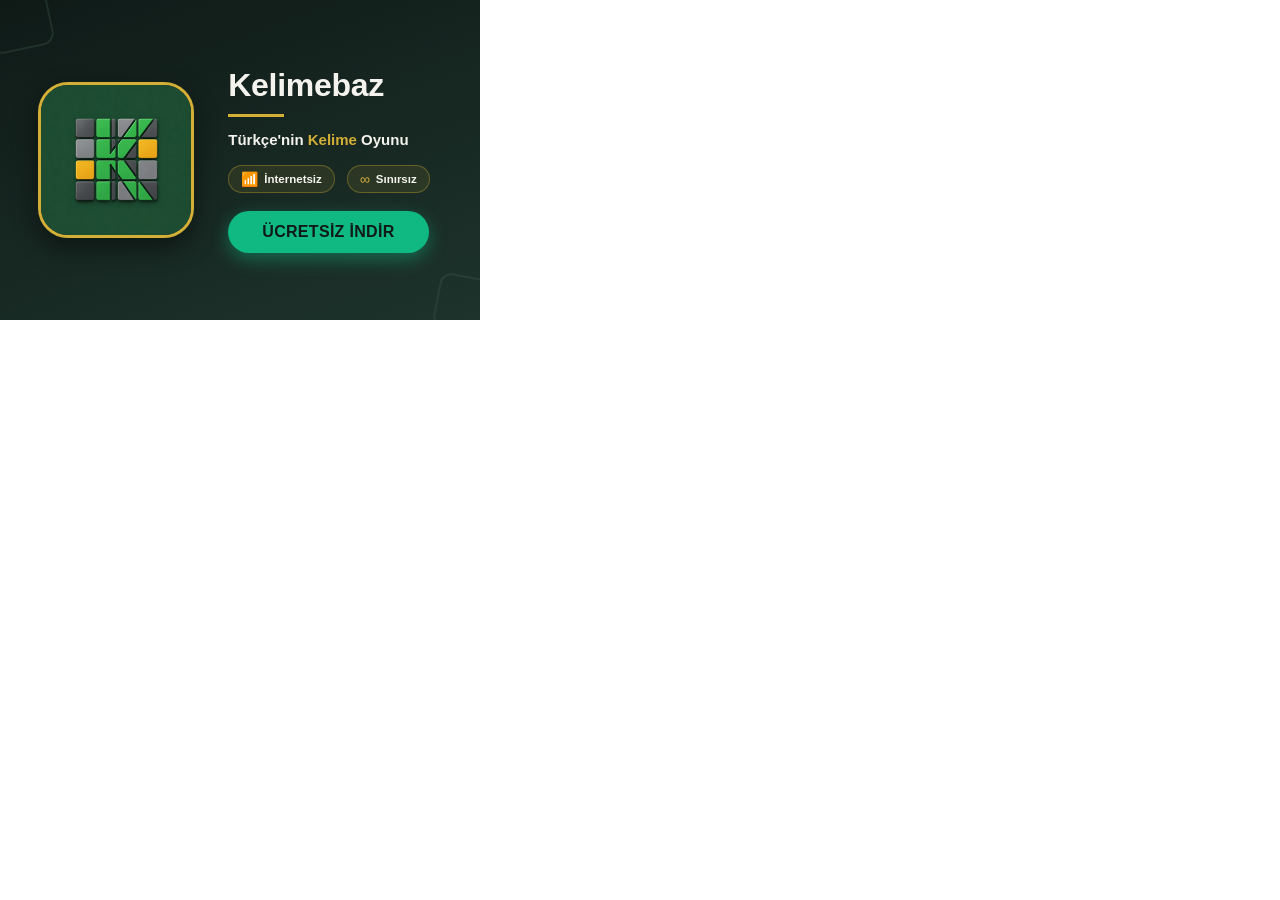
<file: kelimebaz/kelimebaz.html>
<!DOCTYPE html>
<html>
<head>
<meta charset="UTF-8">
<meta name="ad.size" content="width=480,height=320">
<title>Kelimebaz</title>
<style>
  html,body{margin:0;padding:0;width:480px;height:320px;overflow:hidden;
    font-family:Arial,Helvetica,sans-serif;}

  .banner{
    position:relative;
    width:480px;height:320px;
    background:linear-gradient(160deg,#0F1A17 0%,#1E332C 100%);
    cursor:pointer;
    box-sizing:border-box;
    display:flex;
    align-items:center;
    justify-content:center;
  }

  .deco{position:absolute;border:2px solid #3E5A50;border-radius:12px;opacity:.32;}
  .deco1{width:60px;height:60px;top:-14px;left:-14px;transform:rotate(-12deg);}
  .deco2{width:52px;height:52px;bottom:-12px;right:-12px;transform:rotate(11deg);}

  .icon-wrap{
    flex:none;
    width:150px;height:150px;
    border-radius:30px;
    border:3px solid #D4AF37;
    overflow:hidden;
    box-shadow:0 10px 26px rgba(0,0,0,.45);
    animation:breathe 2.2s ease-in-out infinite;
    margin-right:34px;
  }
  .icon-wrap img{width:100%;height:100%;display:block;}

  @keyframes breathe{
    0%,100%{transform:scale(1);}
    50%{transform:scale(1.07);}
  }

  .content{
    display:flex;
    flex-direction:column;
    align-items:flex-start;
  }

  .title{
    font-size:32px;
    font-weight:800;
    color:#F5F3EE;
    letter-spacing:-.3px;
  }

  .rule{width:56px;height:3px;background:#D4AF37;margin:10px 0 12px;border:none;}

  .tagline{
    font-size:15px;
    font-weight:700;
    color:#F5F3EE;
    line-height:1.5;
  }
  .tagline b{color:#D4AF37;}

  .features{
    display:flex;
    margin-top:14px;
  }
  .feature{
    display:flex;
    align-items:center;
    background:rgba(212,175,55,.10);
    border:1.5px solid rgba(212,175,55,.35);
    border-radius:999px;
    padding:5px 12px;
    margin-right:12px;
  }
  .feature .glyph{font-size:14px;color:#D4AF37;margin-right:6px;}
  .feature .lbl{font-size:11.5px;font-weight:700;color:#F5F3EE;}

  .cta{
    margin-top:18px;
    background:#10B981;
    color:#0F1A17;
    font-size:16px;
    font-weight:800;
    padding:12px 34px;
    border-radius:999px;
    box-shadow:0 6px 18px rgba(16,185,129,.45);
    letter-spacing:.3px;
  }
</style>
</head>
<body>
<script type="text/javascript">
  var clickTag = "https://play.google.com/store/apps/details?id=com.devfhm.kelimebaz";
</script>

<div class="banner" onclick="window.open(clickTag, '_blank');">
  <div class="deco deco1"></div>
  <div class="deco deco2"></div>

  <div class="icon-wrap">
    <img src="[data-uri]" alt="Kelimebaz">
  </div>

  <div class="content">
    <div class="title">Kelimebaz</div>
    <hr class="rule">
    <div class="tagline">Türkçe'nin <b>Kelime</b> Oyunu</div>
    <div class="features">
      <div class="feature"><span class="glyph">&#128246;</span><span class="lbl">İnternetsiz</span></div>
      <div class="feature"><span class="glyph">&#8734;</span><span class="lbl">Sınırsız</span></div>
    </div>
    <div class="cta">ÜCRETSİZ İNDİR</div>
  </div>
</div>
</body>
</html>
</file>
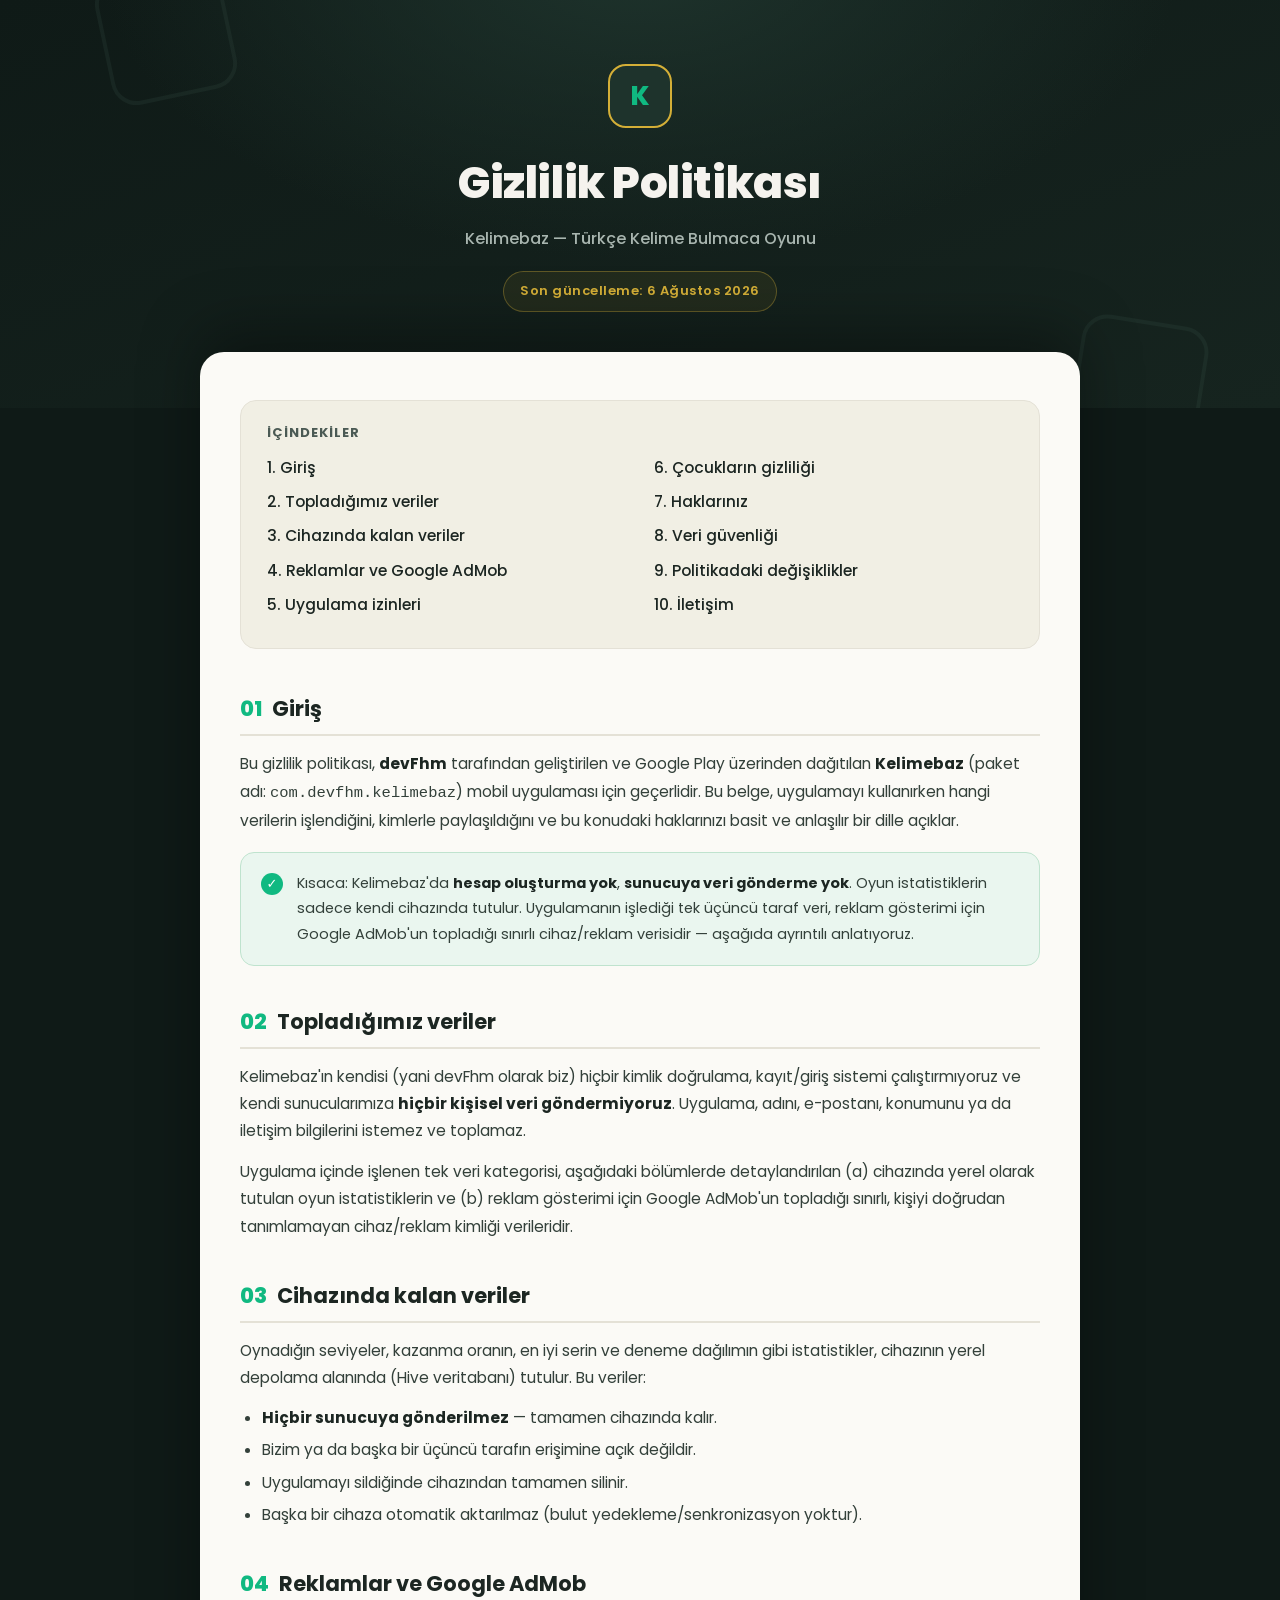
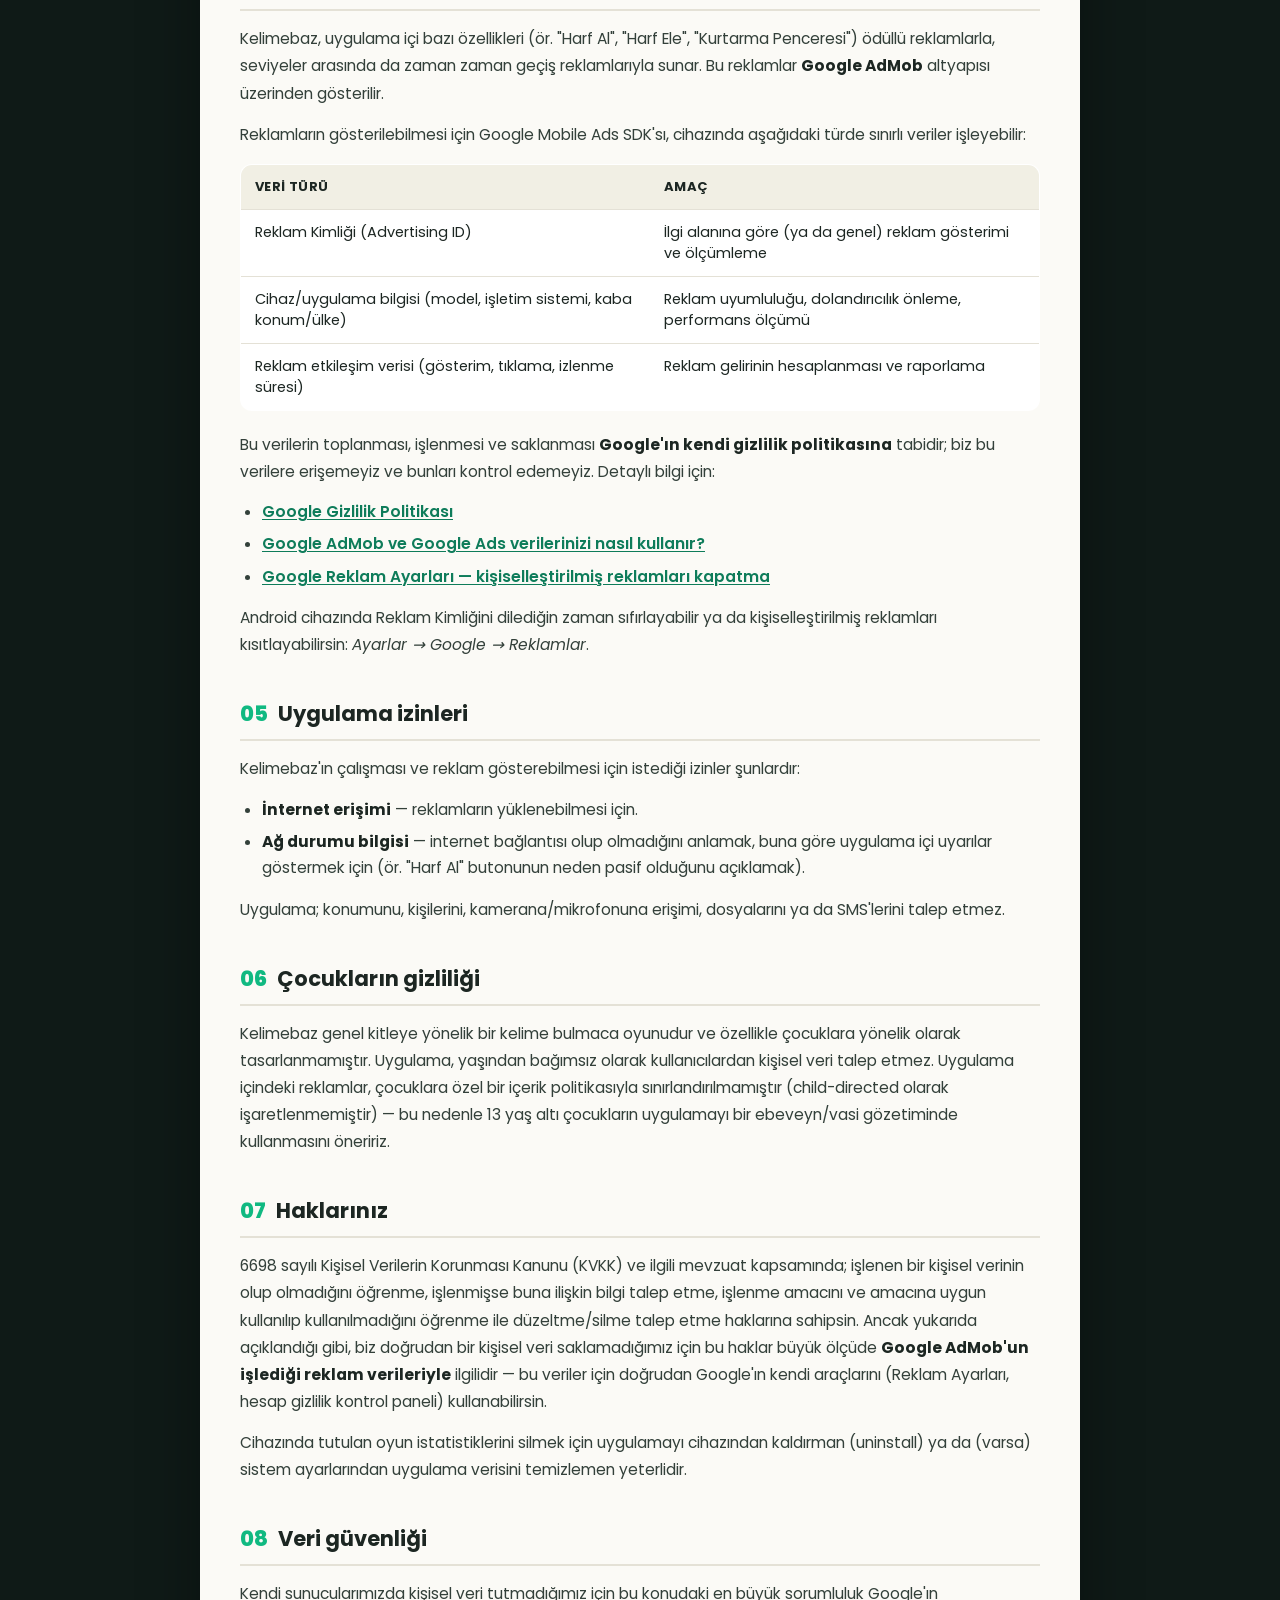
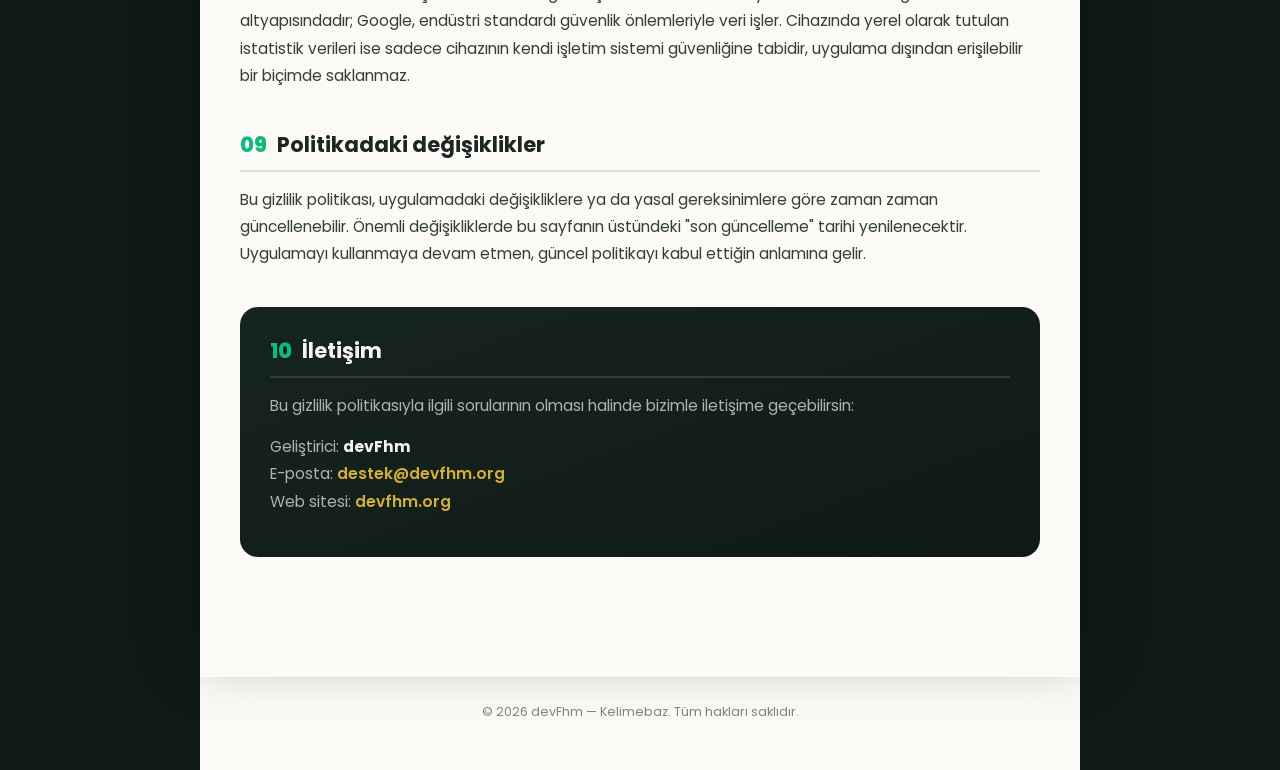
<file: kelimebaz/privacy-policy.html>
<!DOCTYPE html>
<html lang="tr">
<head>
<meta charset="UTF-8">
<meta name="viewport" content="width=device-width, initial-scale=1.0">
<title>Gizlilik Politikası — Kelimebaz</title>
<link rel="preconnect" href="https://fonts.googleapis.com">
<link rel="preconnect" href="https://fonts.gstatic.com" crossorigin>
<link href="https://fonts.googleapis.com/css2?family=Poppins:wght@400;500;600;700;800&display=swap" rel="stylesheet">
<style>
  :root{
    --bg:#0F1A17;
    --surface:#16241F;
    --surface-light:#1E332C;
    --emerald:#10B981;
    --gold:#D4AF37;
    --text-primary:#F5F3EE;
    --text-secondary:#A8B5AF;
    --tile-border:#3E5A50;
    --paper:#FBFAF6;
    --ink:#1C2622;
    --ink-soft:#4B5A54;
    --rule:#E4E1D6;
  }
  *{box-sizing:border-box;}
  html{scroll-behavior:smooth;}
  body{
    margin:0;
    font-family:'Poppins',system-ui,-apple-system,sans-serif;
    background:var(--bg);
    color:var(--ink);
  }

  /* ---------- Üst marka bandı ---------- */
  header.hero{
    position:relative;
    padding:64px 24px 96px;
    background:
      radial-gradient(ellipse 900px 500px at 50% -10%, var(--surface-light), transparent 60%),
      linear-gradient(160deg, var(--bg) 0%, var(--surface) 100%);
    text-align:center;
    overflow:hidden;
  }
  header.hero::before,
  header.hero::after{
    content:"";
    position:absolute;
    width:120px;height:120px;
    border:4px solid var(--tile-border);
    border-radius:26px;
    opacity:.18;
  }
  header.hero::before{ top:-30px; left:8%; transform:rotate(-12deg); }
  header.hero::after{ bottom:-40px; right:6%; transform:rotate(9deg); }

  .brand-mark{
    display:inline-flex;
    align-items:center;
    justify-content:center;
    width:64px;height:64px;
    border-radius:18px;
    background:var(--surface-light);
    border:2px solid var(--gold);
    margin-bottom:22px;
  }
  .brand-mark span{
    font-weight:800;
    font-size:26px;
    color:var(--emerald);
  }
  header.hero h1{
    margin:0 0 10px;
    font-size:clamp(28px,4.6vw,44px);
    font-weight:800;
    color:var(--text-primary);
    letter-spacing:-0.01em;
  }
  header.hero p.sub{
    margin:0;
    color:var(--text-secondary);
    font-size:16px;
    font-weight:500;
  }
  header.hero p.meta{
    margin:18px 0 0;
    display:inline-flex;
    gap:10px;
    align-items:center;
    font-size:13px;
    font-weight:600;
    letter-spacing:.04em;
    color:var(--gold);
    background:rgba(212,175,55,.08);
    border:1px solid rgba(212,175,55,.35);
    padding:8px 16px;
    border-radius:999px;
  }

  /* ---------- İçerik kağıdı ---------- */
  main{
    max-width:880px;
    margin:-56px auto 0;
    background:var(--paper);
    border-radius:24px 24px 0 0;
    padding:48px 40px 80px;
    box-shadow:0 -20px 60px rgba(0,0,0,.35);
    position:relative;
  }

  nav.toc{
    background:#F1EFE4;
    border:1px solid var(--rule);
    border-radius:16px;
    padding:22px 26px;
    margin:0 0 44px;
  }
  nav.toc h2{
    margin:0 0 12px;
    font-size:13px;
    letter-spacing:.08em;
    text-transform:uppercase;
    color:var(--ink-soft);
    font-weight:700;
  }
  nav.toc ol{
    margin:0;
    padding-left:20px;
    columns:2;
    column-gap:28px;
    font-size:14.5px;
  }
  nav.toc li{ margin-bottom:8px; break-inside:avoid; }
  nav.toc a{
    color:var(--ink);
    text-decoration:none;
    font-weight:500;
  }
  nav.toc a:hover{ color:var(--emerald); text-decoration:underline; }

  section{ margin-bottom:40px; scroll-margin-top:24px; }
  section h2{
    display:flex;
    align-items:baseline;
    gap:10px;
    font-size:21px;
    font-weight:700;
    color:var(--ink);
    margin:0 0 14px;
    padding-bottom:10px;
    border-bottom:2px solid var(--rule);
  }
  section h2 .num{
    color:var(--emerald);
    font-variant-numeric:tabular-nums;
    font-weight:800;
  }
  section h3{
    font-size:16px;
    font-weight:700;
    margin:20px 0 8px;
    color:var(--ink);
  }
  p{
    line-height:1.75;
    font-size:15.5px;
    color:#33403A;
    margin:0 0 14px;
  }
  ul{ margin:0 0 14px; padding-left:22px; }
  li{ line-height:1.7; font-size:15.5px; color:#33403A; margin-bottom:6px; }
  strong{ color:var(--ink); font-weight:700; }
  a.link{ color:#0E7C5A; font-weight:600; text-decoration:underline; text-underline-offset:2px; }

  table.data-table{
    width:100%;
    border-collapse:collapse;
    margin:16px 0 20px;
    font-size:14.5px;
    background:#fff;
    border:1px solid var(--rule);
    border-radius:12px;
    overflow:hidden;
  }
  table.data-table th, table.data-table td{
    text-align:left;
    padding:12px 14px;
    border-bottom:1px solid var(--rule);
    vertical-align:top;
  }
  table.data-table th{
    background:#F1EFE4;
    font-weight:700;
    color:var(--ink);
    font-size:13px;
    text-transform:uppercase;
    letter-spacing:.03em;
  }
  table.data-table tr:last-child td{ border-bottom:none; }

  .callout{
    display:flex;
    gap:14px;
    background:#EAF6EF;
    border:1px solid #BFE3CE;
    border-radius:14px;
    padding:18px 20px;
    margin:18px 0;
  }
  .callout .dot{
    flex:none;
    width:22px;height:22px;
    border-radius:50%;
    background:var(--emerald);
    color:#fff;
    display:flex;align-items:center;justify-content:center;
    font-size:13px;font-weight:800;
    margin-top:2px;
  }
  .callout p{ margin:0; font-size:14.5px; }

  .contact-card{
    background:linear-gradient(160deg, var(--surface) 0%, var(--bg) 100%);
    border-radius:18px;
    padding:28px 30px;
    color:var(--text-primary);
  }
  .contact-card h2{
    color:var(--text-primary);
    border-bottom-color:rgba(255,255,255,.12);
  }
  .contact-card p{ color:var(--text-secondary); }
  .contact-card a{ color:var(--gold); font-weight:600; text-decoration:none; }
  .contact-card a:hover{ text-decoration:underline; }

  footer{
    max-width:880px;
    margin:0 auto;
    padding:26px 40px 50px;
    background:var(--paper);
    text-align:center;
    font-size:12.5px;
    color:#7C877F;
  }

  @media (max-width:640px){
    header.hero{ padding:48px 20px 80px; }
    main{ padding:34px 22px 60px; border-radius:20px 20px 0 0; }
    nav.toc ol{ columns:1; }
    section h2{ font-size:18.5px; }
  }

  @media print{
    header.hero{ background:none; padding:20px 0; }
    header.hero::before, header.hero::after{ display:none; }
    main{ box-shadow:none; margin:0; }
    nav.toc{ display:none; }
  }
</style>
</head>
<body>

<header class="hero">
  <div class="brand-mark"><span>K</span></div>
  <h1>Gizlilik Politikası</h1>
  <p class="sub">Kelimebaz — Türkçe Kelime Bulmaca Oyunu</p>
  <p class="meta">Son güncelleme: 6 Ağustos 2026</p>
</header>

<main>

  <nav class="toc" aria-label="İçindekiler">
    <h2>İçindekiler</h2>
    <ul style="list-style:none; margin:0; padding:0; columns:2; column-gap:28px; font-size:14.5px;">
      <li style="margin-bottom:8px; break-inside:avoid;"><a href="#giris">1. Giriş</a></li>
      <li style="margin-bottom:8px; break-inside:avoid;"><a href="#toplanan-veri">2. Topladığımız veriler</a></li>
      <li style="margin-bottom:8px; break-inside:avoid;"><a href="#yerel-veri">3. Cihazında kalan veriler</a></li>
      <li style="margin-bottom:8px; break-inside:avoid;"><a href="#reklamlar">4. Reklamlar ve Google AdMob</a></li>
      <li style="margin-bottom:8px; break-inside:avoid;"><a href="#izinler">5. Uygulama izinleri</a></li>
      <li style="margin-bottom:8px; break-inside:avoid;"><a href="#cocuklar">6. Çocukların gizliliği</a></li>
      <li style="margin-bottom:8px; break-inside:avoid;"><a href="#haklarin">7. Haklarınız</a></li>
      <li style="margin-bottom:8px; break-inside:avoid;"><a href="#guvenlik">8. Veri güvenliği</a></li>
      <li style="margin-bottom:8px; break-inside:avoid;"><a href="#degisiklikler">9. Politikadaki değişiklikler</a></li>
      <li style="margin-bottom:8px; break-inside:avoid;"><a href="#iletisim">10. İletişim</a></li>
    </ul>
  </nav>

  <section id="giris">
    <h2><span class="num">01</span> Giriş</h2>
    <p>
      Bu gizlilik politikası, <strong>devFhm</strong> tarafından geliştirilen ve Google Play
      üzerinden dağıtılan <strong>Kelimebaz</strong> (paket adı: <code>com.devfhm.kelimebaz</code>)
      mobil uygulaması için geçerlidir. Bu belge, uygulamayı kullanırken hangi verilerin
      işlendiğini, kimlerle paylaşıldığını ve bu konudaki haklarınızı basit ve anlaşılır bir
      dille açıklar.
    </p>
    <div class="callout">
      <div class="dot">✓</div>
      <p>
        Kısaca: Kelimebaz'da <strong>hesap oluşturma yok</strong>, <strong>sunucuya veri
        gönderme yok</strong>. Oyun istatistiklerin sadece kendi cihazında tutulur. Uygulamanın
        işlediği tek üçüncü taraf veri, reklam gösterimi için Google AdMob'un topladığı sınırlı
        cihaz/reklam verisidir — aşağıda ayrıntılı anlatıyoruz.
      </p>
    </div>
  </section>

  <section id="toplanan-veri">
    <h2><span class="num">02</span> Topladığımız veriler</h2>
    <p>
      Kelimebaz'ın kendisi (yani devFhm olarak biz) hiçbir kimlik doğrulama, kayıt/giriş sistemi
      çalıştırmıyoruz ve kendi sunucularımıza <strong>hiçbir kişisel veri göndermiyoruz</strong>.
      Uygulama, adını, e-postanı, konumunu ya da iletişim bilgilerini istemez ve toplamaz.
    </p>
    <p>
      Uygulama içinde işlenen tek veri kategorisi, aşağıdaki bölümlerde detaylandırılan
      (a) cihazında yerel olarak tutulan oyun istatistiklerin ve (b) reklam gösterimi için
      Google AdMob'un topladığı sınırlı, kişiyi doğrudan tanımlamayan cihaz/reklam kimliği
      verileridir.
    </p>
  </section>

  <section id="yerel-veri">
    <h2><span class="num">03</span> Cihazında kalan veriler</h2>
    <p>
      Oynadığın seviyeler, kazanma oranın, en iyi serin ve deneme dağılımın gibi istatistikler,
      cihazının yerel depolama alanında (Hive veritabanı) tutulur. Bu veriler:
    </p>
    <ul>
      <li><strong>Hiçbir sunucuya gönderilmez</strong> — tamamen cihazında kalır.</li>
      <li>Bizim ya da başka bir üçüncü tarafın erişimine açık değildir.</li>
      <li>Uygulamayı sildiğinde cihazından tamamen silinir.</li>
      <li>Başka bir cihaza otomatik aktarılmaz (bulut yedekleme/senkronizasyon yoktur).</li>
    </ul>
  </section>

  <section id="reklamlar">
    <h2><span class="num">04</span> Reklamlar ve Google AdMob</h2>
    <p>
      Kelimebaz, uygulama içi bazı özellikleri (ör. "Harf Al", "Harf Ele", "Kurtarma
      Penceresi") ödüllü reklamlarla, seviyeler arasında da zaman zaman geçiş reklamlarıyla
      sunar. Bu reklamlar <strong>Google AdMob</strong> altyapısı üzerinden gösterilir.
    </p>
    <p>
      Reklamların gösterilebilmesi için Google Mobile Ads SDK'sı, cihazında aşağıdaki türde
      sınırlı veriler işleyebilir:
    </p>
    <table class="data-table">
      <thead>
        <tr><th>Veri türü</th><th>Amaç</th></tr>
      </thead>
      <tbody>
        <tr>
          <td>Reklam Kimliği (Advertising ID)</td>
          <td>İlgi alanına göre (ya da genel) reklam gösterimi ve ölçümleme</td>
        </tr>
        <tr>
          <td>Cihaz/uygulama bilgisi (model, işletim sistemi, kaba konum/ülke)</td>
          <td>Reklam uyumluluğu, dolandırıcılık önleme, performans ölçümü</td>
        </tr>
        <tr>
          <td>Reklam etkileşim verisi (gösterim, tıklama, izlenme süresi)</td>
          <td>Reklam gelirinin hesaplanması ve raporlama</td>
        </tr>
      </tbody>
    </table>
    <p>
      Bu verilerin toplanması, işlenmesi ve saklanması <strong>Google'ın kendi gizlilik
      politikasına</strong> tabidir; biz bu verilere erişemeyiz ve bunları kontrol edemeyiz.
      Detaylı bilgi için:
    </p>
    <ul>
      <li>
        <a class="link" href="https://policies.google.com/privacy" target="_blank" rel="noopener">
          Google Gizlilik Politikası
        </a>
      </li>
      <li>
        <a class="link" href="https://support.google.com/admob/answer/6128543" target="_blank" rel="noopener">
          Google AdMob ve Google Ads verilerinizi nasıl kullanır?
        </a>
      </li>
      <li>
        <a class="link" href="https://adssettings.google.com" target="_blank" rel="noopener">
          Google Reklam Ayarları — kişiselleştirilmiş reklamları kapatma
        </a>
      </li>
    </ul>
    <p>
      Android cihazında Reklam Kimliğini dilediğin zaman sıfırlayabilir ya da
      kişiselleştirilmiş reklamları kısıtlayabilirsin: <em>Ayarlar → Google → Reklamlar</em>.
    </p>
  </section>

  <section id="izinler">
    <h2><span class="num">05</span> Uygulama izinleri</h2>
    <p>Kelimebaz'ın çalışması ve reklam gösterebilmesi için istediği izinler şunlardır:</p>
    <ul>
      <li><strong>İnternet erişimi</strong> — reklamların yüklenebilmesi için.</li>
      <li><strong>Ağ durumu bilgisi</strong> — internet bağlantısı olup olmadığını anlamak,
        buna göre uygulama içi uyarılar göstermek için (ör. "Harf Al" butonunun neden pasif
        olduğunu açıklamak).</li>
    </ul>
    <p>
      Uygulama; konumunu, kişilerini, kamerana/mikrofonuna erişimi, dosyalarını ya da SMS'lerini
      talep etmez.
    </p>
  </section>

  <section id="cocuklar">
    <h2><span class="num">06</span> Çocukların gizliliği</h2>
    <p>
      Kelimebaz genel kitleye yönelik bir kelime bulmaca oyunudur ve özellikle çocuklara
      yönelik olarak tasarlanmamıştır. Uygulama, yaşından bağımsız olarak kullanıcılardan
      kişisel veri talep etmez. Uygulama içindeki reklamlar, çocuklara özel bir içerik
      politikasıyla sınırlandırılmamıştır (child-directed olarak işaretlenmemiştir) — bu
      nedenle 13 yaş altı çocukların uygulamayı bir ebeveyn/vasi gözetiminde kullanmasını
      öneririz.
    </p>
  </section>

  <section id="haklarin">
    <h2><span class="num">07</span> Haklarınız</h2>
    <p>
      6698 sayılı Kişisel Verilerin Korunması Kanunu (KVKK) ve ilgili mevzuat kapsamında;
      işlenen bir kişisel verinin olup olmadığını öğrenme, işlenmişse buna ilişkin bilgi
      talep etme, işlenme amacını ve amacına uygun kullanılıp kullanılmadığını öğrenme ile
      düzeltme/silme talep etme haklarına sahipsin. Ancak yukarıda açıklandığı gibi,
      biz doğrudan bir kişisel veri saklamadığımız için bu haklar büyük ölçüde
      <strong>Google AdMob'un işlediği reklam verileriyle</strong> ilgilidir — bu veriler için
      doğrudan Google'ın kendi araçlarını (Reklam Ayarları, hesap gizlilik kontrol paneli)
      kullanabilirsin.
    </p>
    <p>
      Cihazında tutulan oyun istatistiklerini silmek için uygulamayı cihazından kaldırman
      (uninstall) ya da (varsa) sistem ayarlarından uygulama verisini temizlemen yeterlidir.
    </p>
  </section>

  <section id="guvenlik">
    <h2><span class="num">08</span> Veri güvenliği</h2>
    <p>
      Kendi sunucularımızda kişisel veri tutmadığımız için bu konudaki en büyük sorumluluk
      Google'ın altyapısındadır; Google, endüstri standardı güvenlik önlemleriyle veri
      işler. Cihazında yerel olarak tutulan istatistik verileri ise sadece cihazının kendi
      işletim sistemi güvenliğine tabidir, uygulama dışından erişilebilir bir biçimde
      saklanmaz.
    </p>
  </section>

  <section id="degisiklikler">
    <h2><span class="num">09</span> Politikadaki değişiklikler</h2>
    <p>
      Bu gizlilik politikası, uygulamadaki değişikliklere ya da yasal gereksinimlere göre
      zaman zaman güncellenebilir. Önemli değişikliklerde bu sayfanın üstündeki "son
      güncelleme" tarihi yenilenecektir. Uygulamayı kullanmaya devam etmen, güncel politikayı
      kabul ettiğin anlamına gelir.
    </p>
  </section>

  <section id="iletisim" class="contact-card">
    <h2><span class="num">10</span> İletişim</h2>
    <p>
      Bu gizlilik politikasıyla ilgili sorularının olması halinde bizimle iletişime
      geçebilirsin:
    </p>
    <p>
      Geliştirici: <strong style="color:var(--text-primary)">devFhm</strong><br>
      E-posta: <a href="mailto:destek@devfhm.org">destek@devfhm.org</a><br>
      Web sitesi: <a href="https://devfhm.org" target="_blank" rel="noopener">devfhm.org</a>
    </p>
  </section>

</main>

<footer>
  © 2026 devFhm — Kelimebaz. Tüm hakları saklıdır.
</footer>

</body>
</html>
</file>
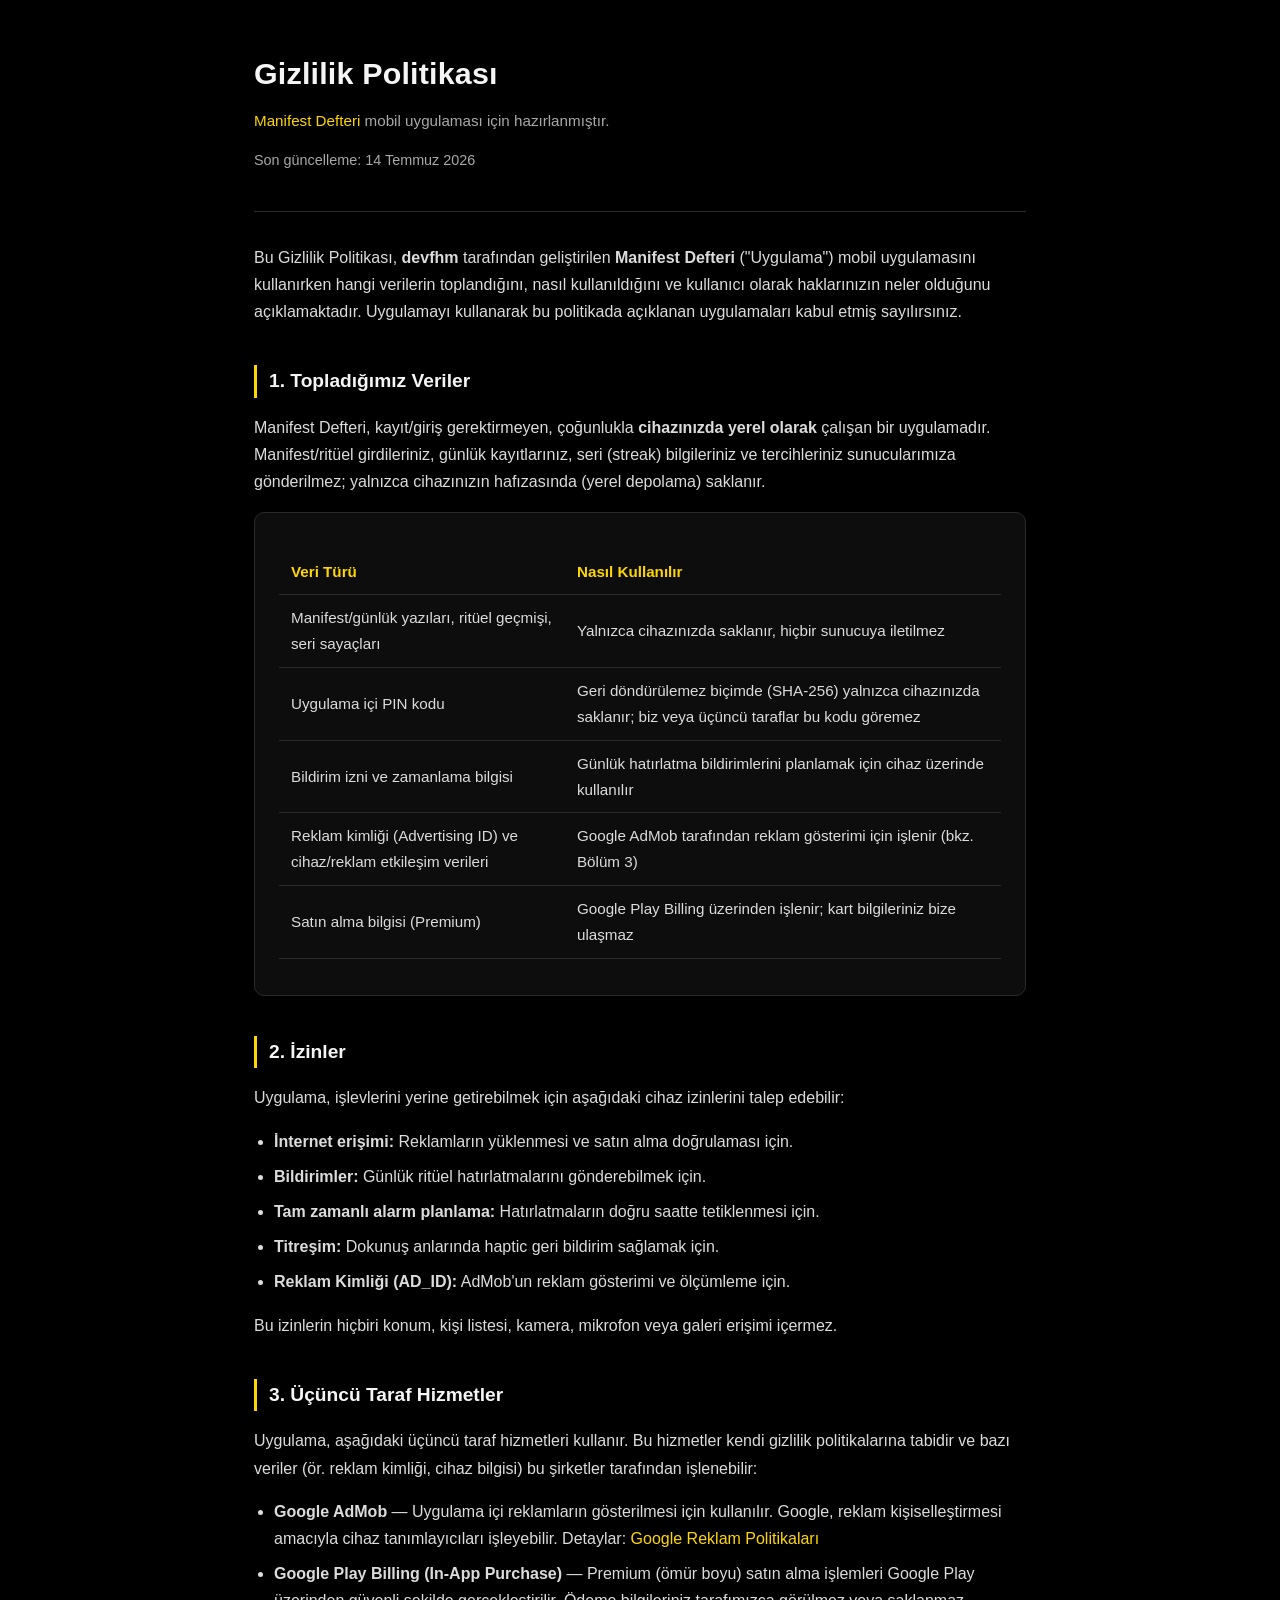
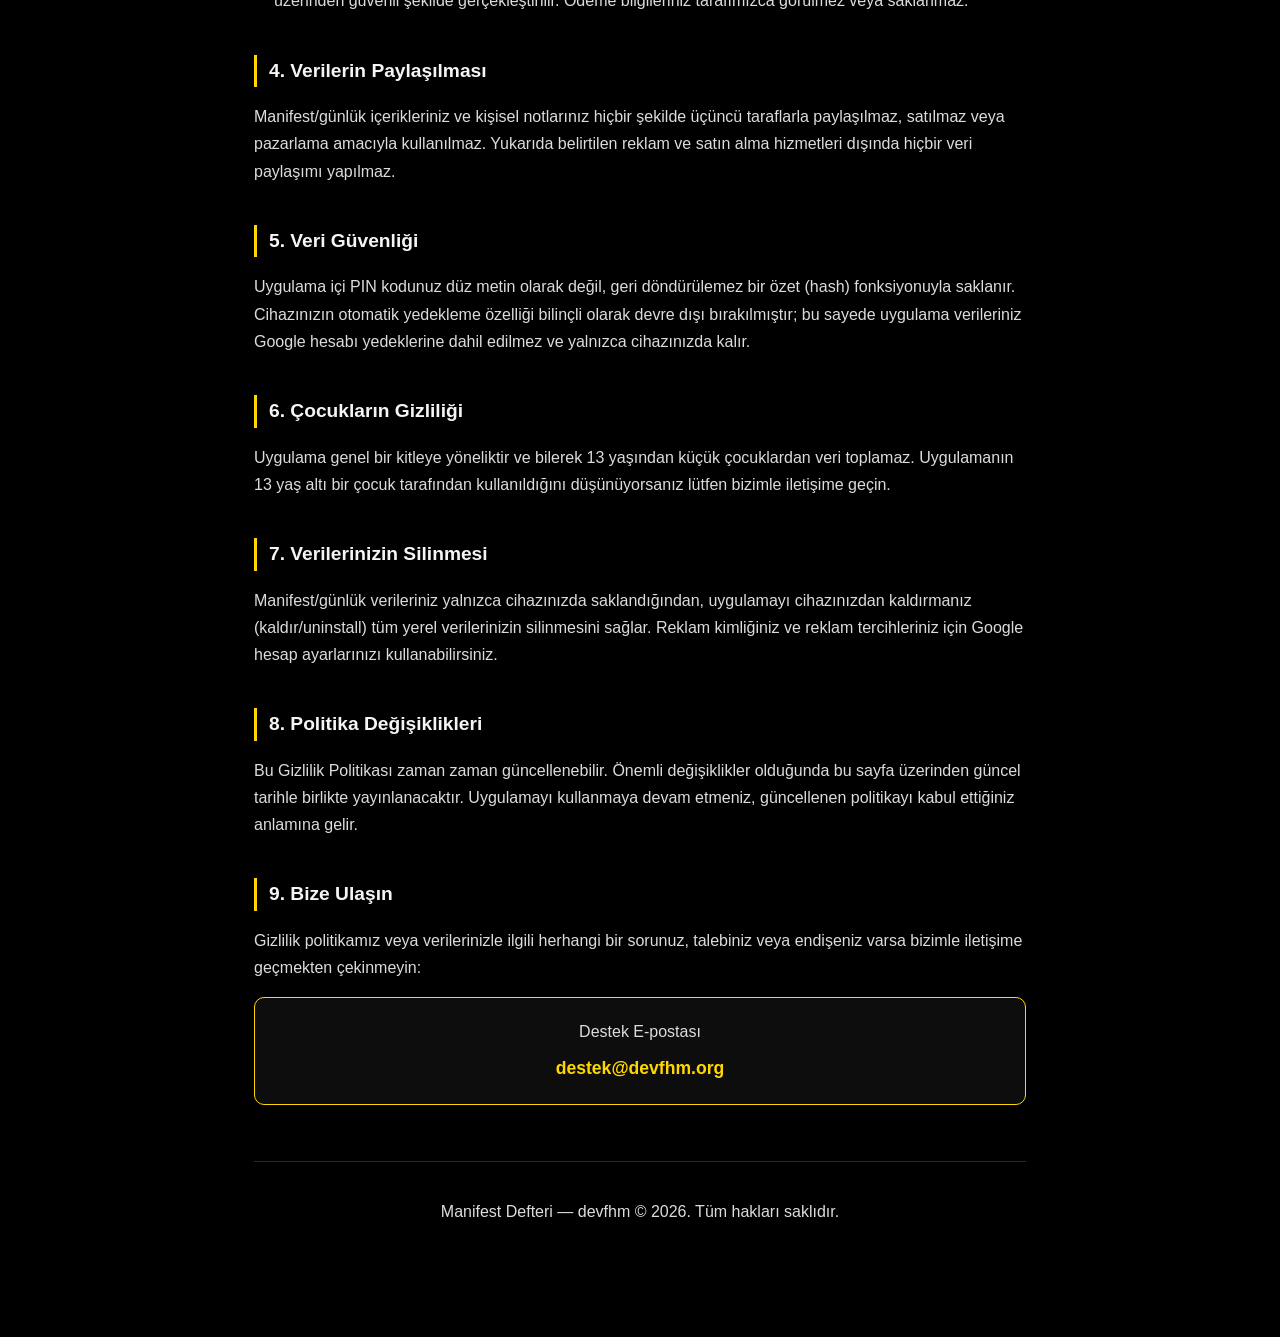
<file: manifestdefteri/privacy-policy.html>
<!DOCTYPE html>
<html lang="tr">
<head>
<meta charset="UTF-8">
<meta name="viewport" content="width=device-width, initial-scale=1.0">
<title>Gizlilik Politikası — Manifest Defteri</title>
<style>
  :root {
    --bg: #000000;
    --fg: #f5f5f5;
    --muted: #a8a8a8;
    --accent: #FFD700;
    --line: #2a2a2a;
    --card: #0d0d0d;
  }
  * { box-sizing: border-box; }
  body {
    background: var(--bg);
    color: var(--fg);
    font-family: -apple-system, BlinkMacSystemFont, "Segoe UI", Roboto, Helvetica, Arial, sans-serif;
    line-height: 1.7;
    margin: 0;
    padding: 0;
  }
  .wrapper {
    max-width: 820px;
    margin: 0 auto;
    padding: 48px 24px 96px;
  }
  header {
    border-bottom: 1px solid var(--line);
    padding-bottom: 24px;
    margin-bottom: 32px;
  }
  h1 {
    font-size: 1.9rem;
    margin: 0 0 8px;
    color: var(--fg);
    letter-spacing: 0.2px;
  }
  .subtitle {
    color: var(--muted);
    font-size: 0.95rem;
    margin: 0;
  }
  .accent {
    color: var(--accent);
  }
  h2 {
    font-size: 1.2rem;
    margin-top: 40px;
    margin-bottom: 12px;
    color: var(--fg);
    border-left: 3px solid var(--accent);
    padding-left: 12px;
  }
  p, li {
    color: #dcdcdc;
    font-size: 1rem;
  }
  ul {
    padding-left: 20px;
  }
  li {
    margin-bottom: 8px;
  }
  .card {
    background: var(--card);
    border: 1px solid var(--line);
    border-radius: 10px;
    padding: 20px 24px;
    margin: 16px 0;
  }
  table {
    width: 100%;
    border-collapse: collapse;
    margin: 16px 0;
  }
  th, td {
    text-align: left;
    padding: 10px 12px;
    border-bottom: 1px solid var(--line);
    font-size: 0.95rem;
  }
  th {
    color: var(--accent);
    font-weight: 600;
  }
  td {
    color: #dcdcdc;
  }
  a {
    color: var(--accent);
    text-decoration: none;
  }
  a:hover {
    text-decoration: underline;
  }
  .contact-box {
    background: var(--card);
    border: 1px solid var(--accent);
    border-radius: 10px;
    padding: 20px 24px;
    margin-top: 16px;
    text-align: center;
  }
  .contact-box a {
    font-size: 1.1rem;
    font-weight: 600;
  }
  footer {
    margin-top: 56px;
    padding-top: 20px;
    border-top: 1px solid var(--line);
    color: var(--muted);
    font-size: 0.85rem;
    text-align: center;
  }
  .updated {
    color: var(--muted);
    font-size: 0.9rem;
  }
</style>
</head>
<body>
<div class="wrapper">

  <header>
    <h1>Gizlilik Politikası</h1>
    <p class="subtitle"><span class="accent">Manifest Defteri</span> mobil uygulaması için hazırlanmıştır.</p>
    <p class="updated">Son güncelleme: 14 Temmuz 2026</p>
  </header>

  <p>
    Bu Gizlilik Politikası, <strong>devfhm</strong> tarafından geliştirilen
    <strong>Manifest Defteri</strong> ("Uygulama") mobil uygulamasını kullanırken
    hangi verilerin toplandığını, nasıl kullanıldığını ve kullanıcı olarak
    haklarınızın neler olduğunu açıklamaktadır. Uygulamayı kullanarak bu politikada
    açıklanan uygulamaları kabul etmiş sayılırsınız.
  </p>

  <h2>1. Topladığımız Veriler</h2>
  <p>
    Manifest Defteri, kayıt/giriş gerektirmeyen, çoğunlukla <strong>cihazınızda yerel olarak</strong>
    çalışan bir uygulamadır. Manifest/ritüel girdileriniz, günlük kayıtlarınız,
    seri (streak) bilgileriniz ve tercihleriniz sunucularımıza gönderilmez;
    yalnızca cihazınızın hafızasında (yerel depolama) saklanır.
  </p>
  <div class="card">
    <table>
      <tr><th>Veri Türü</th><th>Nasıl Kullanılır</th></tr>
      <tr>
        <td>Manifest/günlük yazıları, ritüel geçmişi, seri sayaçları</td>
        <td>Yalnızca cihazınızda saklanır, hiçbir sunucuya iletilmez</td>
      </tr>
      <tr>
        <td>Uygulama içi PIN kodu</td>
        <td>Geri döndürülemez biçimde (SHA-256) yalnızca cihazınızda saklanır; biz veya üçüncü taraflar bu kodu göremez</td>
      </tr>
      <tr>
        <td>Bildirim izni ve zamanlama bilgisi</td>
        <td>Günlük hatırlatma bildirimlerini planlamak için cihaz üzerinde kullanılır</td>
      </tr>
      <tr>
        <td>Reklam kimliği (Advertising ID) ve cihaz/reklam etkileşim verileri</td>
        <td>Google AdMob tarafından reklam gösterimi için işlenir (bkz. Bölüm 3)</td>
      </tr>
      <tr>
        <td>Satın alma bilgisi (Premium)</td>
        <td>Google Play Billing üzerinden işlenir; kart bilgileriniz bize ulaşmaz</td>
      </tr>
    </table>
  </div>

  <h2>2. İzinler</h2>
  <p>Uygulama, işlevlerini yerine getirebilmek için aşağıdaki cihaz izinlerini talep edebilir:</p>
  <ul>
    <li><strong>İnternet erişimi:</strong> Reklamların yüklenmesi ve satın alma doğrulaması için.</li>
    <li><strong>Bildirimler:</strong> Günlük ritüel hatırlatmalarını gönderebilmek için.</li>
    <li><strong>Tam zamanlı alarm planlama:</strong> Hatırlatmaların doğru saatte tetiklenmesi için.</li>
    <li><strong>Titreşim:</strong> Dokunuş anlarında haptic geri bildirim sağlamak için.</li>
    <li><strong>Reklam Kimliği (AD_ID):</strong> AdMob'un reklam gösterimi ve ölçümleme için.</li>
  </ul>
  <p>Bu izinlerin hiçbiri konum, kişi listesi, kamera, mikrofon veya galeri erişimi içermez.</p>

  <h2>3. Üçüncü Taraf Hizmetler</h2>
  <p>Uygulama, aşağıdaki üçüncü taraf hizmetleri kullanır. Bu hizmetler kendi gizlilik
  politikalarına tabidir ve bazı veriler (ör. reklam kimliği, cihaz bilgisi) bu şirketler
  tarafından işlenebilir:</p>
  <ul>
    <li>
      <strong>Google AdMob</strong> — Uygulama içi reklamların gösterilmesi için kullanılır.
      Google, reklam kişiselleştirmesi amacıyla cihaz tanımlayıcıları işleyebilir.
      Detaylar: <a href="https://policies.google.com/technologies/ads" target="_blank" rel="noopener">Google Reklam Politikaları</a>
    </li>
    <li>
      <strong>Google Play Billing (In-App Purchase)</strong> — Premium (ömür boyu) satın
      alma işlemleri Google Play üzerinden güvenli şekilde gerçekleştirilir. Ödeme
      bilgileriniz tarafımızca görülmez veya saklanmaz.
    </li>
  </ul>

  <h2>4. Verilerin Paylaşılması</h2>
  <p>
    Manifest/günlük içerikleriniz ve kişisel notlarınız hiçbir şekilde üçüncü
    taraflarla paylaşılmaz, satılmaz veya pazarlama amacıyla kullanılmaz. Yukarıda
    belirtilen reklam ve satın alma hizmetleri dışında hiçbir veri paylaşımı yapılmaz.
  </p>

  <h2>5. Veri Güvenliği</h2>
  <p>
    Uygulama içi PIN kodunuz düz metin olarak değil, geri döndürülemez bir özet
    (hash) fonksiyonuyla saklanır. Cihazınızın otomatik yedekleme özelliği bilinçli
    olarak devre dışı bırakılmıştır; bu sayede uygulama verileriniz Google hesabı
    yedeklerine dahil edilmez ve yalnızca cihazınızda kalır.
  </p>

  <h2>6. Çocukların Gizliliği</h2>
  <p>
    Uygulama genel bir kitleye yöneliktir ve bilerek 13 yaşından küçük çocuklardan
    veri toplamaz. Uygulamanın 13 yaş altı bir çocuk tarafından kullanıldığını
    düşünüyorsanız lütfen bizimle iletişime geçin.
  </p>

  <h2>7. Verilerinizin Silinmesi</h2>
  <p>
    Manifest/günlük verileriniz yalnızca cihazınızda saklandığından, uygulamayı
    cihazınızdan kaldırmanız (kaldır/uninstall) tüm yerel verilerinizin silinmesini
    sağlar. Reklam kimliğiniz ve reklam tercihleriniz için Google hesap ayarlarınızı
    kullanabilirsiniz.
  </p>

  <h2>8. Politika Değişiklikleri</h2>
  <p>
    Bu Gizlilik Politikası zaman zaman güncellenebilir. Önemli değişiklikler
    olduğunda bu sayfa üzerinden güncel tarihle birlikte yayınlanacaktır. Uygulamayı
    kullanmaya devam etmeniz, güncellenen politikayı kabul ettiğiniz anlamına gelir.
  </p>

  <h2>9. Bize Ulaşın</h2>
  <p>Gizlilik politikamız veya verilerinizle ilgili herhangi bir sorunuz, talebiniz
  veya endişeniz varsa bizimle iletişime geçmekten çekinmeyin:</p>
  <div class="contact-box">
    <p style="margin:0 0 8px 0; color:#dcdcdc;">Destek E-postası</p>
    <a href="mailto:destek@devfhm.org">destek@devfhm.org</a>
  </div>

  <footer>
    <p>Manifest Defteri — devfhm &copy; 2026. Tüm hakları saklıdır.</p>
  </footer>

</div>
</body>
</html>
</file>
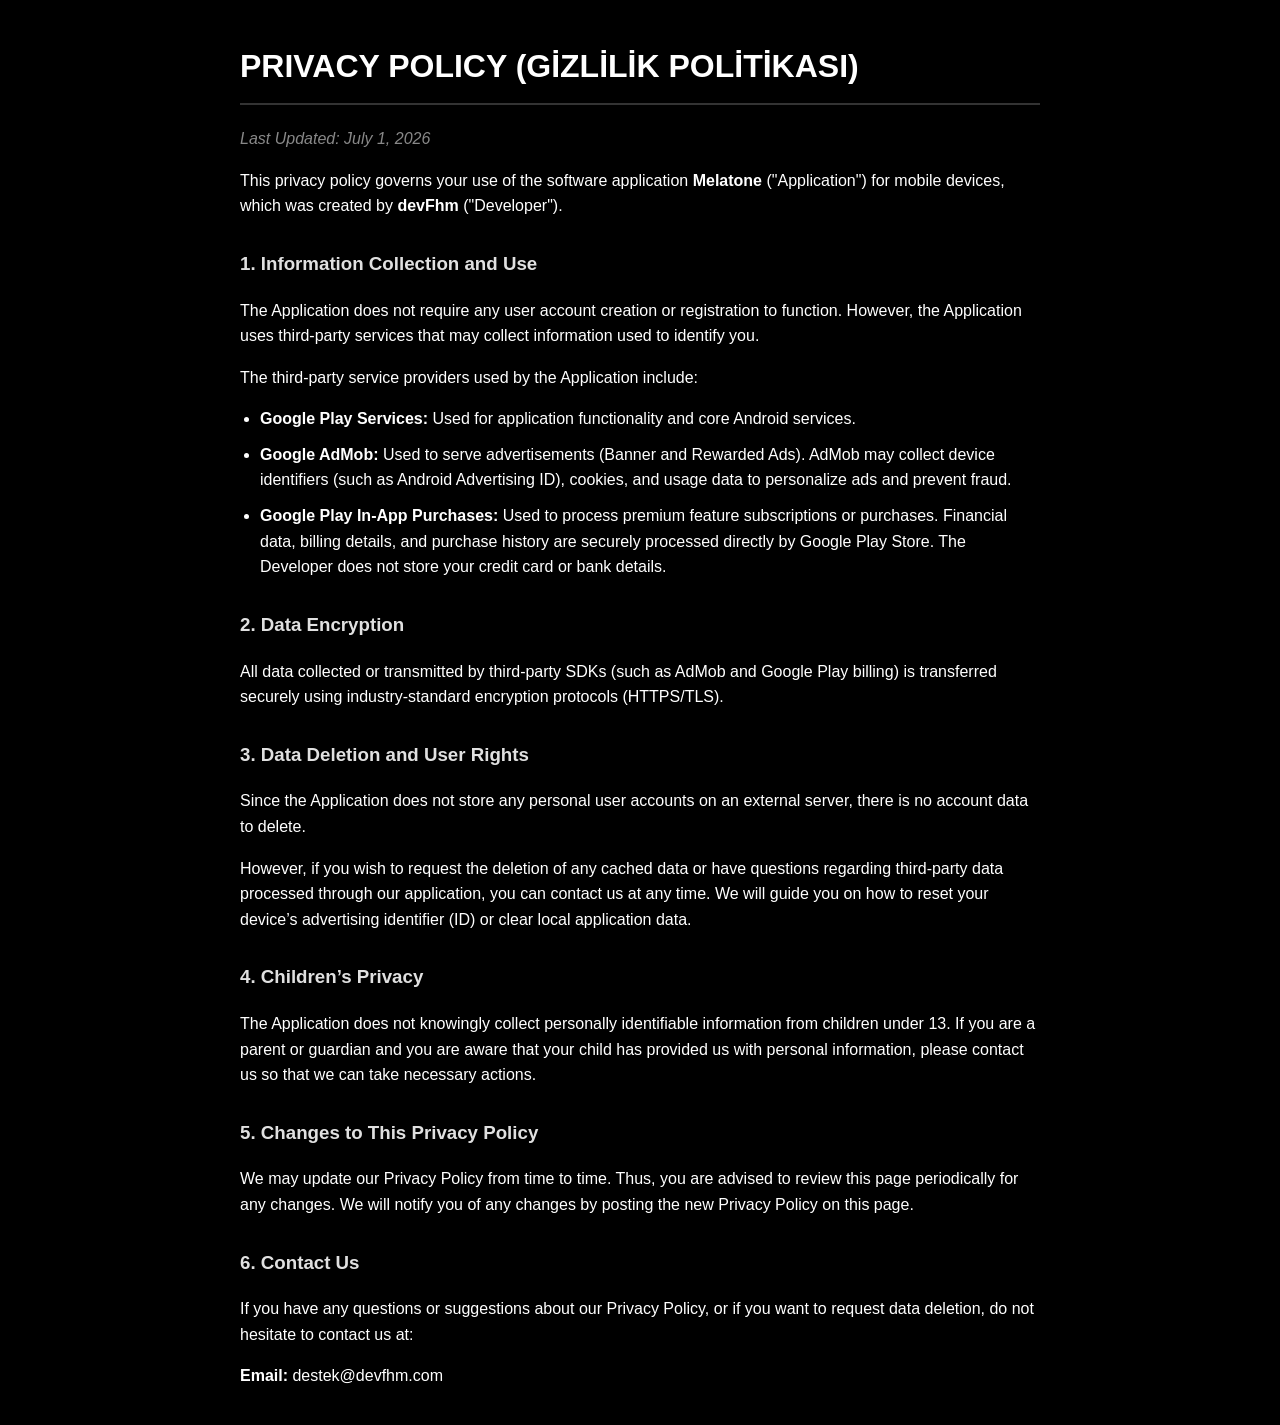
<file: melatone/privacy-policy.html>
<!DOCTYPE html>
<html lang="en">
<head>
    <meta charset="UTF-8">
    <meta name="viewport" content="width=device-width, initial-scale=1.0">
    <title>Privacy Policy - Melatone</title>
    <style>
        body {
            background-color: #000000;
            color: #ffffff;
            font-family: -apple-system, BlinkMacSystemFont, "Segoe UI", Roboto, Helvetica, Arial, sans-serif;
            line-height: 1.6;
            padding: 20px;
            max-width: 800px;
            margin: 0 auto;
        }
        h1 {
            color: #ffffff;
            border-bottom: 2px solid #333333;
            padding-bottom: 10px;
        }
        h3 {
            color: #e0e0e0;
            margin-top: 30px;
        }
        ul {
            padding-left: 20px;
        }
        li {
            margin-bottom: 10px;
        }
        .date {
            color: #888888;
            font-style: italic;
        }
    </style>
</head>
<body>

    <h1>PRIVACY POLICY (GİZLİLİK POLİTİKASI)</h1>
    <p class="date">Last Updated: July 1, 2026</p>

    <p>This privacy policy governs your use of the software application <strong>Melatone</strong> ("Application") for mobile devices, which was created by <strong>devFhm</strong> ("Developer").</p>

    <h3>1. Information Collection and Use</h3>
    <p>The Application does not require any user account creation or registration to function. However, the Application uses third-party services that may collect information used to identify you.</p>
    <p>The third-party service providers used by the Application include:</p>
    <ul>
        <li><strong>Google Play Services:</strong> Used for application functionality and core Android services.</li>
        <li><strong>Google AdMob:</strong> Used to serve advertisements (Banner and Rewarded Ads). AdMob may collect device identifiers (such as Android Advertising ID), cookies, and usage data to personalize ads and prevent fraud.</li>
        <li><strong>Google Play In-App Purchases:</strong> Used to process premium feature subscriptions or purchases. Financial data, billing details, and purchase history are securely processed directly by Google Play Store. The Developer does not store your credit card or bank details.</li>
    </ul>

    <h3>2. Data Encryption</h3>
    <p>All data collected or transmitted by third-party SDKs (such as AdMob and Google Play billing) is transferred securely using industry-standard encryption protocols (HTTPS/TLS).</p>

    <h3>3. Data Deletion and User Rights</h3>
    <p>Since the Application does not store any personal user accounts on an external server, there is no account data to delete.</p>
    <p>However, if you wish to request the deletion of any cached data or have questions regarding third-party data processed through our application, you can contact us at any time. We will guide you on how to reset your device’s advertising identifier (ID) or clear local application data.</p>

    <h3>4. Children’s Privacy</h3>
    <p>The Application does not knowingly collect personally identifiable information from children under 13. If you are a parent or guardian and you are aware that your child has provided us with personal information, please contact us so that we can take necessary actions.</p>

    <h3>5. Changes to This Privacy Policy</h3>
    <p>We may update our Privacy Policy from time to time. Thus, you are advised to review this page periodically for any changes. We will notify you of any changes by posting the new Privacy Policy on this page.</p>

    <h3>6. Contact Us</h3>
    <p>If you have any questions or suggestions about our Privacy Policy, or if you want to request data deletion, do not hesitate to contact us at:</p>
    <p><strong>Email:</strong> destek@devfhm.com</p>

</body>
</html>
</file>
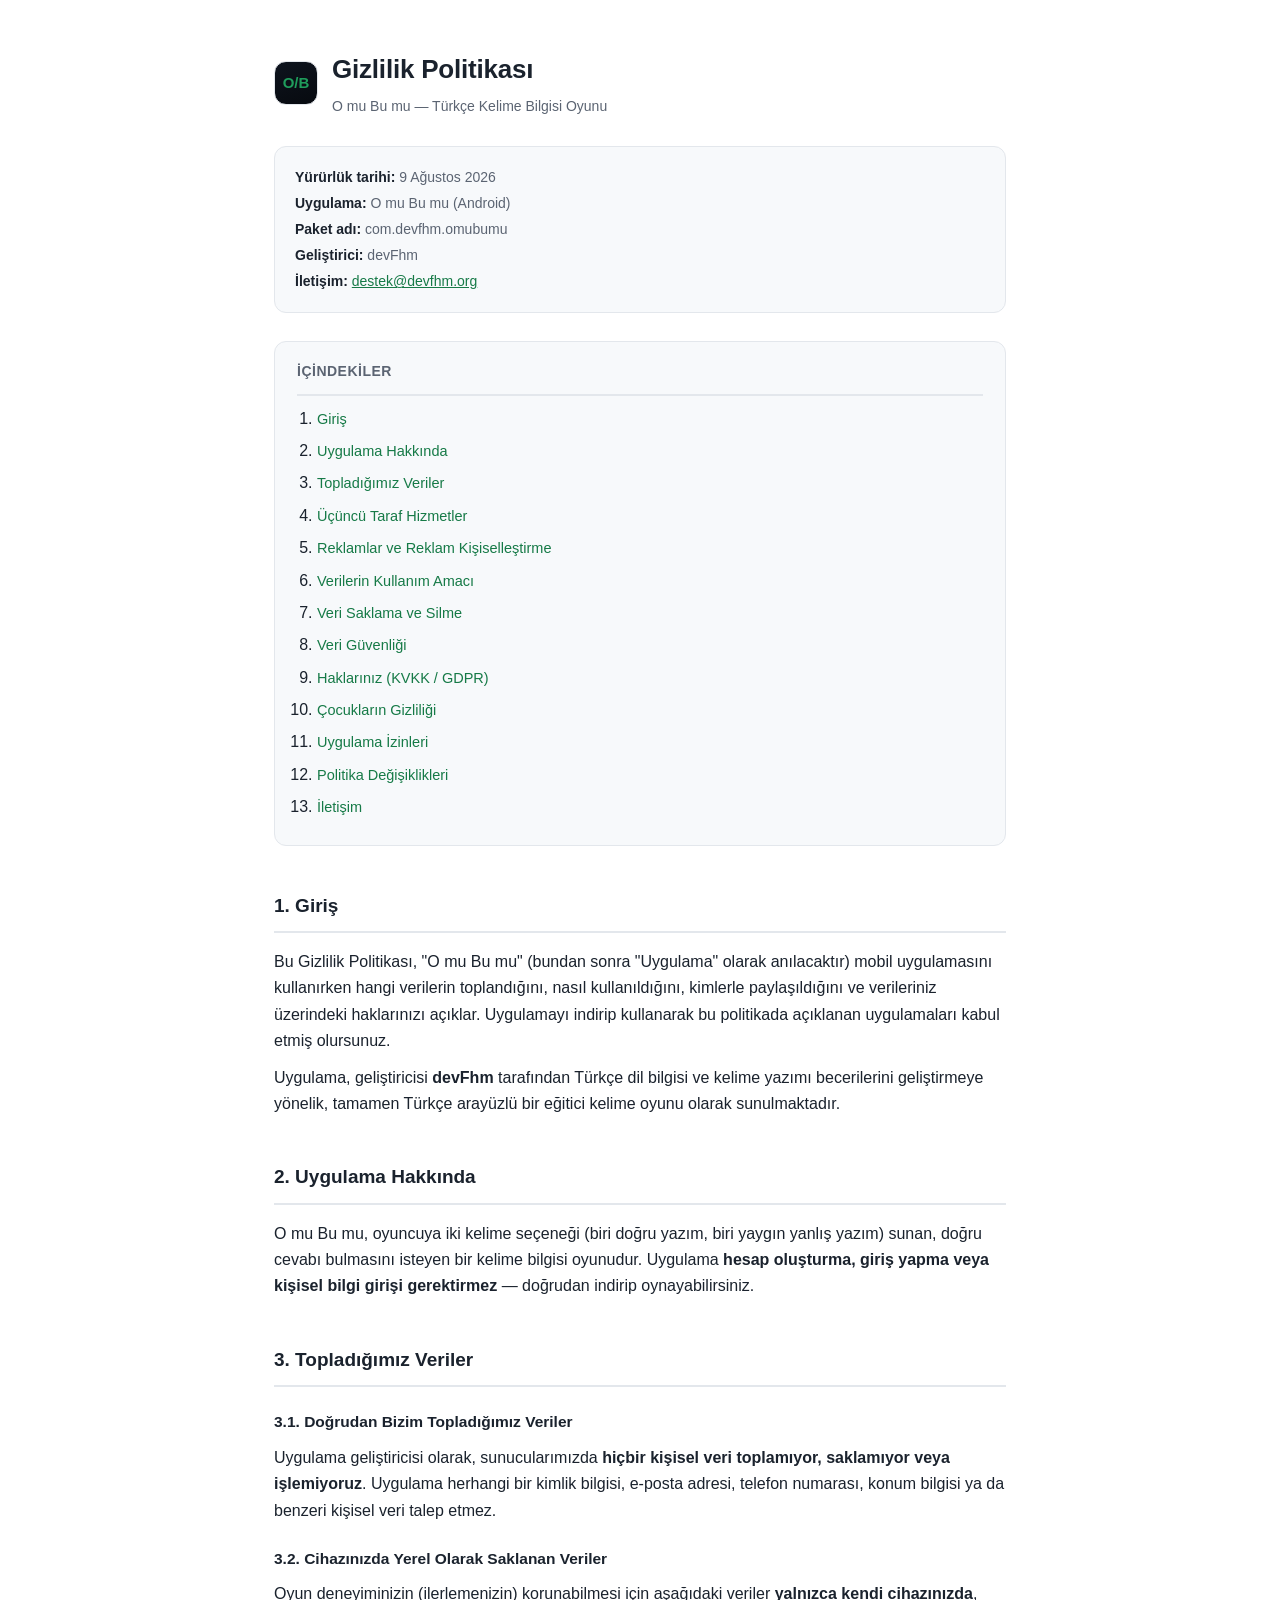
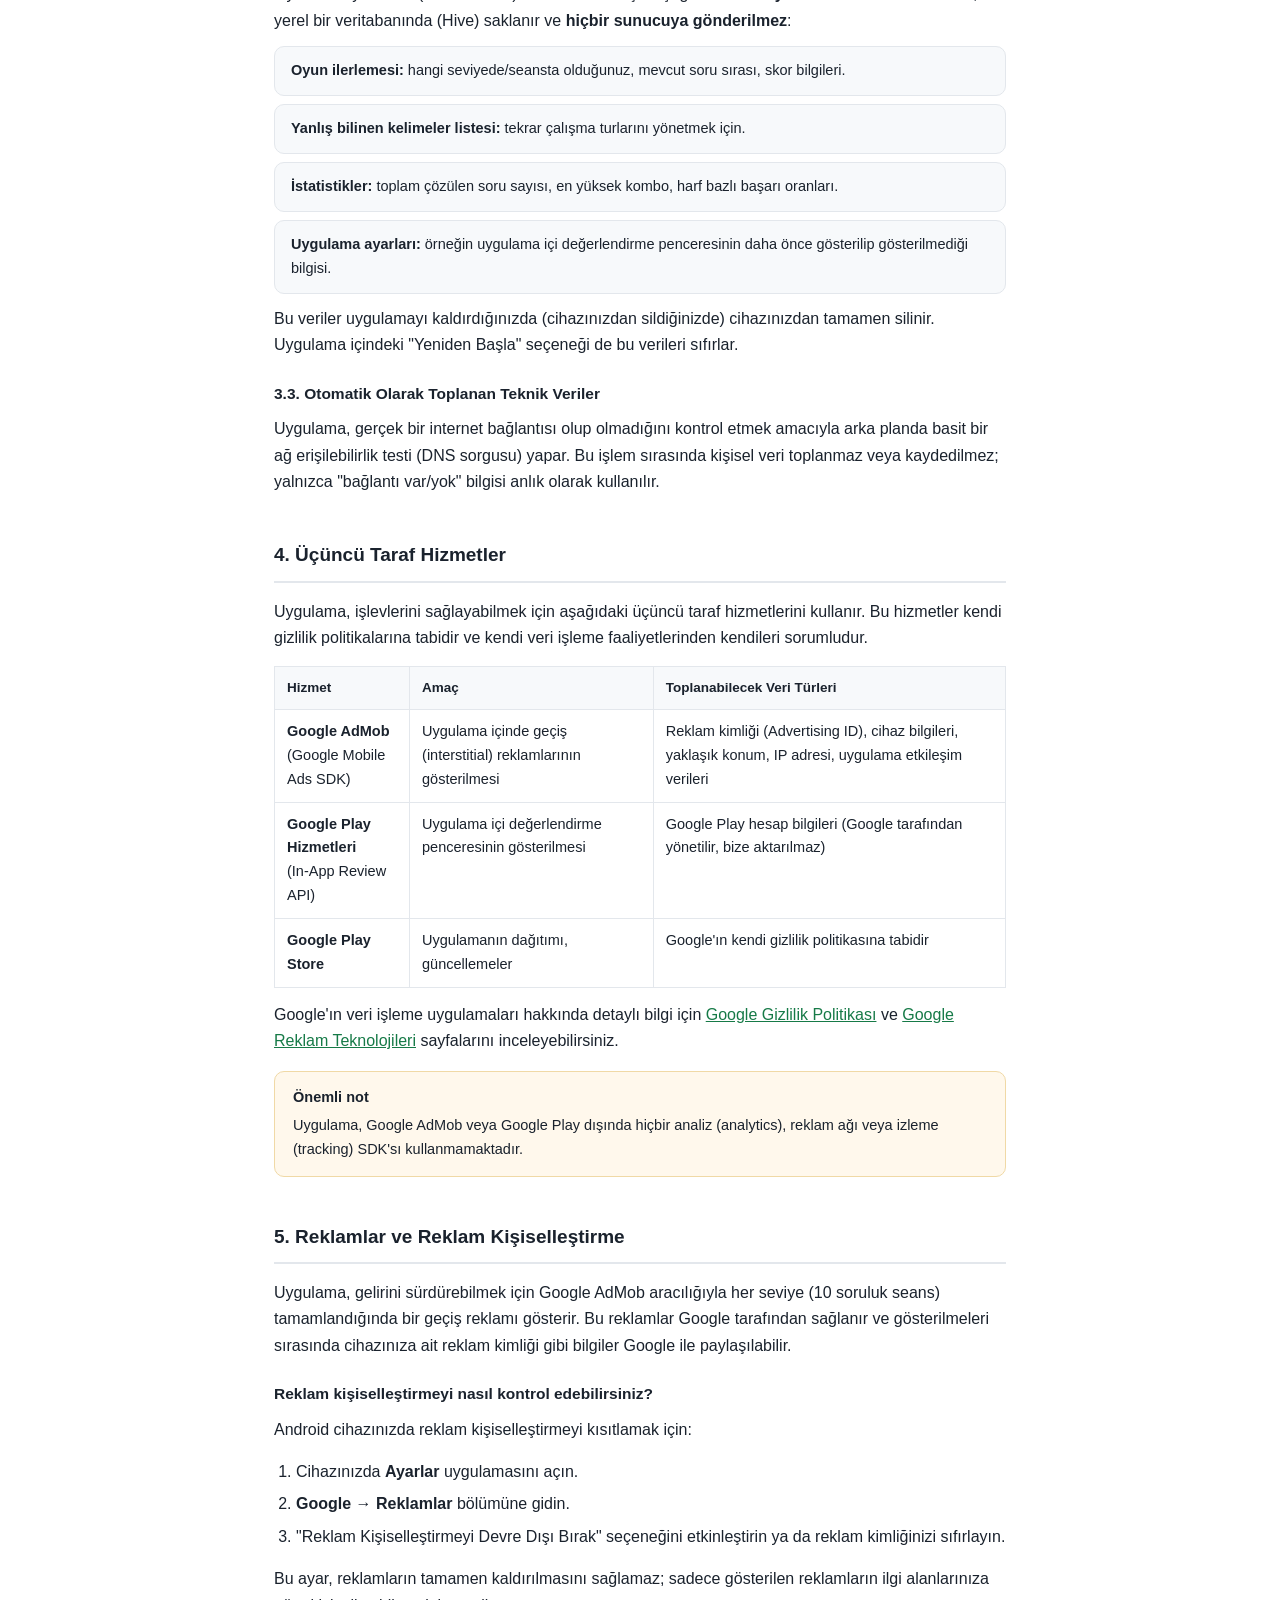
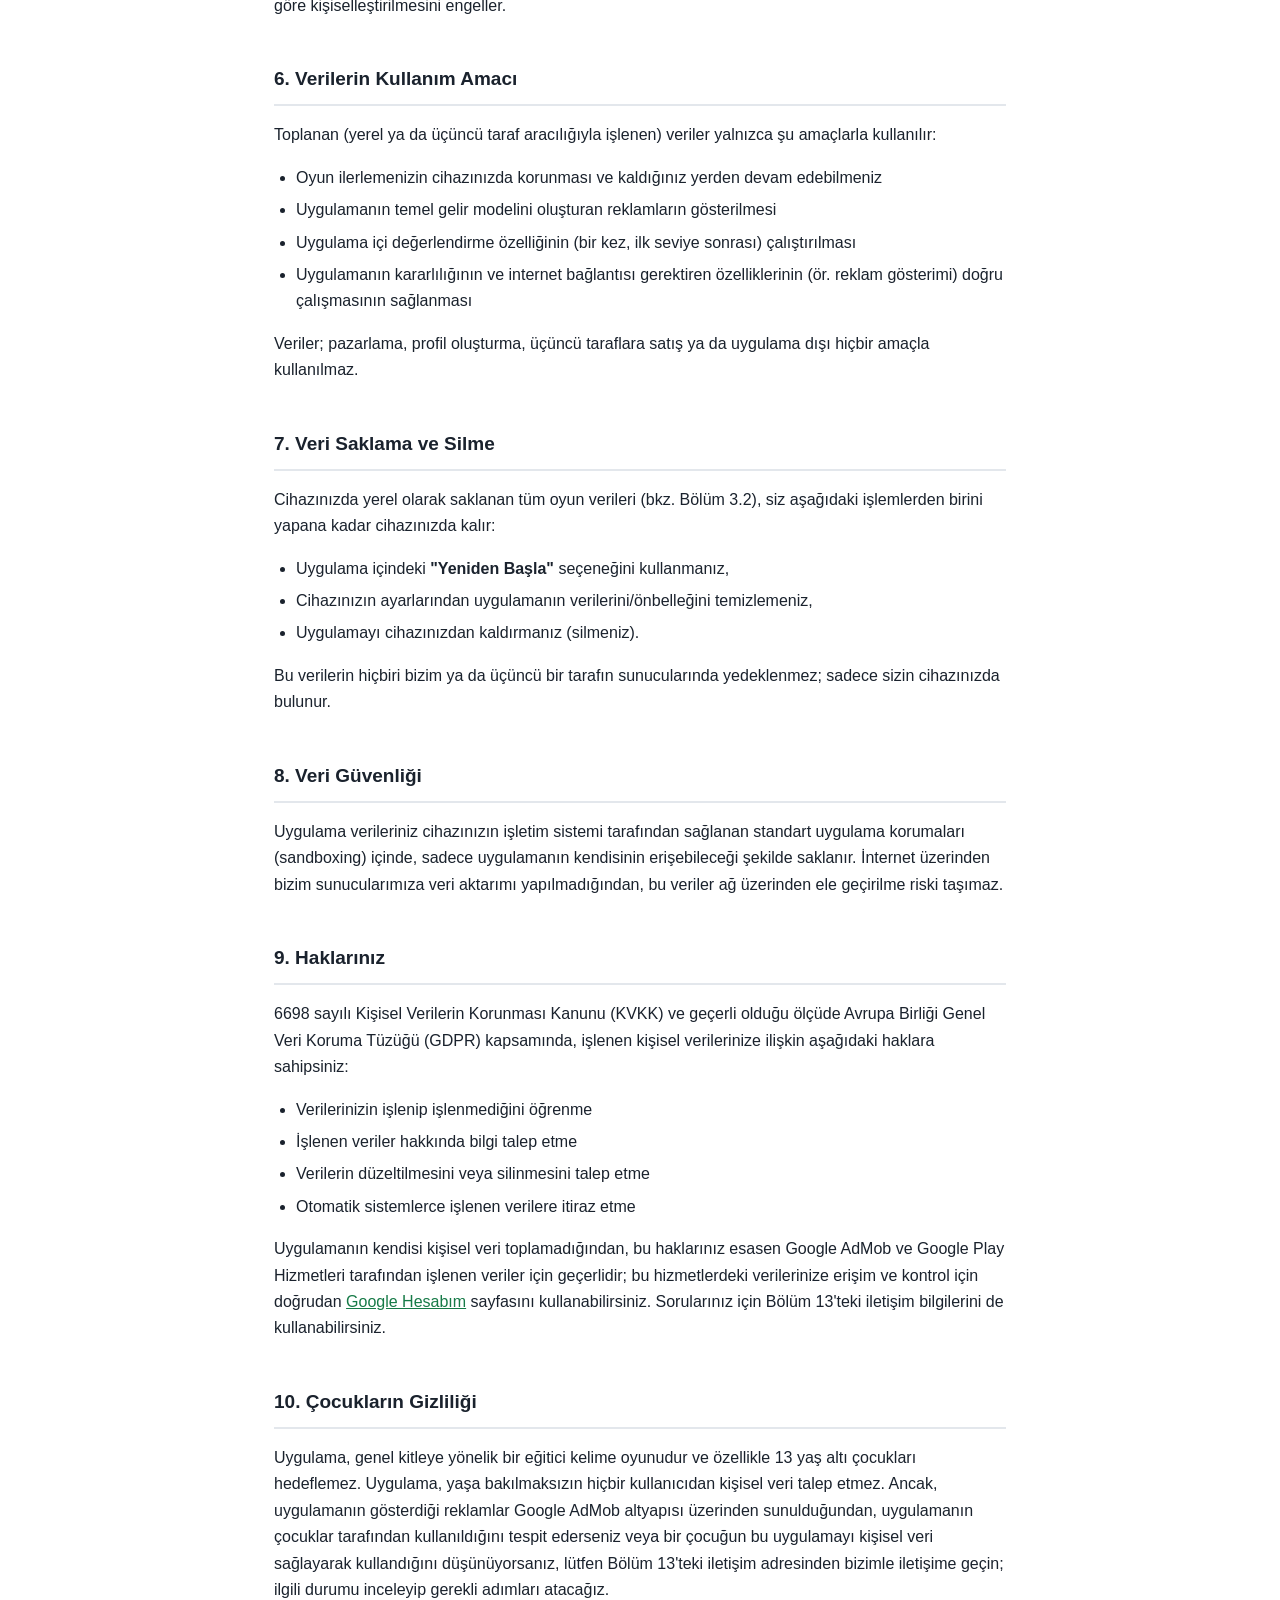
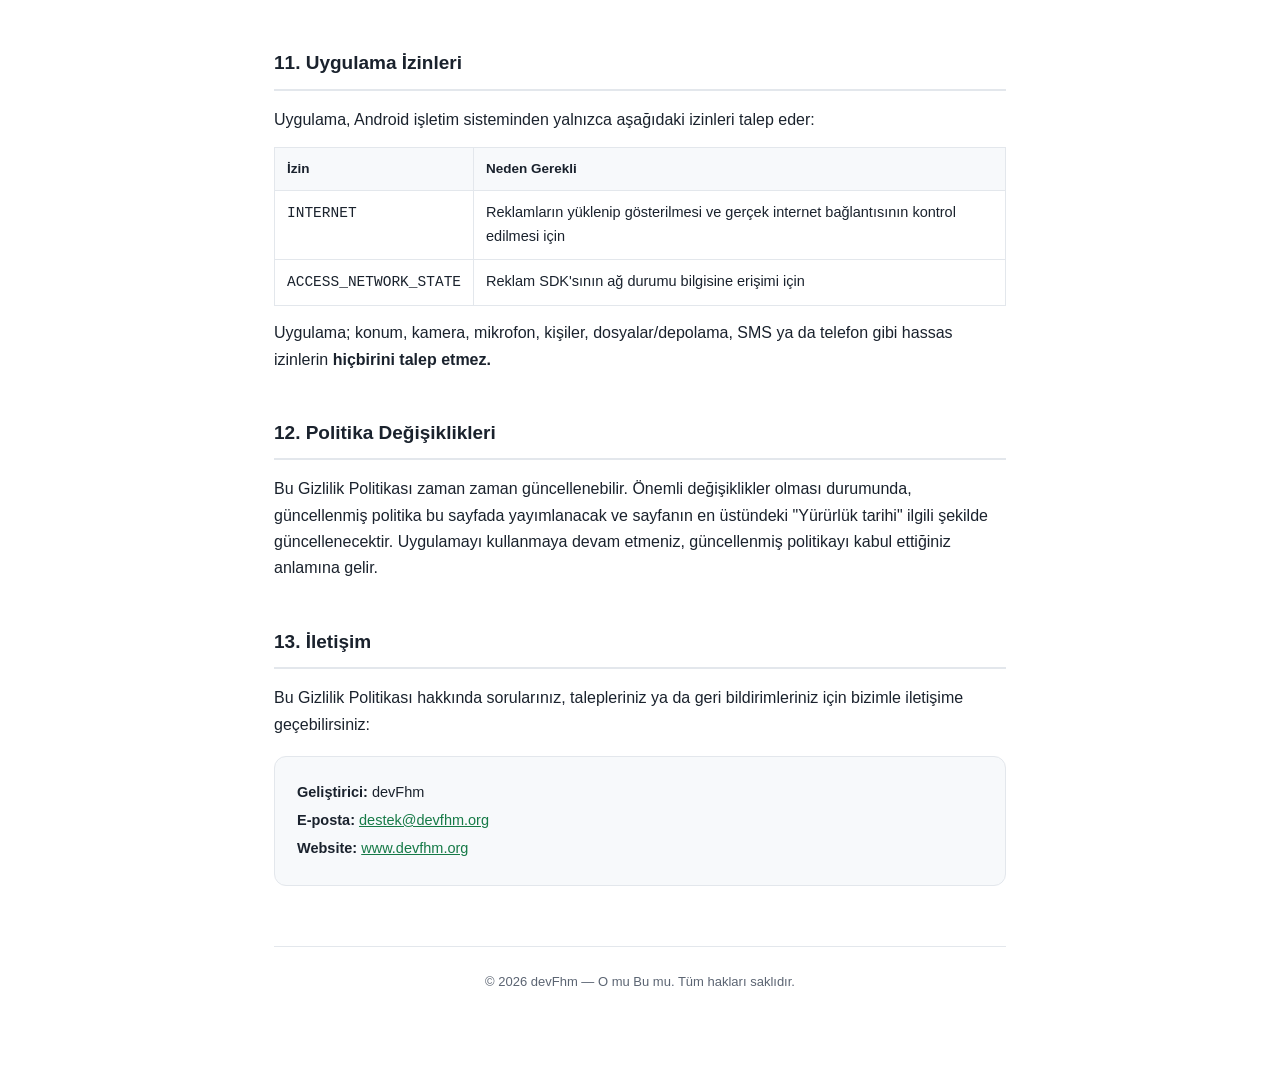
<file: omubumu/privacy-policy.html>
<!DOCTYPE html>
<html lang="tr">
<head>
<meta charset="UTF-8">
<meta name="viewport" content="width=device-width, initial-scale=1.0">
<title>Gizlilik Politikası — O mu Bu mu</title>
<style>
  :root {
    --bg: #ffffff;
    --text: #1a222d;
    --muted: #5b6472;
    --accent: #1f9d5c;
    --accent-dark: #167a47;
    --border: #e3e7ec;
    --card-bg: #f7f9fb;
    --warn-bg: #fff8ec;
    --warn-border: #f0d9a6;
  }
  * { box-sizing: border-box; }
  body {
    margin: 0;
    padding: 0;
    background: var(--bg);
    color: var(--text);
    font-family: -apple-system, BlinkMacSystemFont, "Segoe UI", Roboto, "Helvetica Neue", Arial, sans-serif;
    line-height: 1.65;
    font-size: 16px;
  }
  .wrap {
    max-width: 780px;
    margin: 0 auto;
    padding: 48px 24px 80px;
  }
  header {
    display: flex;
    align-items: center;
    gap: 14px;
    margin-bottom: 8px;
  }
  .logo-badge {
    width: 44px;
    height: 44px;
    border-radius: 12px;
    background: linear-gradient(160deg, #0E141E, #070A0F);
    display: flex;
    align-items: center;
    justify-content: center;
    color: var(--accent);
    font-weight: 800;
    font-size: 15px;
    flex-shrink: 0;
    border: 1px solid var(--border);
  }
  h1 {
    font-size: 26px;
    font-weight: 800;
    margin: 0;
    letter-spacing: -0.2px;
  }
  .subtitle {
    color: var(--muted);
    font-size: 14px;
    margin-top: 4px;
  }
  .meta-box {
    margin-top: 28px;
    background: var(--card-bg);
    border: 1px solid var(--border);
    border-radius: 12px;
    padding: 16px 20px;
    font-size: 14px;
    color: var(--muted);
  }
  .meta-box strong { color: var(--text); }
  .meta-box div { margin: 3px 0; }
  nav.toc {
    margin-top: 28px;
    border: 1px solid var(--border);
    border-radius: 12px;
    padding: 18px 22px;
    background: var(--card-bg);
  }
  nav.toc h2 {
    font-size: 14px;
    text-transform: uppercase;
    letter-spacing: 0.5px;
    color: var(--muted);
    margin: 0 0 10px;
  }
  nav.toc ol { margin: 0; padding-left: 20px; }
  nav.toc li { margin-bottom: 6px; }
  nav.toc a { color: var(--accent-dark); text-decoration: none; font-size: 14.5px; }
  nav.toc a:hover { text-decoration: underline; }

  section { margin-top: 44px; }
  h2 {
    font-size: 19px;
    font-weight: 800;
    border-bottom: 2px solid var(--border);
    padding-bottom: 10px;
    margin: 0 0 16px;
    scroll-margin-top: 20px;
  }
  h3 {
    font-size: 15.5px;
    font-weight: 700;
    margin: 22px 0 8px;
  }
  p { margin: 10px 0; }
  ul, ol { padding-left: 22px; }
  li { margin: 6px 0; }
  a { color: var(--accent-dark); }

  table {
    width: 100%;
    border-collapse: collapse;
    margin: 14px 0;
    font-size: 14.5px;
  }
  th, td {
    text-align: left;
    padding: 10px 12px;
    border: 1px solid var(--border);
    vertical-align: top;
  }
  th {
    background: var(--card-bg);
    font-weight: 700;
    font-size: 13.5px;
  }

  .callout {
    background: var(--warn-bg);
    border: 1px solid var(--warn-border);
    border-radius: 10px;
    padding: 14px 18px;
    font-size: 14.5px;
    margin: 16px 0;
  }
  .callout strong { display: block; margin-bottom: 4px; }

  .pill-list { list-style: none; padding: 0; margin: 12px 0; }
  .pill-list li {
    background: var(--card-bg);
    border: 1px solid var(--border);
    border-radius: 10px;
    padding: 12px 16px;
    margin-bottom: 8px;
    font-size: 14.5px;
  }
  .pill-list b { color: var(--text); }

  .contact-card {
    margin-top: 18px;
    border: 1px solid var(--border);
    border-radius: 12px;
    padding: 20px 22px;
    background: var(--card-bg);
  }
  .contact-card div { margin: 4px 0; font-size: 14.5px; }

  footer {
    margin-top: 60px;
    padding-top: 24px;
    border-top: 1px solid var(--border);
    color: var(--muted);
    font-size: 13px;
    text-align: center;
  }

  @media (max-width: 600px) {
    .wrap { padding: 32px 16px 60px; }
    h1 { font-size: 22px; }
  }
</style>
</head>
<body>
<div class="wrap">

  <header>
    <div class="logo-badge">O/B</div>
    <div>
      <h1>Gizlilik Politikası</h1>
      <div class="subtitle">O mu Bu mu — Türkçe Kelime Bilgisi Oyunu</div>
    </div>
  </header>

  <div class="meta-box">
    <div><strong>Yürürlük tarihi:</strong> 9 Ağustos 2026</div>
    <div><strong>Uygulama:</strong> O mu Bu mu (Android)</div>
    <div><strong>Paket adı:</strong> com.devfhm.omubumu</div>
    <div><strong>Geliştirici:</strong> devFhm</div>
    <div><strong>İletişim:</strong> <a href="mailto:destek@devfhm.org">destek@devfhm.org</a></div>
  </div>

  <nav class="toc">
    <h2>İçindekiler</h2>
    <ol>
      <li><a href="#giris">Giriş</a></li>
      <li><a href="#uygulama-hakkinda">Uygulama Hakkında</a></li>
      <li><a href="#topladigimiz-veriler">Topladığımız Veriler</a></li>
      <li><a href="#ucuncu-taraf">Üçüncü Taraf Hizmetler</a></li>
      <li><a href="#reklamlar">Reklamlar ve Reklam Kişiselleştirme</a></li>
      <li><a href="#kullanim-amaci">Verilerin Kullanım Amacı</a></li>
      <li><a href="#saklama-silme">Veri Saklama ve Silme</a></li>
      <li><a href="#guvenlik">Veri Güvenliği</a></li>
      <li><a href="#haklariniz">Haklarınız (KVKK / GDPR)</a></li>
      <li><a href="#cocuklar">Çocukların Gizliliği</a></li>
      <li><a href="#izinler">Uygulama İzinleri</a></li>
      <li><a href="#degisiklikler">Politika Değişiklikleri</a></li>
      <li><a href="#iletisim">İletişim</a></li>
    </ol>
  </nav>

  <section id="giris">
    <h2>1. Giriş</h2>
    <p>
      Bu Gizlilik Politikası, "O mu Bu mu" (bundan sonra "Uygulama" olarak
      anılacaktır) mobil uygulamasını kullanırken hangi verilerin
      toplandığını, nasıl kullanıldığını, kimlerle paylaşıldığını ve
      verileriniz üzerindeki haklarınızı açıklar. Uygulamayı indirip
      kullanarak bu politikada açıklanan uygulamaları kabul etmiş
      olursunuz.
    </p>
    <p>
      Uygulama, geliştiricisi <strong>devFhm</strong> tarafından
      Türkçe dil bilgisi ve kelime yazımı becerilerini geliştirmeye
      yönelik, tamamen Türkçe arayüzlü bir eğitici kelime oyunu olarak
      sunulmaktadır.
    </p>
  </section>

  <section id="uygulama-hakkinda">
    <h2>2. Uygulama Hakkında</h2>
    <p>
      O mu Bu mu, oyuncuya iki kelime seçeneği (biri doğru yazım, biri
      yaygın yanlış yazım) sunan, doğru cevabı bulmasını isteyen bir
      kelime bilgisi oyunudur. Uygulama <strong>hesap oluşturma,
      giriş yapma veya kişisel bilgi girişi gerektirmez</strong> —
      doğrudan indirip oynayabilirsiniz.
    </p>
  </section>

  <section id="topladigimiz-veriler">
    <h2>3. Topladığımız Veriler</h2>

    <h3>3.1. Doğrudan Bizim Topladığımız Veriler</h3>
    <p>
      Uygulama geliştiricisi olarak, sunucularımızda <strong>hiçbir kişisel
      veri toplamıyor, saklamıyor veya işlemiyoruz</strong>. Uygulama
      herhangi bir kimlik bilgisi, e-posta adresi, telefon numarası,
      konum bilgisi ya da benzeri kişisel veri talep etmez.
    </p>

    <h3>3.2. Cihazınızda Yerel Olarak Saklanan Veriler</h3>
    <p>
      Oyun deneyiminizin (ilerlemenizin) korunabilmesi için aşağıdaki
      veriler <strong>yalnızca kendi cihazınızda</strong>, yerel bir
      veritabanında (Hive) saklanır ve <strong>hiçbir sunucuya
      gönderilmez</strong>:
    </p>
    <ul class="pill-list">
      <li><b>Oyun ilerlemesi:</b> hangi seviyede/seansta olduğunuz, mevcut soru sırası, skor bilgileri.</li>
      <li><b>Yanlış bilinen kelimeler listesi:</b> tekrar çalışma turlarını yönetmek için.</li>
      <li><b>İstatistikler:</b> toplam çözülen soru sayısı, en yüksek kombo, harf bazlı başarı oranları.</li>
      <li><b>Uygulama ayarları:</b> örneğin uygulama içi değerlendirme penceresinin daha önce gösterilip gösterilmediği bilgisi.</li>
    </ul>
    <p>
      Bu veriler uygulamayı kaldırdığınızda (cihazınızdan sildiğinizde)
      cihazınızdan tamamen silinir. Uygulama içindeki "Yeniden Başla"
      seçeneği de bu verileri sıfırlar.
    </p>

    <h3>3.3. Otomatik Olarak Toplanan Teknik Veriler</h3>
    <p>
      Uygulama, gerçek bir internet bağlantısı olup olmadığını kontrol
      etmek amacıyla arka planda basit bir ağ erişilebilirlik testi
      (DNS sorgusu) yapar. Bu işlem sırasında kişisel veri
      toplanmaz veya kaydedilmez; yalnızca "bağlantı var/yok" bilgisi
      anlık olarak kullanılır.
    </p>
  </section>

  <section id="ucuncu-taraf">
    <h2>4. Üçüncü Taraf Hizmetler</h2>
    <p>
      Uygulama, işlevlerini sağlayabilmek için aşağıdaki üçüncü taraf
      hizmetlerini kullanır. Bu hizmetler kendi gizlilik politikalarına
      tabidir ve kendi veri işleme faaliyetlerinden kendileri
      sorumludur.
    </p>

    <table>
      <thead>
        <tr>
          <th>Hizmet</th>
          <th>Amaç</th>
          <th>Toplanabilecek Veri Türleri</th>
        </tr>
      </thead>
      <tbody>
        <tr>
          <td><strong>Google AdMob</strong><br>(Google Mobile Ads SDK)</td>
          <td>Uygulama içinde geçiş (interstitial) reklamlarının gösterilmesi</td>
          <td>Reklam kimliği (Advertising ID), cihaz bilgileri, yaklaşık konum, IP adresi, uygulama etkileşim verileri</td>
        </tr>
        <tr>
          <td><strong>Google Play Hizmetleri</strong><br>(In-App Review API)</td>
          <td>Uygulama içi değerlendirme penceresinin gösterilmesi</td>
          <td>Google Play hesap bilgileri (Google tarafından yönetilir, bize aktarılmaz)</td>
        </tr>
        <tr>
          <td><strong>Google Play Store</strong></td>
          <td>Uygulamanın dağıtımı, güncellemeler</td>
          <td>Google'ın kendi gizlilik politikasına tabidir</td>
        </tr>
      </tbody>
    </table>

    <p>
      Google'ın veri işleme uygulamaları hakkında detaylı bilgi için
      <a href="https://policies.google.com/privacy" target="_blank" rel="noopener">Google Gizlilik Politikası</a>
      ve
      <a href="https://www.google.com/policies/technologies/ads/" target="_blank" rel="noopener">Google Reklam Teknolojileri</a>
      sayfalarını inceleyebilirsiniz.
    </p>

    <div class="callout">
      <strong>Önemli not</strong>
      Uygulama, Google AdMob veya Google Play dışında hiçbir analiz
      (analytics), reklam ağı veya izleme (tracking) SDK'sı
      kullanmamaktadır.
    </div>
  </section>

  <section id="reklamlar">
    <h2>5. Reklamlar ve Reklam Kişiselleştirme</h2>
    <p>
      Uygulama, gelirini sürdürebilmek için Google AdMob aracılığıyla
      her seviye (10 soruluk seans) tamamlandığında bir geçiş reklamı
      gösterir. Bu reklamlar Google tarafından sağlanır ve
      gösterilmeleri sırasında cihazınıza ait reklam kimliği gibi
      bilgiler Google ile paylaşılabilir.
    </p>
    <h3>Reklam kişiselleştirmeyi nasıl kontrol edebilirsiniz?</h3>
    <p>Android cihazınızda reklam kişiselleştirmeyi kısıtlamak için:</p>
    <ol>
      <li>Cihazınızda <strong>Ayarlar</strong> uygulamasını açın.</li>
      <li><strong>Google</strong> → <strong>Reklamlar</strong> bölümüne gidin.</li>
      <li>"Reklam Kişiselleştirmeyi Devre Dışı Bırak" seçeneğini
        etkinleştirin ya da reklam kimliğinizi sıfırlayın.</li>
    </ol>
    <p>
      Bu ayar, reklamların tamamen kaldırılmasını sağlamaz; sadece
      gösterilen reklamların ilgi alanlarınıza göre kişiselleştirilmesini
      engeller.
    </p>
  </section>

  <section id="kullanim-amaci">
    <h2>6. Verilerin Kullanım Amacı</h2>
    <p>Toplanan (yerel ya da üçüncü taraf aracılığıyla işlenen) veriler yalnızca şu amaçlarla kullanılır:</p>
    <ul>
      <li>Oyun ilerlemenizin cihazınızda korunması ve kaldığınız yerden devam edebilmeniz</li>
      <li>Uygulamanın temel gelir modelini oluşturan reklamların gösterilmesi</li>
      <li>Uygulama içi değerlendirme özelliğinin (bir kez, ilk seviye sonrası) çalıştırılması</li>
      <li>Uygulamanın kararlılığının ve internet bağlantısı gerektiren özelliklerinin (ör. reklam gösterimi) doğru çalışmasının sağlanması</li>
    </ul>
    <p>Veriler; pazarlama, profil oluşturma, üçüncü taraflara satış ya da uygulama dışı hiçbir amaçla kullanılmaz.</p>
  </section>

  <section id="saklama-silme">
    <h2>7. Veri Saklama ve Silme</h2>
    <p>
      Cihazınızda yerel olarak saklanan tüm oyun verileri (bkz. Bölüm
      3.2), siz aşağıdaki işlemlerden birini yapana kadar cihazınızda
      kalır:
    </p>
    <ul>
      <li>Uygulama içindeki <strong>"Yeniden Başla"</strong> seçeneğini kullanmanız,</li>
      <li>Cihazınızın ayarlarından uygulamanın verilerini/önbelleğini temizlemeniz,</li>
      <li>Uygulamayı cihazınızdan kaldırmanız (silmeniz).</li>
    </ul>
    <p>
      Bu verilerin hiçbiri bizim ya da üçüncü bir tarafın sunucularında
      yedeklenmez; sadece sizin cihazınızda bulunur.
    </p>
  </section>

  <section id="guvenlik">
    <h2>8. Veri Güvenliği</h2>
    <p>
      Uygulama verileriniz cihazınızın işletim sistemi tarafından
      sağlanan standart uygulama korumaları (sandboxing) içinde,
      sadece uygulamanın kendisinin erişebileceği şekilde saklanır.
      İnternet üzerinden bizim sunucularımıza veri aktarımı
      yapılmadığından, bu veriler ağ üzerinden ele geçirilme riski
      taşımaz.
    </p>
  </section>

  <section id="haklariniz">
    <h2>9. Haklarınız</h2>
    <p>
      6698 sayılı Kişisel Verilerin Korunması Kanunu (KVKK) ve
      geçerli olduğu ölçüde Avrupa Birliği Genel Veri Koruma Tüzüğü
      (GDPR) kapsamında, işlenen kişisel verilerinize ilişkin
      aşağıdaki haklara sahipsiniz:
    </p>
    <ul>
      <li>Verilerinizin işlenip işlenmediğini öğrenme</li>
      <li>İşlenen veriler hakkında bilgi talep etme</li>
      <li>Verilerin düzeltilmesini veya silinmesini talep etme</li>
      <li>Otomatik sistemlerce işlenen verilere itiraz etme</li>
    </ul>
    <p>
      Uygulamanın kendisi kişisel veri toplamadığından, bu haklarınız
      esasen Google AdMob ve Google Play Hizmetleri tarafından işlenen
      veriler için geçerlidir; bu hizmetlerdeki verilerinize erişim ve
      kontrol için doğrudan
      <a href="https://myaccount.google.com/data-and-privacy" target="_blank" rel="noopener">Google Hesabım</a>
      sayfasını kullanabilirsiniz. Sorularınız için Bölüm 13'teki
      iletişim bilgilerini de kullanabilirsiniz.
    </p>
  </section>

  <section id="cocuklar">
    <h2>10. Çocukların Gizliliği</h2>
    <p>
      Uygulama, genel kitleye yönelik bir eğitici kelime oyunudur ve
      özellikle 13 yaş altı çocukları hedeflemez. Uygulama, yaşa
      bakılmaksızın hiçbir kullanıcıdan kişisel veri talep etmez.
      Ancak, uygulamanın gösterdiği reklamlar Google AdMob altyapısı
      üzerinden sunulduğundan, uygulamanın çocuklar tarafından
      kullanıldığını tespit ederseniz veya bir çocuğun bu uygulamayı
      kişisel veri sağlayarak kullandığını düşünüyorsanız, lütfen
      Bölüm 13'teki iletişim adresinden bizimle iletişime geçin; ilgili
      durumu inceleyip gerekli adımları atacağız.
    </p>
  </section>

  <section id="izinler">
    <h2>11. Uygulama İzinleri</h2>
    <p>Uygulama, Android işletim sisteminden yalnızca aşağıdaki izinleri talep eder:</p>
    <table>
      <thead>
        <tr><th>İzin</th><th>Neden Gerekli</th></tr>
      </thead>
      <tbody>
        <tr>
          <td><code>INTERNET</code></td>
          <td>Reklamların yüklenip gösterilmesi ve gerçek internet bağlantısının kontrol edilmesi için</td>
        </tr>
        <tr>
          <td><code>ACCESS_NETWORK_STATE</code></td>
          <td>Reklam SDK'sının ağ durumu bilgisine erişimi için</td>
        </tr>
      </tbody>
    </table>
    <p>
      Uygulama; konum, kamera, mikrofon, kişiler, dosyalar/depolama,
      SMS ya da telefon gibi hassas izinlerin <strong>hiçbirini talep
      etmez.</strong>
    </p>
  </section>

  <section id="degisiklikler">
    <h2>12. Politika Değişiklikleri</h2>
    <p>
      Bu Gizlilik Politikası zaman zaman güncellenebilir. Önemli
      değişiklikler olması durumunda, güncellenmiş politika bu sayfada
      yayımlanacak ve sayfanın en üstündeki "Yürürlük tarihi" ilgili
      şekilde güncellenecektir. Uygulamayı kullanmaya devam etmeniz,
      güncellenmiş politikayı kabul ettiğiniz anlamına gelir.
    </p>
  </section>

  <section id="iletisim">
    <h2>13. İletişim</h2>
    <p>
      Bu Gizlilik Politikası hakkında sorularınız, talepleriniz ya da
      geri bildirimleriniz için bizimle iletişime geçebilirsiniz:
    </p>
    <div class="contact-card">
      <div><strong>Geliştirici:</strong> devFhm</div>
      <div><strong>E-posta:</strong> <a href="mailto:destek@devfhm.org">destek@devfhm.org</a></div>
      <div><strong>Website:</strong> <a href="https://www.devfhm.org" target="_blank" rel="noopener">www.devfhm.org</a></div>
    </div>
  </section>

  <footer>
    © 2026 devFhm — O mu Bu mu. Tüm hakları saklıdır.
  </footer>

</div>
</body>
</html>
</file>
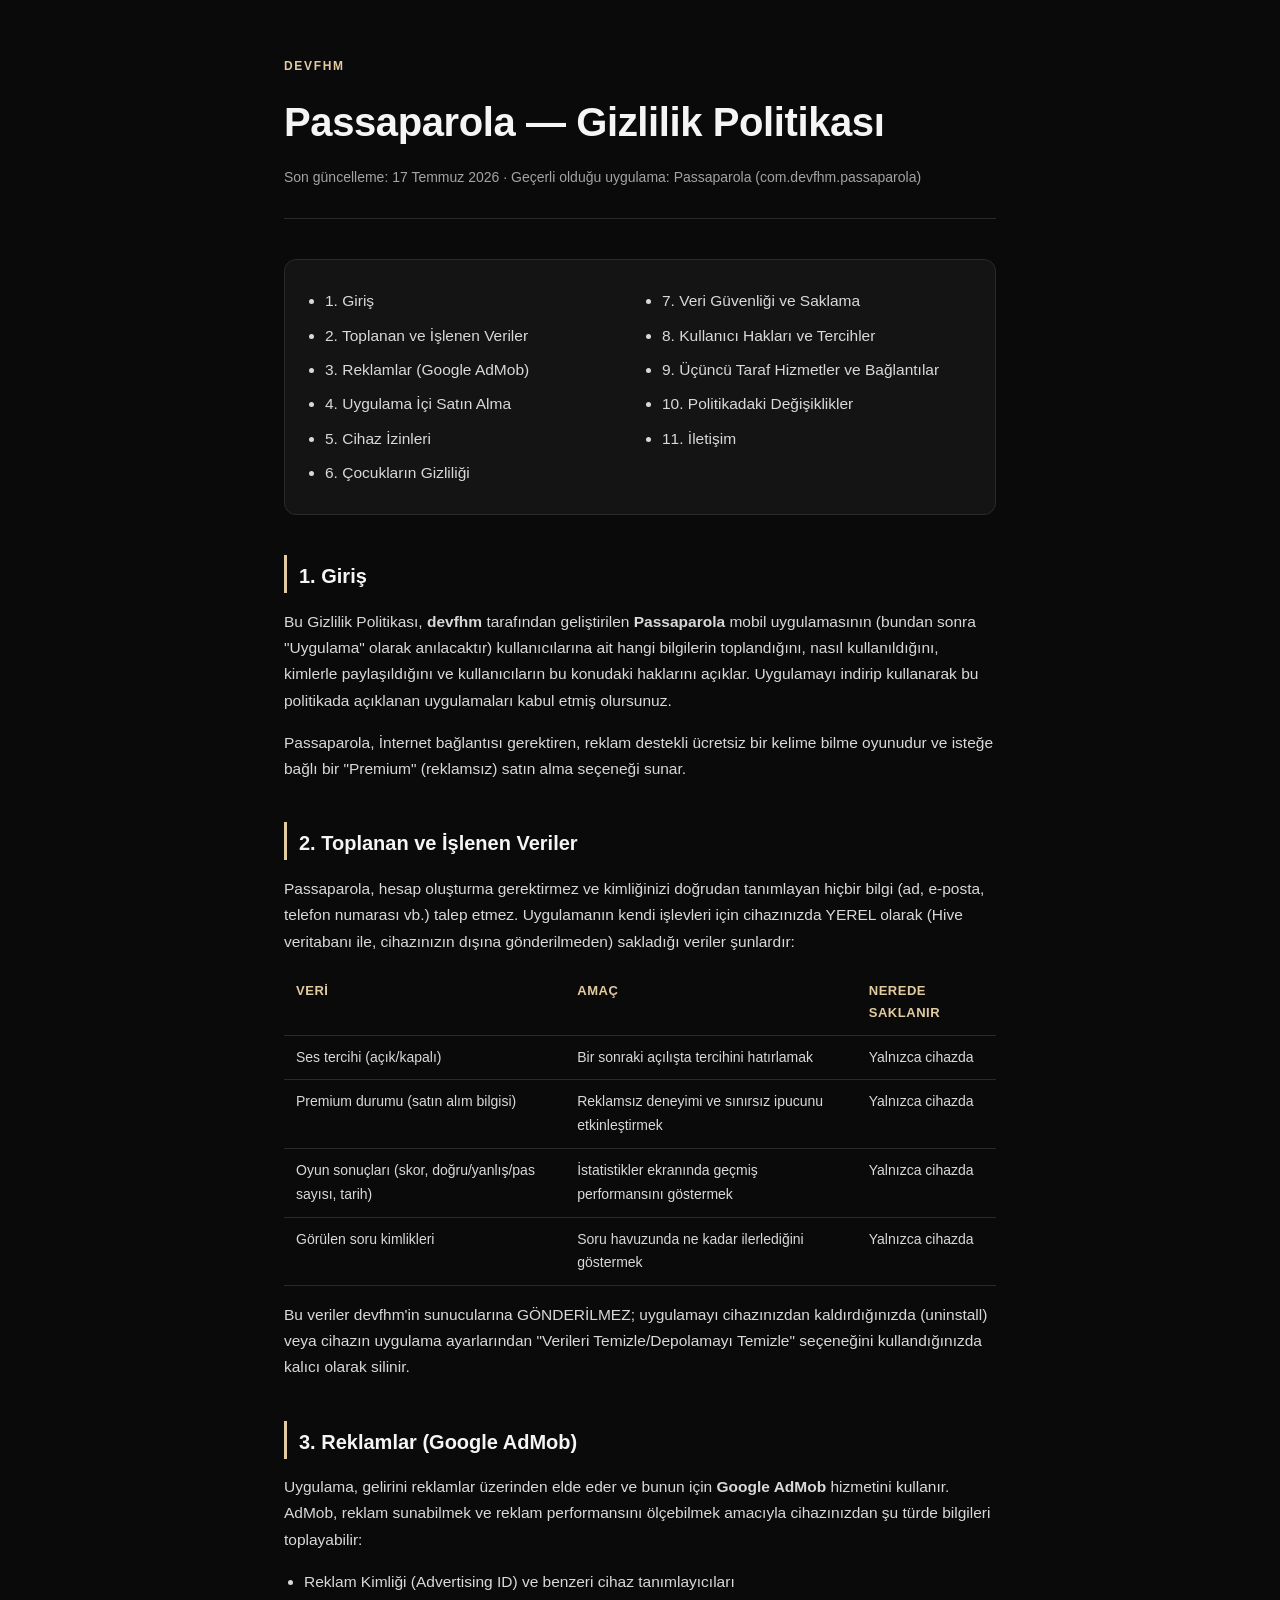
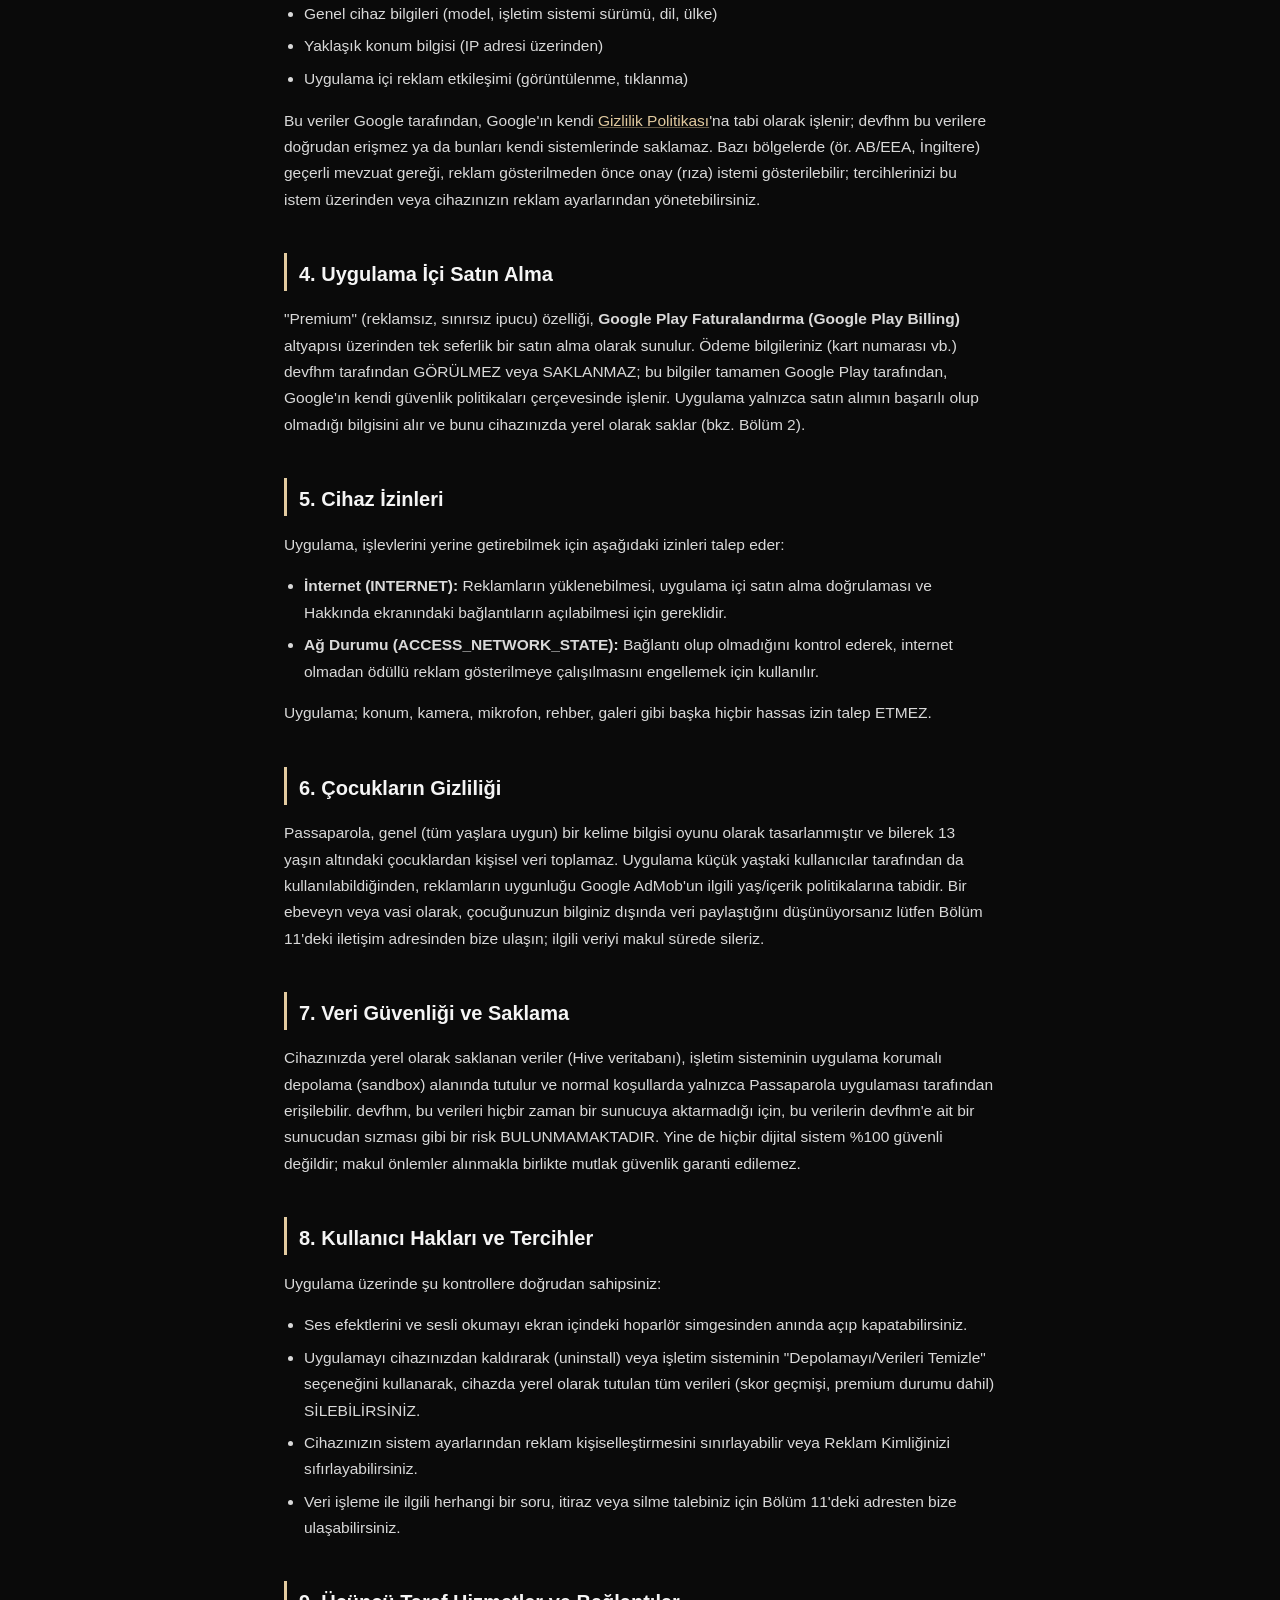
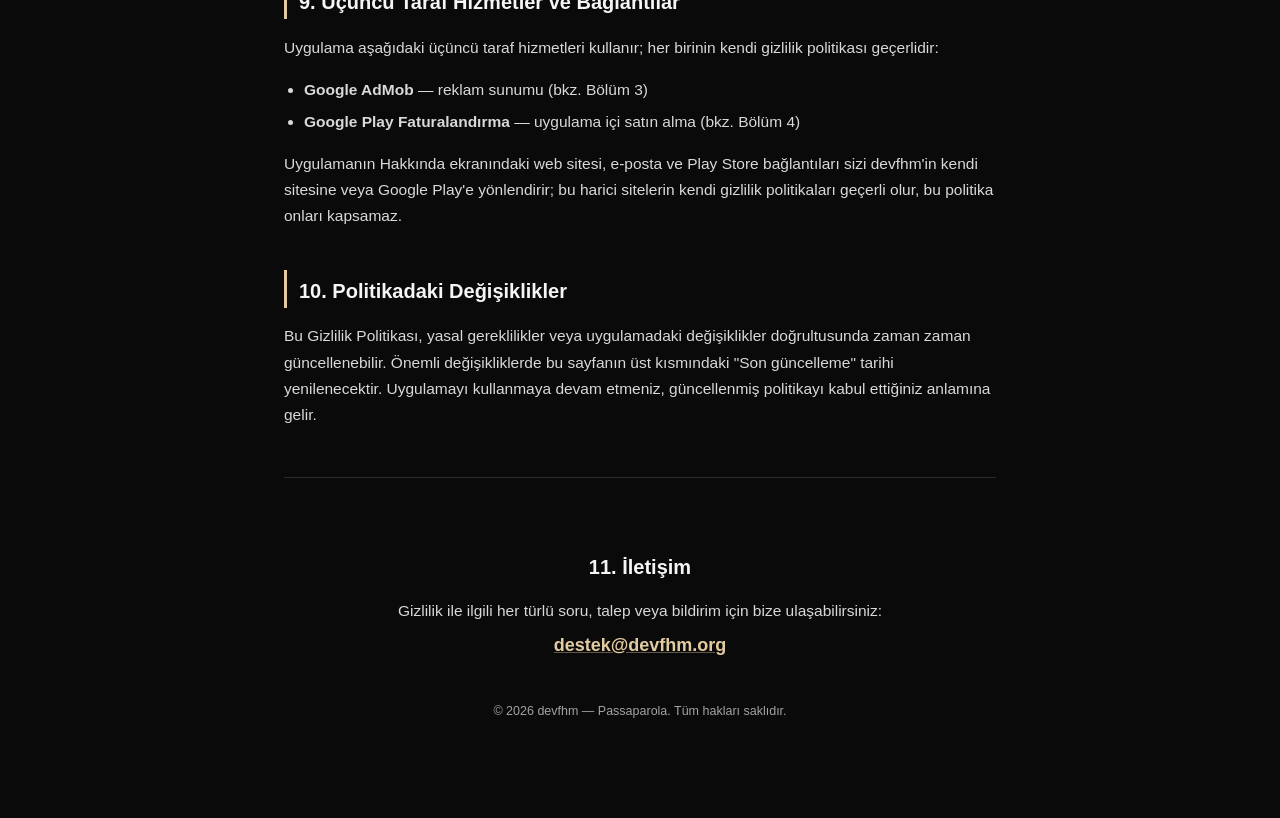
<file: passaparola/privacy-policy.html>
<!DOCTYPE html>
<html lang="tr">
<head>
<meta charset="UTF-8">
<meta name="viewport" content="width=device-width, initial-scale=1.0">
<title>Gizlilik Politikası — Passaparola</title>
<style>
  :root {
    --bg: #0a0a0a;
    --fg: #f5f5f5;
    --muted: #a3a3a3;
    --accent: #e3cba0;
    --rule: #2a2a2a;
    --card: #141414;
  }

  * { box-sizing: border-box; }

  body {
    margin: 0;
    background: var(--bg);
    color: var(--fg);
    font-family: -apple-system, "Segoe UI", Roboto, Helvetica, Arial, sans-serif;
    line-height: 1.7;
    -webkit-font-smoothing: antialiased;
  }

  .wrap {
    max-width: 760px;
    margin: 0 auto;
    padding: 56px 24px 96px;
  }

  header.top {
    border-bottom: 1px solid var(--rule);
    padding-bottom: 28px;
    margin-bottom: 40px;
  }

  .eyebrow {
    text-transform: uppercase;
    letter-spacing: 0.14em;
    font-size: 12px;
    color: var(--accent);
    font-weight: 600;
    margin: 0 0 12px;
  }

  h1 {
    font-size: clamp(28px, 5vw, 40px);
    margin: 0 0 10px;
    font-weight: 700;
    letter-spacing: -0.01em;
  }

  .meta {
    color: var(--muted);
    font-size: 14px;
    margin: 0;
  }

  h2 {
    font-size: 20px;
    margin: 40px 0 14px;
    padding-top: 4px;
    color: var(--fg);
    border-left: 3px solid var(--accent);
    padding-left: 12px;
  }

  h3 {
    font-size: 15.5px;
    color: var(--accent);
    margin: 22px 0 8px;
  }

  p, li {
    color: #d9d9d9;
    font-size: 15.5px;
  }

  ul {
    padding-left: 20px;
    margin: 10px 0;
  }

  li { margin-bottom: 6px; }

  a { color: var(--accent); text-decoration: underline; text-decoration-color: rgba(227,203,160,0.4); }
  a:hover { text-decoration-color: var(--accent); }

  .card {
    background: var(--card);
    border: 1px solid var(--rule);
    border-radius: 12px;
    padding: 18px 20px;
    margin: 18px 0;
  }

  .card p:last-child { margin-bottom: 0; }

  table {
    width: 100%;
    border-collapse: collapse;
    margin: 14px 0 6px;
    font-size: 14px;
  }

  th, td {
    text-align: left;
    padding: 10px 12px;
    border-bottom: 1px solid var(--rule);
    vertical-align: top;
  }

  th {
    color: var(--accent);
    font-weight: 600;
    font-size: 13px;
    text-transform: uppercase;
    letter-spacing: 0.04em;
  }

  td { color: #d9d9d9; }

  .contact {
    margin-top: 48px;
    padding-top: 28px;
    border-top: 1px solid var(--rule);
    text-align: center;
  }

  .contact p { margin: 6px 0; }

  .contact .email {
    font-size: 18px;
    font-weight: 600;
    color: var(--accent);
  }

  footer {
    margin-top: 40px;
    text-align: center;
    color: var(--muted);
    font-size: 12.5px;
  }

  .toc {
    columns: 1;
    font-size: 14.5px;
  }
  .toc a { text-decoration: none; color: #d9d9d9; }
  .toc a:hover { color: var(--accent); }
  .toc li { margin-bottom: 8px; }

  @media (min-width: 620px) {
    .toc { columns: 2; column-gap: 24px; }
  }
</style>
</head>
<body>
  <div class="wrap">

    <header class="top">
      <p class="eyebrow">devfhm</p>
      <h1>Passaparola — Gizlilik Politikası</h1>
      <p class="meta">Son güncelleme: 17 Temmuz 2026 · Geçerli olduğu uygulama: Passaparola (com.devfhm.passaparola)</p>
    </header>

    <nav class="card">
      <ul class="toc">
        <li><a href="#giris">1. Giriş</a></li>
        <li><a href="#toplanan-veriler">2. Toplanan ve İşlenen Veriler</a></li>
        <li><a href="#reklamlar">3. Reklamlar (Google AdMob)</a></li>
        <li><a href="#satin-alma">4. Uygulama İçi Satın Alma</a></li>
        <li><a href="#izinler">5. Cihaz İzinleri</a></li>
        <li><a href="#cocuklar">6. Çocukların Gizliliği</a></li>
        <li><a href="#guvenlik">7. Veri Güvenliği ve Saklama</a></li>
        <li><a href="#haklar">8. Kullanıcı Hakları ve Tercihler</a></li>
        <li><a href="#ucuncu-taraf">9. Üçüncü Taraf Hizmetler ve Bağlantılar</a></li>
        <li><a href="#degisiklikler">10. Politikadaki Değişiklikler</a></li>
        <li><a href="#iletisim">11. İletişim</a></li>
      </ul>
    </nav>

    <section id="giris">
      <h2>1. Giriş</h2>
      <p>
        Bu Gizlilik Politikası, <strong>devfhm</strong> tarafından geliştirilen
        <strong>Passaparola</strong> mobil uygulamasının (bundan sonra "Uygulama"
        olarak anılacaktır) kullanıcılarına ait hangi bilgilerin toplandığını,
        nasıl kullanıldığını, kimlerle paylaşıldığını ve kullanıcıların bu
        konudaki haklarını açıklar. Uygulamayı indirip kullanarak bu politikada
        açıklanan uygulamaları kabul etmiş olursunuz.
      </p>
      <p>
        Passaparola, İnternet bağlantısı gerektiren, reklam destekli ücretsiz
        bir kelime bilme oyunudur ve isteğe bağlı bir "Premium" (reklamsız)
        satın alma seçeneği sunar.
      </p>
    </section>

    <section id="toplanan-veriler">
      <h2>2. Toplanan ve İşlenen Veriler</h2>
      <p>
        Passaparola, hesap oluşturma gerektirmez ve kimliğinizi doğrudan
        tanımlayan hiçbir bilgi (ad, e-posta, telefon numarası vb.) talep
        etmez. Uygulamanın kendi işlevleri için cihazınızda YEREL olarak
        (Hive veritabanı ile, cihazınızın dışına gönderilmeden) sakladığı
        veriler şunlardır:
      </p>
      <table>
        <tr><th>Veri</th><th>Amaç</th><th>Nerede saklanır</th></tr>
        <tr>
          <td>Ses tercihi (açık/kapalı)</td>
          <td>Bir sonraki açılışta tercihini hatırlamak</td>
          <td>Yalnızca cihazda</td>
        </tr>
        <tr>
          <td>Premium durumu (satın alım bilgisi)</td>
          <td>Reklamsız deneyimi ve sınırsız ipucunu etkinleştirmek</td>
          <td>Yalnızca cihazda</td>
        </tr>
        <tr>
          <td>Oyun sonuçları (skor, doğru/yanlış/pas sayısı, tarih)</td>
          <td>İstatistikler ekranında geçmiş performansını göstermek</td>
          <td>Yalnızca cihazda</td>
        </tr>
        <tr>
          <td>Görülen soru kimlikleri</td>
          <td>Soru havuzunda ne kadar ilerlediğini göstermek</td>
          <td>Yalnızca cihazda</td>
        </tr>
      </table>
      <p>
        Bu veriler devfhm'in sunucularına GÖNDERİLMEZ; uygulamayı cihazınızdan
        kaldırdığınızda (uninstall) veya cihazın uygulama ayarlarından
        "Verileri Temizle/Depolamayı Temizle" seçeneğini kullandığınızda
        kalıcı olarak silinir.
      </p>
    </section>

    <section id="reklamlar">
      <h2>3. Reklamlar (Google AdMob)</h2>
      <p>
        Uygulama, gelirini reklamlar üzerinden elde eder ve bunun için
        <strong>Google AdMob</strong> hizmetini kullanır. AdMob, reklam
        sunabilmek ve reklam performansını ölçebilmek amacıyla cihazınızdan
        şu türde bilgileri toplayabilir:
      </p>
      <ul>
        <li>Reklam Kimliği (Advertising ID) ve benzeri cihaz tanımlayıcıları</li>
        <li>Genel cihaz bilgileri (model, işletim sistemi sürümü, dil, ülke)</li>
        <li>Yaklaşık konum bilgisi (IP adresi üzerinden)</li>
        <li>Uygulama içi reklam etkileşimi (görüntülenme, tıklanma)</li>
      </ul>
      <p>
        Bu veriler Google tarafından, Google'ın kendi
        <a href="https://policies.google.com/privacy" target="_blank" rel="noopener">
        Gizlilik Politikası</a>'na tabi olarak işlenir; devfhm bu verilere
        doğrudan erişmez ya da bunları kendi sistemlerinde saklamaz. Bazı
        bölgelerde (ör. AB/EEA, İngiltere) geçerli mevzuat gereği, reklam
        gösterilmeden önce onay (rıza) istemi gösterilebilir; tercihlerinizi
        bu istem üzerinden veya cihazınızın reklam ayarlarından
        yönetebilirsiniz.
      </p>
    </section>

    <section id="satin-alma">
      <h2>4. Uygulama İçi Satın Alma</h2>
      <p>
        "Premium" (reklamsız, sınırsız ipucu) özelliği, <strong>Google Play
        Faturalandırma (Google Play Billing)</strong> altyapısı üzerinden tek
        seferlik bir satın alma olarak sunulur. Ödeme bilgileriniz (kart
        numarası vb.) devfhm tarafından GÖRÜLMEZ veya SAKLANMAZ; bu bilgiler
        tamamen Google Play tarafından, Google'ın kendi güvenlik politikaları
        çerçevesinde işlenir. Uygulama yalnızca satın alımın başarılı olup
        olmadığı bilgisini alır ve bunu cihazınızda yerel olarak saklar (bkz.
        Bölüm 2).
      </p>
    </section>

    <section id="izinler">
      <h2>5. Cihaz İzinleri</h2>
      <p>Uygulama, işlevlerini yerine getirebilmek için aşağıdaki izinleri talep eder:</p>
      <ul>
        <li>
          <strong>İnternet (INTERNET):</strong> Reklamların yüklenebilmesi,
          uygulama içi satın alma doğrulaması ve Hakkında ekranındaki
          bağlantıların açılabilmesi için gereklidir.
        </li>
        <li>
          <strong>Ağ Durumu (ACCESS_NETWORK_STATE):</strong> Bağlantı olup
          olmadığını kontrol ederek, internet olmadan ödüllü reklam
          gösterilmeye çalışılmasını engellemek için kullanılır.
        </li>
      </ul>
      <p>
        Uygulama; konum, kamera, mikrofon, rehber, galeri gibi başka hiçbir
        hassas izin talep ETMEZ.
      </p>
    </section>

    <section id="cocuklar">
      <h2>6. Çocukların Gizliliği</h2>
      <p>
        Passaparola, genel (tüm yaşlara uygun) bir kelime bilgisi oyunu olarak
        tasarlanmıştır ve bilerek 13 yaşın altındaki çocuklardan kişisel veri
        toplamaz. Uygulama küçük yaştaki kullanıcılar tarafından da
        kullanılabildiğinden, reklamların uygunluğu Google AdMob'un ilgili
        yaş/içerik politikalarına tabidir. Bir ebeveyn veya vasi olarak,
        çocuğunuzun bilginiz dışında veri paylaştığını düşünüyorsanız lütfen
        Bölüm 11'deki iletişim adresinden bize ulaşın; ilgili veriyi makul
        sürede sileriz.
      </p>
    </section>

    <section id="guvenlik">
      <h2>7. Veri Güvenliği ve Saklama</h2>
      <p>
        Cihazınızda yerel olarak saklanan veriler (Hive veritabanı), işletim
        sisteminin uygulama korumalı depolama (sandbox) alanında tutulur ve
        normal koşullarda yalnızca Passaparola uygulaması tarafından
        erişilebilir. devfhm, bu verileri hiçbir zaman bir sunucuya
        aktarmadığı için, bu verilerin devfhm'e ait bir sunucudan sızması gibi
        bir risk BULUNMAMAKTADIR. Yine de hiçbir dijital sistem %100 güvenli
        değildir; makul önlemler alınmakla birlikte mutlak güvenlik garanti
        edilemez.
      </p>
    </section>

    <section id="haklar">
      <h2>8. Kullanıcı Hakları ve Tercihler</h2>
      <p>Uygulama üzerinde şu kontrollere doğrudan sahipsiniz:</p>
      <ul>
        <li>Ses efektlerini ve sesli okumayı ekran içindeki hoparlör
          simgesinden anında açıp kapatabilirsiniz.</li>
        <li>Uygulamayı cihazınızdan kaldırarak (uninstall) veya işletim
          sisteminin "Depolamayı/Verileri Temizle" seçeneğini kullanarak,
          cihazda yerel olarak tutulan tüm verileri (skor geçmişi, premium
          durumu dahil) SİLEBİLİRSİNİZ.</li>
        <li>Cihazınızın sistem ayarlarından reklam kişiselleştirmesini
          sınırlayabilir veya Reklam Kimliğinizi sıfırlayabilirsiniz.</li>
        <li>Veri işleme ile ilgili herhangi bir soru, itiraz veya silme
          talebiniz için Bölüm 11'deki adresten bize ulaşabilirsiniz.</li>
      </ul>
    </section>

    <section id="ucuncu-taraf">
      <h2>9. Üçüncü Taraf Hizmetler ve Bağlantılar</h2>
      <p>Uygulama aşağıdaki üçüncü taraf hizmetleri kullanır; her birinin kendi gizlilik politikası geçerlidir:</p>
      <ul>
        <li><strong>Google AdMob</strong> — reklam sunumu (bkz. Bölüm 3)</li>
        <li><strong>Google Play Faturalandırma</strong> — uygulama içi satın alma (bkz. Bölüm 4)</li>
      </ul>
      <p>
        Uygulamanın Hakkında ekranındaki web sitesi, e-posta ve Play Store
        bağlantıları sizi devfhm'in kendi sitesine veya Google Play'e
        yönlendirir; bu harici sitelerin kendi gizlilik politikaları geçerli
        olur, bu politika onları kapsamaz.
      </p>
    </section>

    <section id="degisiklikler">
      <h2>10. Politikadaki Değişiklikler</h2>
      <p>
        Bu Gizlilik Politikası, yasal gereklilikler veya uygulamadaki
        değişiklikler doğrultusunda zaman zaman güncellenebilir. Önemli
        değişikliklerde bu sayfanın üst kısmındaki "Son güncelleme" tarihi
        yenilenecektir. Uygulamayı kullanmaya devam etmeniz, güncellenmiş
        politikayı kabul ettiğiniz anlamına gelir.
      </p>
    </section>

    <div class="contact" id="iletisim">
      <h2 style="border:none; padding-left:0;">11. İletişim</h2>
      <p>Gizlilik ile ilgili her türlü soru, talep veya bildirim için bize ulaşabilirsiniz:</p>
      <p class="email"><a href="mailto:destek@devfhm.org">destek@devfhm.org</a></p>
    </div>

    <footer>
      © 2026 devfhm — Passaparola. Tüm hakları saklıdır.
    </footer>

  </div>
</body>
</html>
</file>
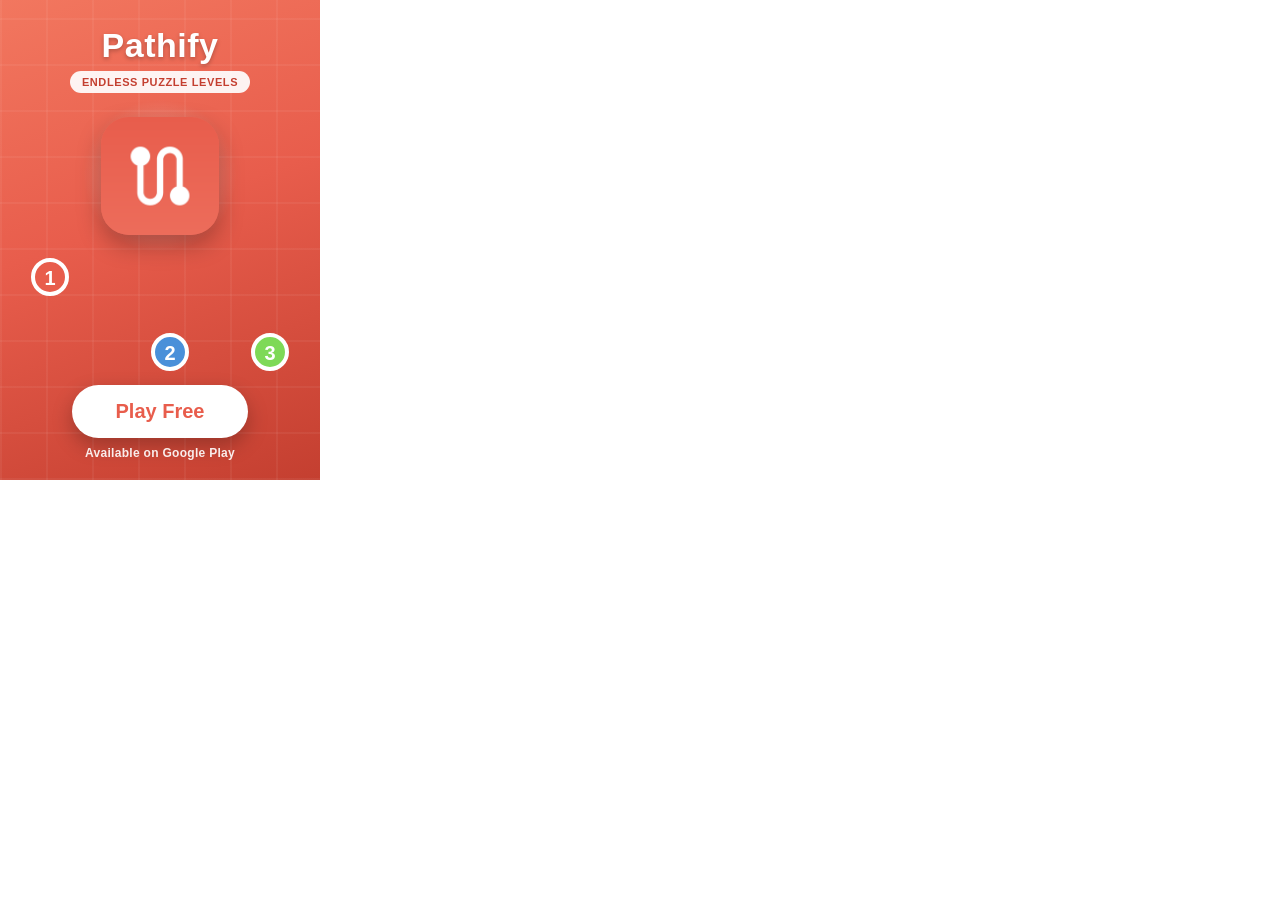
<file: pathify/pathify.html>
<!DOCTYPE html>
<html>
<head>
<meta charset="UTF-8">
<meta name="ad.size" content="width=320,height=480">
<meta name="viewport" content="width=320, initial-scale=1.0, user-scalable=no">
<title>Pathify</title>
<style>
  html, body {
    margin: 0;
    padding: 0;
    width: 320px;
    height: 480px;
    overflow: hidden;
    font-family: -apple-system, "Segoe UI", Helvetica, Arial, sans-serif;
  }

  .ad {
    position: relative;
    width: 320px;
    height: 480px;
    background: linear-gradient(160deg, #F2775F 0%, #E85D4C 45%, #C43F30 100%);
    overflow: hidden;
    cursor: pointer;
  }

  /* subtle repeating grid texture, evokes the game board — CSS only, no image */
  .grid-tex {
    position: absolute;
    inset: 0;
    background-image:
      repeating-linear-gradient(0deg, rgba(255,255,255,0.05) 0px, rgba(255,255,255,0.05) 2px, transparent 2px, transparent 46px),
      repeating-linear-gradient(90deg, rgba(255,255,255,0.05) 0px, rgba(255,255,255,0.05) 2px, transparent 2px, transparent 46px);
  }

  .content {
    position: relative;
    z-index: 2;
    width: 100%;
    height: 100%;
    display: flex;
    flex-direction: column;
    align-items: center;
    box-sizing: border-box;
    padding: 26px 18px 20px;
  }

  .wordmark {
    color: #ffffff;
    font-size: 34px;
    font-weight: 800;
    letter-spacing: 0.5px;
    text-shadow: 0 2px 4px rgba(0,0,0,0.25);
    margin: 0;
  }

  .tagline {
    margin-top: 6px;
    background: rgba(255,255,255,0.92);
    color: #C43F30;
    font-size: 11px;
    font-weight: 800;
    letter-spacing: 0.6px;
    padding: 5px 12px;
    border-radius: 999px;
  }

  .icon-wrap {
    position: relative;
    margin-top: 24px;
    width: 118px;
    height: 118px;
  }

  .icon-glow {
    position: absolute;
    inset: -18px;
    border-radius: 50%;
    background: radial-gradient(circle, rgba(255,255,255,0.45) 0%, rgba(255,255,255,0) 70%);
    animation: pulse 2.2s ease-in-out infinite;
  }

  .icon-wrap img {
    position: relative;
    width: 118px;
    height: 118px;
    border-radius: 28px;
    box-shadow: 0 10px 24px rgba(0,0,0,0.28);
    animation: pulse 2.2s ease-in-out infinite;
  }

  @keyframes pulse {
    0%, 100% { transform: scale(1); }
    50% { transform: scale(1.06); }
  }

  .path-graphic {
    margin-top: 22px;
    width: 260px;
    height: 120px;
  }

  .path-line {
    fill: none;
    stroke: #ffffff;
    stroke-width: 12;
    stroke-linecap: round;
    stroke-linejoin: round;
    opacity: 0.95;
    stroke-dasharray: 420;
    stroke-dashoffset: 420;
    animation: draw 2.6s ease-in-out infinite alternate;
  }

  @keyframes draw {
    to { stroke-dashoffset: 0; }
  }

  .dot { stroke: #ffffff; stroke-width: 4; }
  .dot-label {
    fill: #ffffff;
    font-size: 20px;
    font-weight: 800;
    text-anchor: middle;
    dominant-baseline: central;
    font-family: -apple-system, "Segoe UI", Helvetica, Arial, sans-serif;
  }

  .spacer { flex: 1; }

  .cta {
    background: #ffffff;
    color: #E85D4C;
    font-size: 20px;
    font-weight: 800;
    padding: 15px 44px;
    border-radius: 999px;
    box-shadow: 0 8px 20px rgba(0,0,0,0.25);
    animation: ctaPulse 1.7s ease-in-out infinite;
    margin-bottom: 8px;
  }

  @keyframes ctaPulse {
    0%, 100% { transform: scale(1); }
    50% { transform: scale(1.045); }
  }

  .subcta {
    color: rgba(255,255,255,0.9);
    font-size: 12px;
    font-weight: 600;
    letter-spacing: 0.3px;
  }
</style>
</head>
<body>
<script type="text/javascript">
  var clickTag = "https://play.google.com/store/apps/details?id=com.devfhm.pathify";
</script>

<a href="javascript:void(0);" onclick="window.open(window.clickTag, '_blank');" style="display:block; text-decoration:none;">
  <div class="ad">
    <div class="grid-tex"></div>
    <div class="content">
      <div class="wordmark">Pathify</div>
      <div class="tagline">ENDLESS PUZZLE LEVELS</div>

      <div class="icon-wrap">
        <div class="icon-glow"></div>
        <img src="[data-uri]" alt="Pathify">
      </div>

      <svg class="path-graphic" viewBox="0 0 260 120" xmlns="http://www.w3.org/2000/svg">
        <path class="path-line" d="M20,20 H140 V95 H240"></path>
        <circle class="dot" cx="20" cy="20" r="17" fill="#E85D4C"></circle>
        <text class="dot-label" x="20" y="21">1</text>
        <circle class="dot" cx="140" cy="95" r="17" fill="#4A90D9"></circle>
        <text class="dot-label" x="140" y="96">2</text>
        <circle class="dot" cx="240" cy="95" r="17" fill="#7ED957"></circle>
        <text class="dot-label" x="240" y="96">3</text>
      </svg>

      <div class="spacer"></div>

      <div class="cta">Play Free</div>
      <div class="subcta">Available on Google Play</div>
    </div>
  </div>
</a>
</body>
</html>
</file>
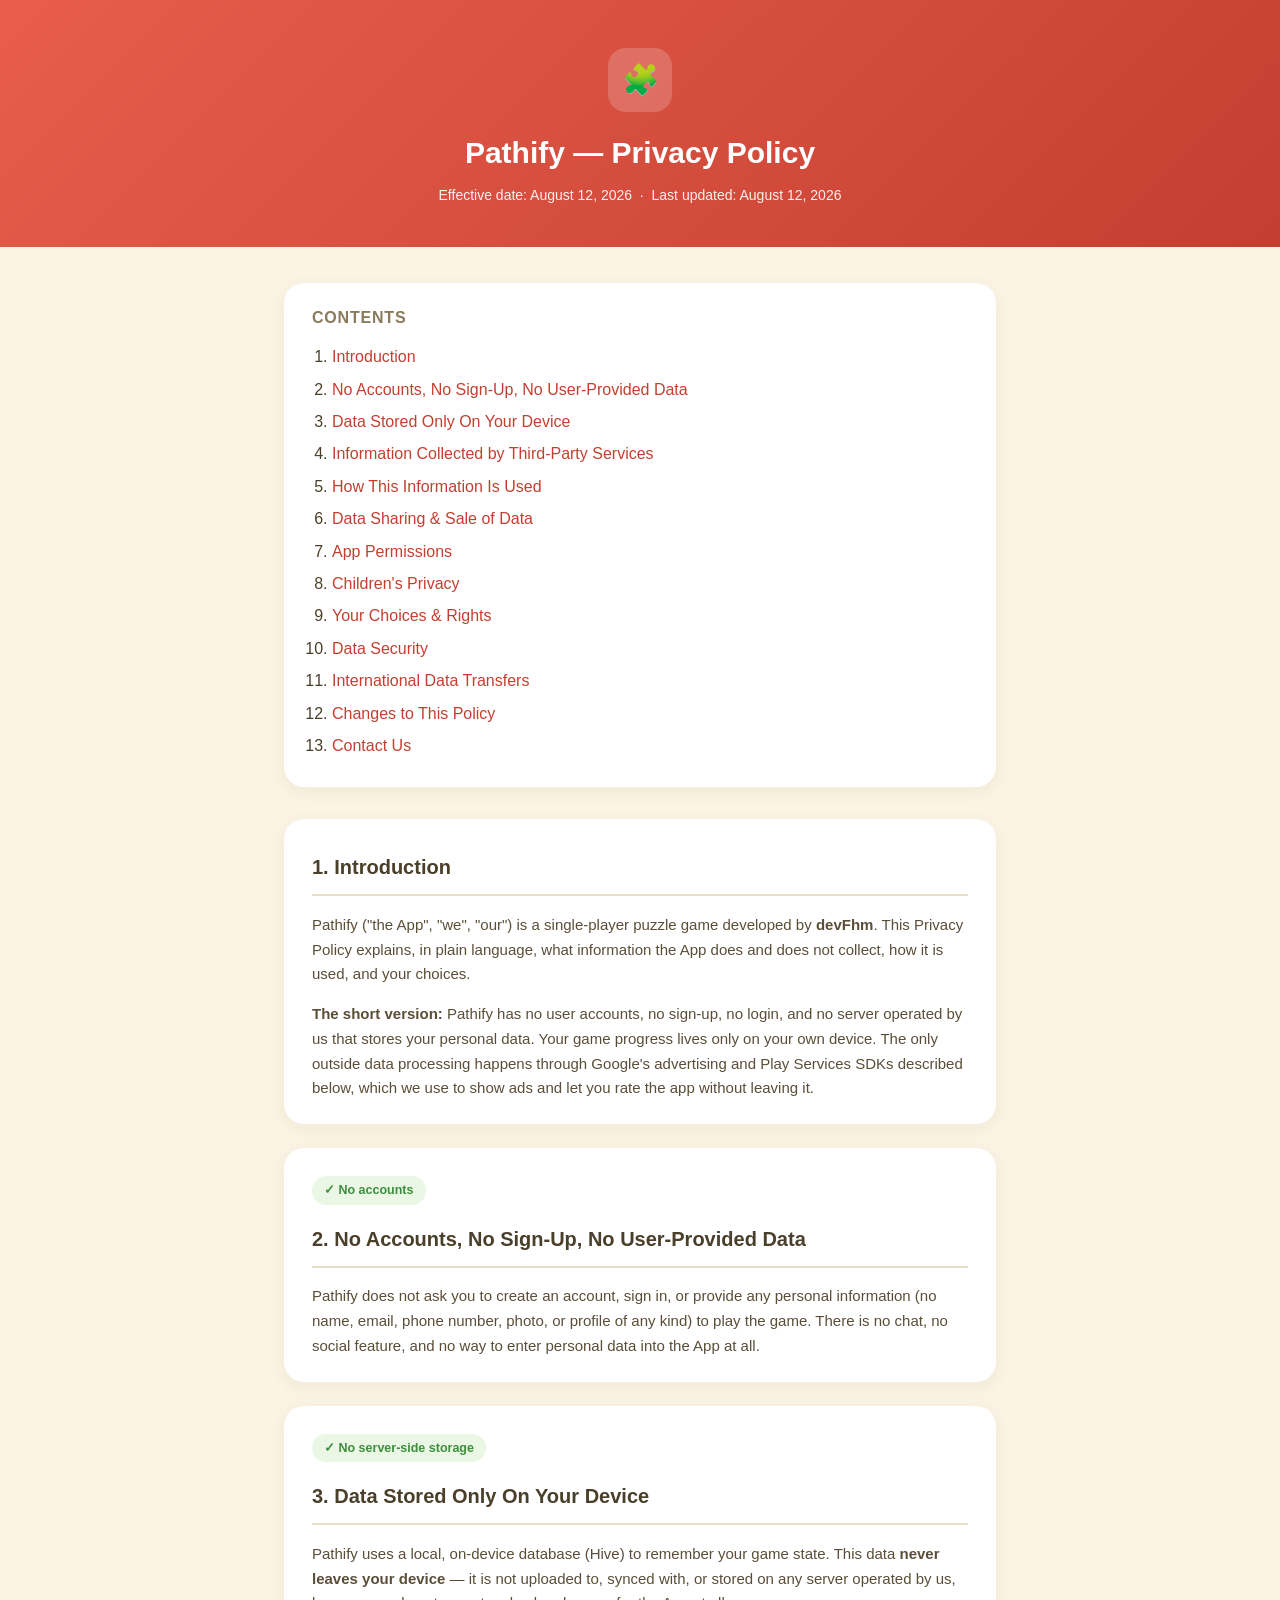
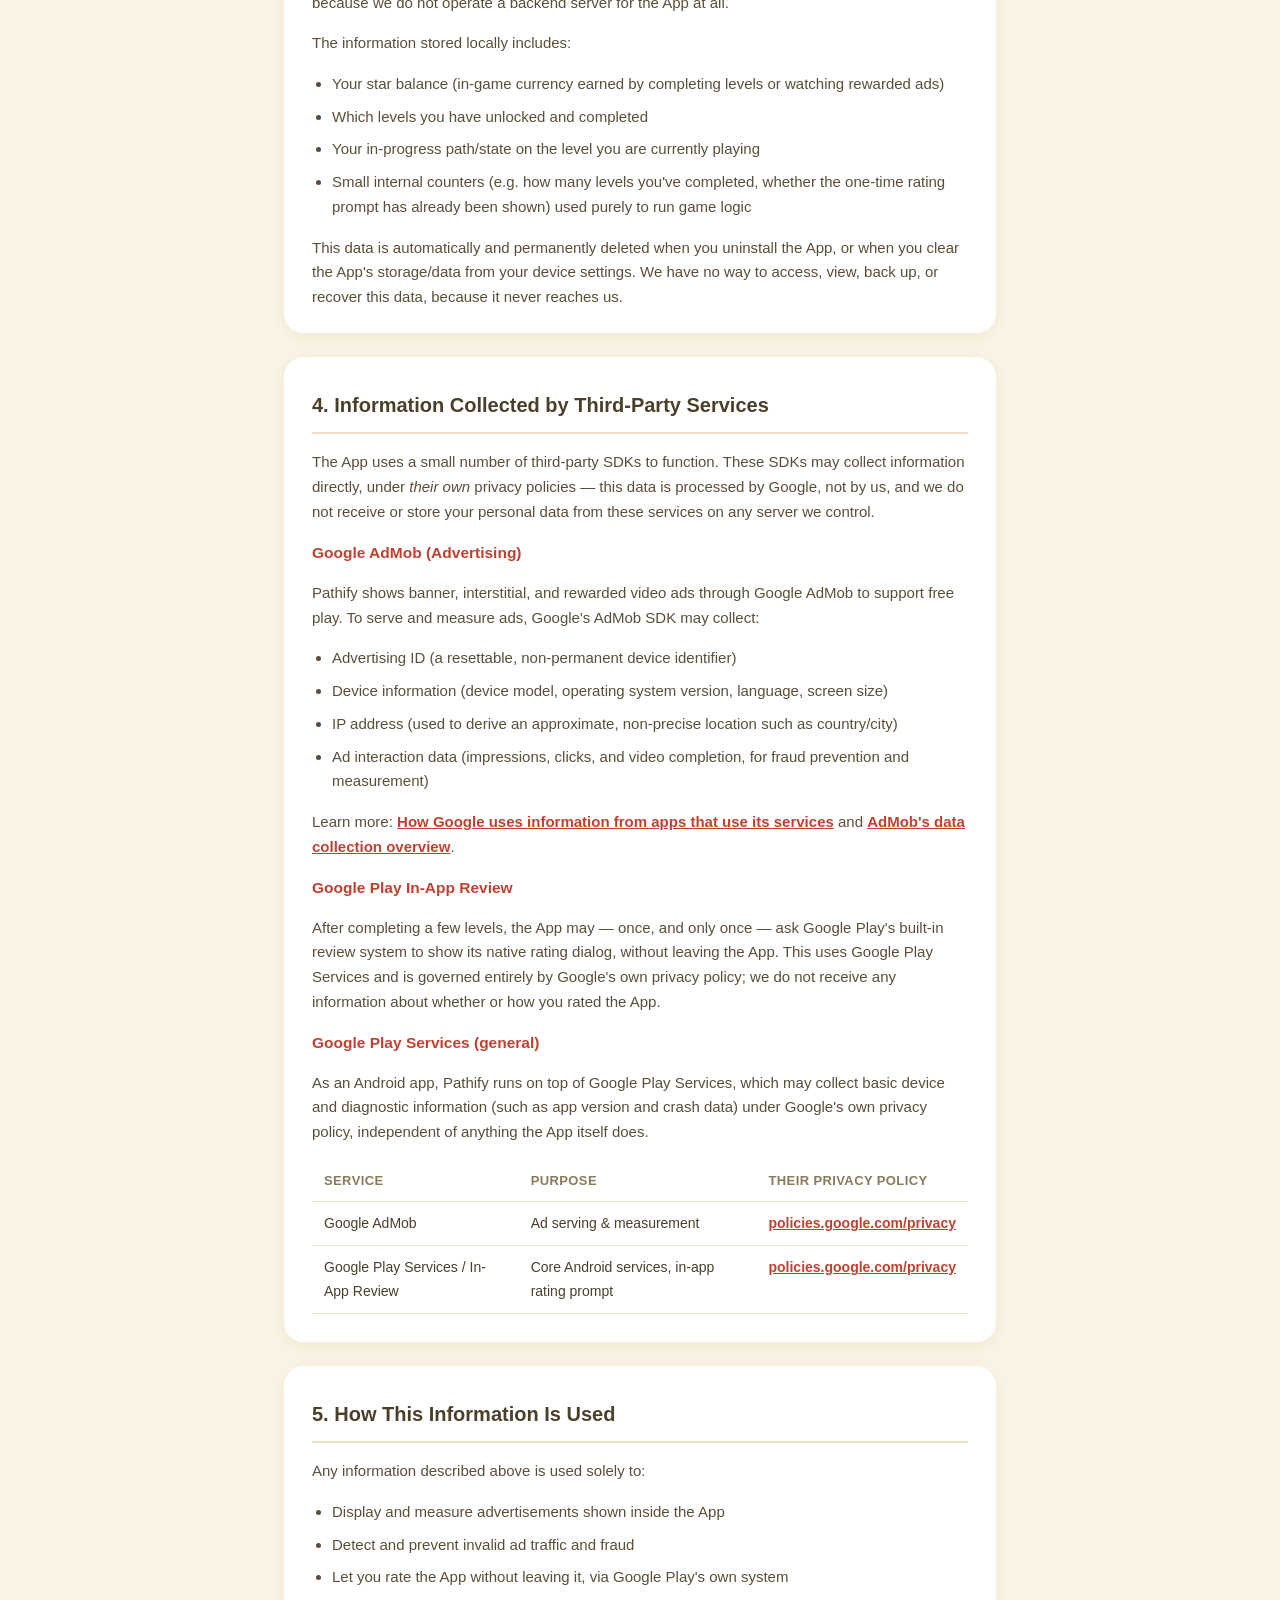
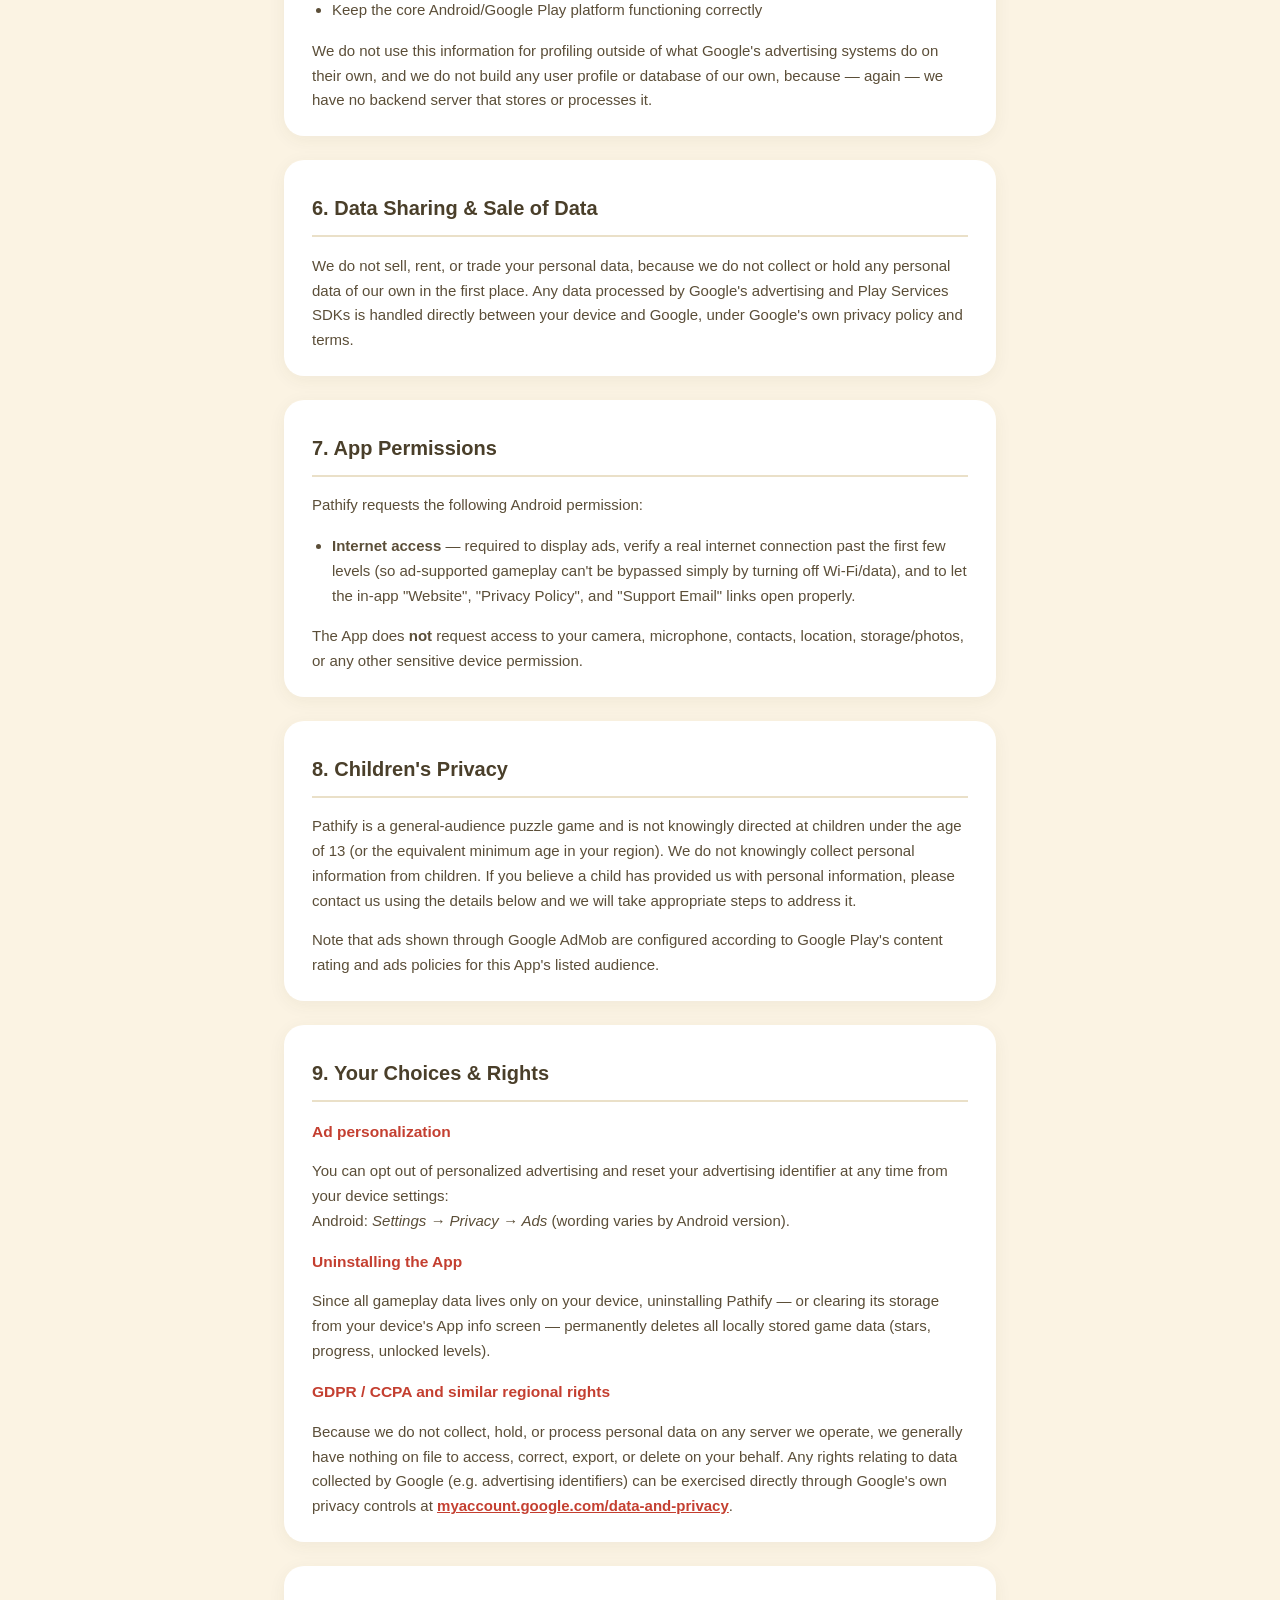
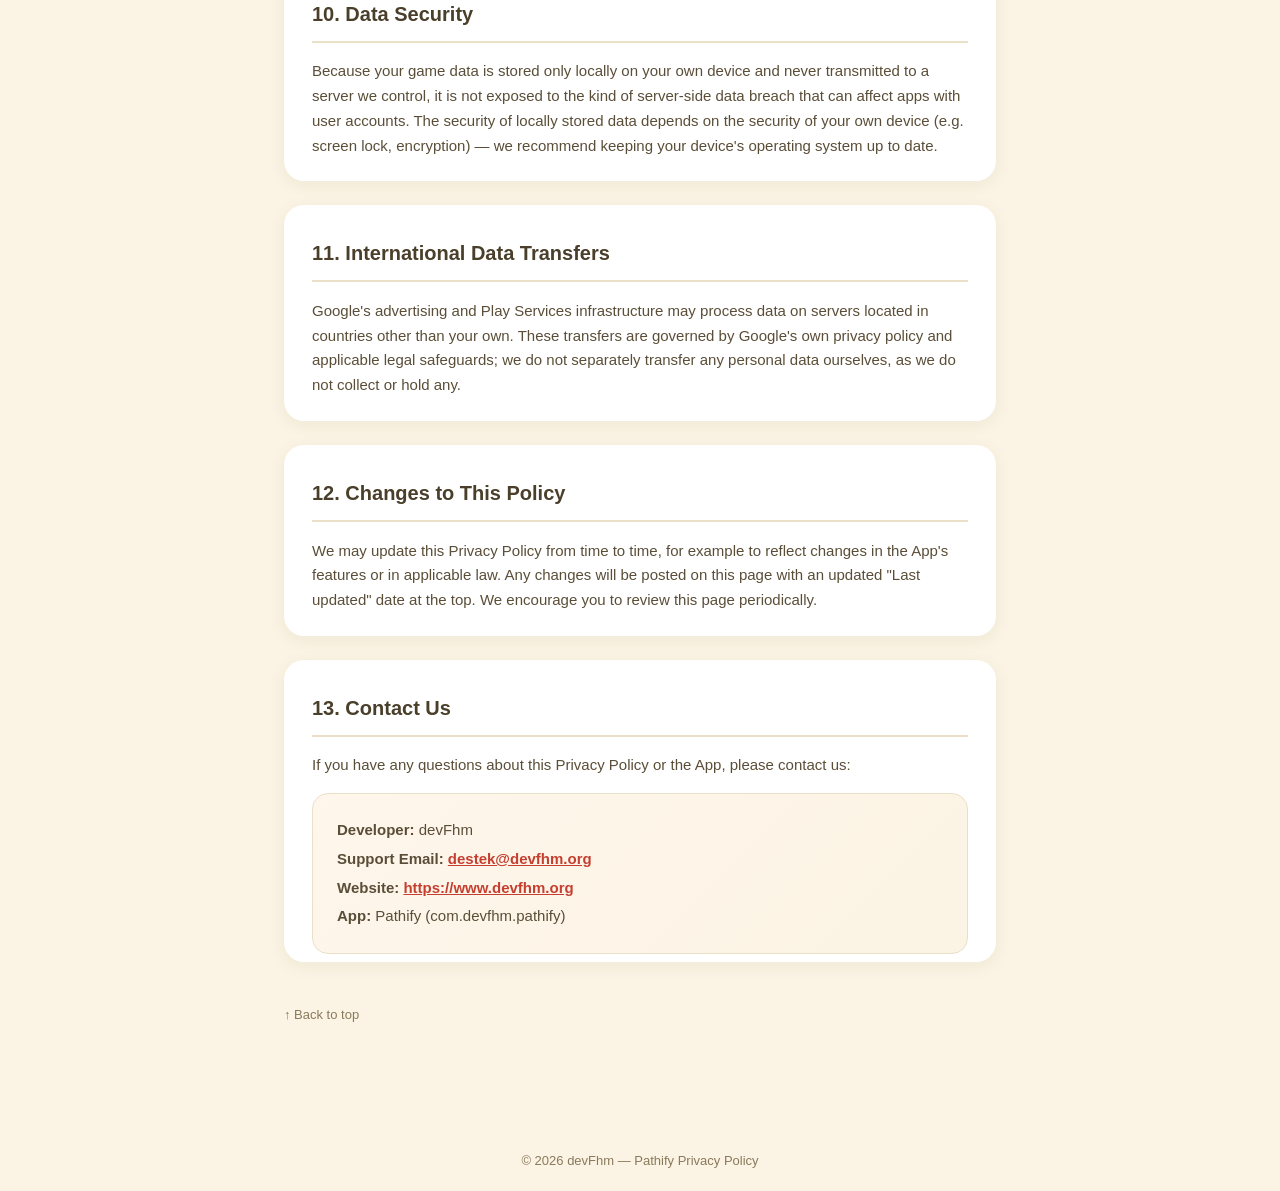
<file: pathify/privacy-policy.html>
<!DOCTYPE html>
<html lang="en">
<head>
<meta charset="UTF-8">
<meta name="viewport" content="width=device-width, initial-scale=1.0">
<title>Privacy Policy — Pathify</title>
<style>
  :root {
    --orange: #E85D4C;
    --orange-dark: #C43F30;
    --cream: #FBF3E3;
    --text-dark: #4A3F2A;
    --text-muted: #8A7A5C;
    --border: #EAE0C8;
  }
  * { box-sizing: border-box; }
  body {
    margin: 0;
    font-family: -apple-system, BlinkMacSystemFont, "Segoe UI", Roboto, Helvetica, Arial, sans-serif;
    background: var(--cream);
    color: var(--text-dark);
    line-height: 1.65;
  }
  header {
    background: linear-gradient(135deg, var(--orange), var(--orange-dark));
    color: #fff;
    padding: 48px 24px 40px;
    text-align: center;
  }
  header .icon {
    width: 64px;
    height: 64px;
    border-radius: 18px;
    background: rgba(255,255,255,0.18);
    display: inline-flex;
    align-items: center;
    justify-content: center;
    margin-bottom: 16px;
    font-size: 30px;
  }
  header h1 {
    margin: 0 0 6px;
    font-size: 30px;
    font-weight: 800;
  }
  header p {
    margin: 0;
    opacity: 0.92;
    font-size: 14px;
  }
  main {
    max-width: 760px;
    margin: 0 auto;
    padding: 36px 24px 80px;
  }
  .card {
    background: #fff;
    border-radius: 20px;
    padding: 28px 28px 8px;
    margin-bottom: 24px;
    box-shadow: 0 4px 18px rgba(74,63,42,0.06);
  }
  .toc {
    background: #fff;
    border-radius: 20px;
    padding: 22px 28px;
    margin-bottom: 32px;
    box-shadow: 0 4px 18px rgba(74,63,42,0.06);
  }
  .toc h2 { margin-top: 0; font-size: 16px; color: var(--text-muted); text-transform: uppercase; letter-spacing: 0.05em; }
  .toc ol { margin: 0; padding-left: 20px; }
  .toc li { margin-bottom: 6px; }
  .toc a { color: var(--orange-dark); text-decoration: none; }
  .toc a:hover { text-decoration: underline; }
  section h2 {
    font-size: 20px;
    font-weight: 800;
    color: var(--text-dark);
    border-bottom: 2px solid var(--border);
    padding-bottom: 10px;
    margin-top: 4px;
  }
  section h3 {
    font-size: 15.5px;
    font-weight: 700;
    color: var(--orange-dark);
    margin-bottom: 6px;
  }
  section p, section li { font-size: 15px; color: #5B4E38; }
  ul { padding-left: 20px; }
  li { margin-bottom: 8px; }
  .badge {
    display: inline-block;
    background: #E9F7E4;
    color: #3E8E3E;
    font-weight: 700;
    font-size: 12.5px;
    padding: 4px 12px;
    border-radius: 999px;
    margin-bottom: 14px;
  }
  table {
    width: 100%;
    border-collapse: collapse;
    margin: 12px 0 20px;
    font-size: 14px;
  }
  th, td {
    text-align: left;
    padding: 10px 12px;
    border-bottom: 1px solid var(--border);
    vertical-align: top;
  }
  th { color: var(--text-muted); font-weight: 700; font-size: 13px; text-transform: uppercase; letter-spacing: 0.03em; }
  a.ext { color: var(--orange-dark); font-weight: 600; }
  .contact-box {
    background: linear-gradient(135deg, #FFF6EC, #FBF3E3);
    border: 1px solid var(--border);
    border-radius: 16px;
    padding: 20px 24px;
    margin-top: 8px;
  }
  .contact-box p { margin: 4px 0; }
  footer {
    text-align: center;
    font-size: 13px;
    color: var(--text-muted);
    padding: 20px;
  }
  .back-top {
    display: inline-block;
    margin-top: 18px;
    margin-bottom: 24px;
    font-size: 13px;
    color: var(--text-muted);
    text-decoration: none;
  }
</style>
</head>
<body>

<header>
  <div class="icon">🧩</div>
  <h1>Pathify — Privacy Policy</h1>
  <p>Effective date: August 12, 2026 &nbsp;·&nbsp; Last updated: August 12, 2026</p>
</header>

<main>

  <div class="toc">
    <h2>Contents</h2>
    <ol>
      <li><a href="#intro">Introduction</a></li>
      <li><a href="#no-account">No Accounts, No Sign-Up, No User-Provided Data</a></li>
      <li><a href="#local-storage">Data Stored Only On Your Device</a></li>
      <li><a href="#third-party">Information Collected by Third-Party Services</a></li>
      <li><a href="#how-used">How This Information Is Used</a></li>
      <li><a href="#sharing">Data Sharing &amp; Sale of Data</a></li>
      <li><a href="#permissions">App Permissions</a></li>
      <li><a href="#children">Children's Privacy</a></li>
      <li><a href="#choices">Your Choices &amp; Rights</a></li>
      <li><a href="#security">Data Security</a></li>
      <li><a href="#international">International Data Transfers</a></li>
      <li><a href="#changes">Changes to This Policy</a></li>
      <li><a href="#contact">Contact Us</a></li>
    </ol>
  </div>

  <div class="card">
    <section id="intro">
      <h2>1. Introduction</h2>
      <p>
        Pathify ("the App", "we", "our") is a single-player puzzle game developed by
        <strong>devFhm</strong>. This Privacy Policy explains, in plain language, what
        information the App does and does not collect, how it is used, and your choices.
      </p>
      <p>
        <strong>The short version:</strong> Pathify has no user accounts, no sign-up, no
        login, and no server operated by us that stores your personal data. Your game
        progress lives only on your own device. The only outside data processing happens
        through Google's advertising and Play Services SDKs described below, which we use
        to show ads and let you rate the app without leaving it.
      </p>
    </section>
  </div>

  <div class="card">
    <section id="no-account">
      <span class="badge">✓ No accounts</span>
      <h2>2. No Accounts, No Sign-Up, No User-Provided Data</h2>
      <p>
        Pathify does not ask you to create an account, sign in, or provide any personal
        information (no name, email, phone number, photo, or profile of any kind) to play
        the game. There is no chat, no social feature, and no way to enter personal data
        into the App at all.
      </p>
    </section>
  </div>

  <div class="card">
    <section id="local-storage">
      <span class="badge">✓ No server-side storage</span>
      <h2>3. Data Stored Only On Your Device</h2>
      <p>
        Pathify uses a local, on-device database (Hive) to remember your game state. This
        data <strong>never leaves your device</strong> — it is not uploaded to, synced
        with, or stored on any server operated by us, because we do not operate a backend
        server for the App at all.
      </p>
      <p>The information stored locally includes:</p>
      <ul>
        <li>Your star balance (in-game currency earned by completing levels or watching rewarded ads)</li>
        <li>Which levels you have unlocked and completed</li>
        <li>Your in-progress path/state on the level you are currently playing</li>
        <li>Small internal counters (e.g. how many levels you've completed, whether the one-time rating prompt has already been shown) used purely to run game logic</li>
      </ul>
      <p>
        This data is automatically and permanently deleted when you uninstall the App, or
        when you clear the App's storage/data from your device settings. We have no way to
        access, view, back up, or recover this data, because it never reaches us.
      </p>
    </section>
  </div>

  <div class="card">
    <section id="third-party">
      <h2>4. Information Collected by Third-Party Services</h2>
      <p>
        The App uses a small number of third-party SDKs to function. These SDKs may
        collect information directly, under <em>their own</em> privacy policies — this
        data is processed by Google, not by us, and we do not receive or store your
        personal data from these services on any server we control.
      </p>

      <h3>Google AdMob (Advertising)</h3>
      <p>
        Pathify shows banner, interstitial, and rewarded video ads through Google AdMob to
        support free play. To serve and measure ads, Google's AdMob SDK may collect:
      </p>
      <ul>
        <li>Advertising ID (a resettable, non-permanent device identifier)</li>
        <li>Device information (device model, operating system version, language, screen size)</li>
        <li>IP address (used to derive an approximate, non-precise location such as country/city)</li>
        <li>Ad interaction data (impressions, clicks, and video completion, for fraud prevention and measurement)</li>
      </ul>
      <p>
        Learn more: <a class="ext" href="https://policies.google.com/technologies/ads" target="_blank" rel="noopener">How Google uses information from apps that use its services</a>
        and <a class="ext" href="https://support.google.com/admob/answer/6128543" target="_blank" rel="noopener">AdMob's data collection overview</a>.
      </p>

      <h3>Google Play In-App Review</h3>
      <p>
        After completing a few levels, the App may — once, and only once — ask Google
        Play's built-in review system to show its native rating dialog, without leaving
        the App. This uses Google Play Services and is governed entirely by Google's own
        privacy policy; we do not receive any information about whether or how you rated
        the App.
      </p>

      <h3>Google Play Services (general)</h3>
      <p>
        As an Android app, Pathify runs on top of Google Play Services, which may collect
        basic device and diagnostic information (such as app version and crash data) under
        Google's own privacy policy, independent of anything the App itself does.
      </p>

      <table>
        <tr><th>Service</th><th>Purpose</th><th>Their Privacy Policy</th></tr>
        <tr>
          <td>Google AdMob</td>
          <td>Ad serving &amp; measurement</td>
          <td><a class="ext" href="https://policies.google.com/privacy" target="_blank" rel="noopener">policies.google.com/privacy</a></td>
        </tr>
        <tr>
          <td>Google Play Services / In-App Review</td>
          <td>Core Android services, in-app rating prompt</td>
          <td><a class="ext" href="https://policies.google.com/privacy" target="_blank" rel="noopener">policies.google.com/privacy</a></td>
        </tr>
      </table>
    </section>
  </div>

  <div class="card">
    <section id="how-used">
      <h2>5. How This Information Is Used</h2>
      <p>Any information described above is used solely to:</p>
      <ul>
        <li>Display and measure advertisements shown inside the App</li>
        <li>Detect and prevent invalid ad traffic and fraud</li>
        <li>Let you rate the App without leaving it, via Google Play's own system</li>
        <li>Keep the core Android/Google Play platform functioning correctly</li>
      </ul>
      <p>
        We do not use this information for profiling outside of what Google's advertising
        systems do on their own, and we do not build any user profile or database of our
        own, because — again — we have no backend server that stores or processes it.
      </p>
    </section>
  </div>

  <div class="card">
    <section id="sharing">
      <h2>6. Data Sharing &amp; Sale of Data</h2>
      <p>
        We do not sell, rent, or trade your personal data, because we do not collect or
        hold any personal data of our own in the first place. Any data processed by
        Google's advertising and Play Services SDKs is handled directly between your
        device and Google, under Google's own privacy policy and terms.
      </p>
    </section>
  </div>

  <div class="card">
    <section id="permissions">
      <h2>7. App Permissions</h2>
      <p>Pathify requests the following Android permission:</p>
      <ul>
        <li>
          <strong>Internet access</strong> — required to display ads, verify a real
          internet connection past the first few levels (so ad-supported gameplay can't be
          bypassed simply by turning off Wi-Fi/data), and to let the in-app "Website",
          "Privacy Policy", and "Support Email" links open properly.
        </li>
      </ul>
      <p>
        The App does <strong>not</strong> request access to your camera, microphone,
        contacts, location, storage/photos, or any other sensitive device permission.
      </p>
    </section>
  </div>

  <div class="card">
    <section id="children">
      <h2>8. Children's Privacy</h2>
      <p>
        Pathify is a general-audience puzzle game and is not knowingly directed at
        children under the age of 13 (or the equivalent minimum age in your region). We do
        not knowingly collect personal information from children. If you believe a child
        has provided us with personal information, please contact us using the details
        below and we will take appropriate steps to address it.
      </p>
      <p>
        Note that ads shown through Google AdMob are configured according to Google Play's
        content rating and ads policies for this App's listed audience.
      </p>
    </section>
  </div>

  <div class="card">
    <section id="choices">
      <h2>9. Your Choices &amp; Rights</h2>
      <h3>Ad personalization</h3>
      <p>
        You can opt out of personalized advertising and reset your advertising identifier
        at any time from your device settings:
        <br>Android: <em>Settings → Privacy → Ads</em> (wording varies by Android version).
      </p>
      <h3>Uninstalling the App</h3>
      <p>
        Since all gameplay data lives only on your device, uninstalling Pathify — or
        clearing its storage from your device's App info screen — permanently deletes all
        locally stored game data (stars, progress, unlocked levels).
      </p>
      <h3>GDPR / CCPA and similar regional rights</h3>
      <p>
        Because we do not collect, hold, or process personal data on any server we
        operate, we generally have nothing on file to access, correct, export, or delete
        on your behalf. Any rights relating to data collected by Google (e.g. advertising
        identifiers) can be exercised directly through Google's own privacy controls at
        <a class="ext" href="https://myaccount.google.com/data-and-privacy" target="_blank" rel="noopener">myaccount.google.com/data-and-privacy</a>.
      </p>
    </section>
  </div>

  <div class="card">
    <section id="security">
      <h2>10. Data Security</h2>
      <p>
        Because your game data is stored only locally on your own device and never
        transmitted to a server we control, it is not exposed to the kind of server-side
        data breach that can affect apps with user accounts. The security of locally
        stored data depends on the security of your own device (e.g. screen lock,
        encryption) — we recommend keeping your device's operating system up to date.
      </p>
    </section>
  </div>

  <div class="card">
    <section id="international">
      <h2>11. International Data Transfers</h2>
      <p>
        Google's advertising and Play Services infrastructure may process data on servers
        located in countries other than your own. These transfers are governed by Google's
        own privacy policy and applicable legal safeguards; we do not separately transfer
        any personal data ourselves, as we do not collect or hold any.
      </p>
    </section>
  </div>

  <div class="card">
    <section id="changes">
      <h2>12. Changes to This Policy</h2>
      <p>
        We may update this Privacy Policy from time to time, for example to reflect
        changes in the App's features or in applicable law. Any changes will be posted on
        this page with an updated "Last updated" date at the top. We encourage you to
        review this page periodically.
      </p>
    </section>
  </div>

  <div class="card">
    <section id="contact">
      <h2>13. Contact Us</h2>
      <p>If you have any questions about this Privacy Policy or the App, please contact us:</p>
      <div class="contact-box">
        <p><strong>Developer:</strong> devFhm</p>
        <p><strong>Support Email:</strong> <a class="ext" href="mailto:destek@devfhm.org">destek@devfhm.org</a></p>
        <p><strong>Website:</strong> <a class="ext" href="https://www.devfhm.org" target="_blank" rel="noopener">https://www.devfhm.org</a></p>
        <p><strong>App:</strong> Pathify (com.devfhm.pathify)</p>
      </div>
    </section>
  </div>

  <a class="back-top" href="#">↑ Back to top</a>

</main>

<footer>
  © 2026 devFhm — Pathify Privacy Policy
</footer>

</body>
</html>
</file>
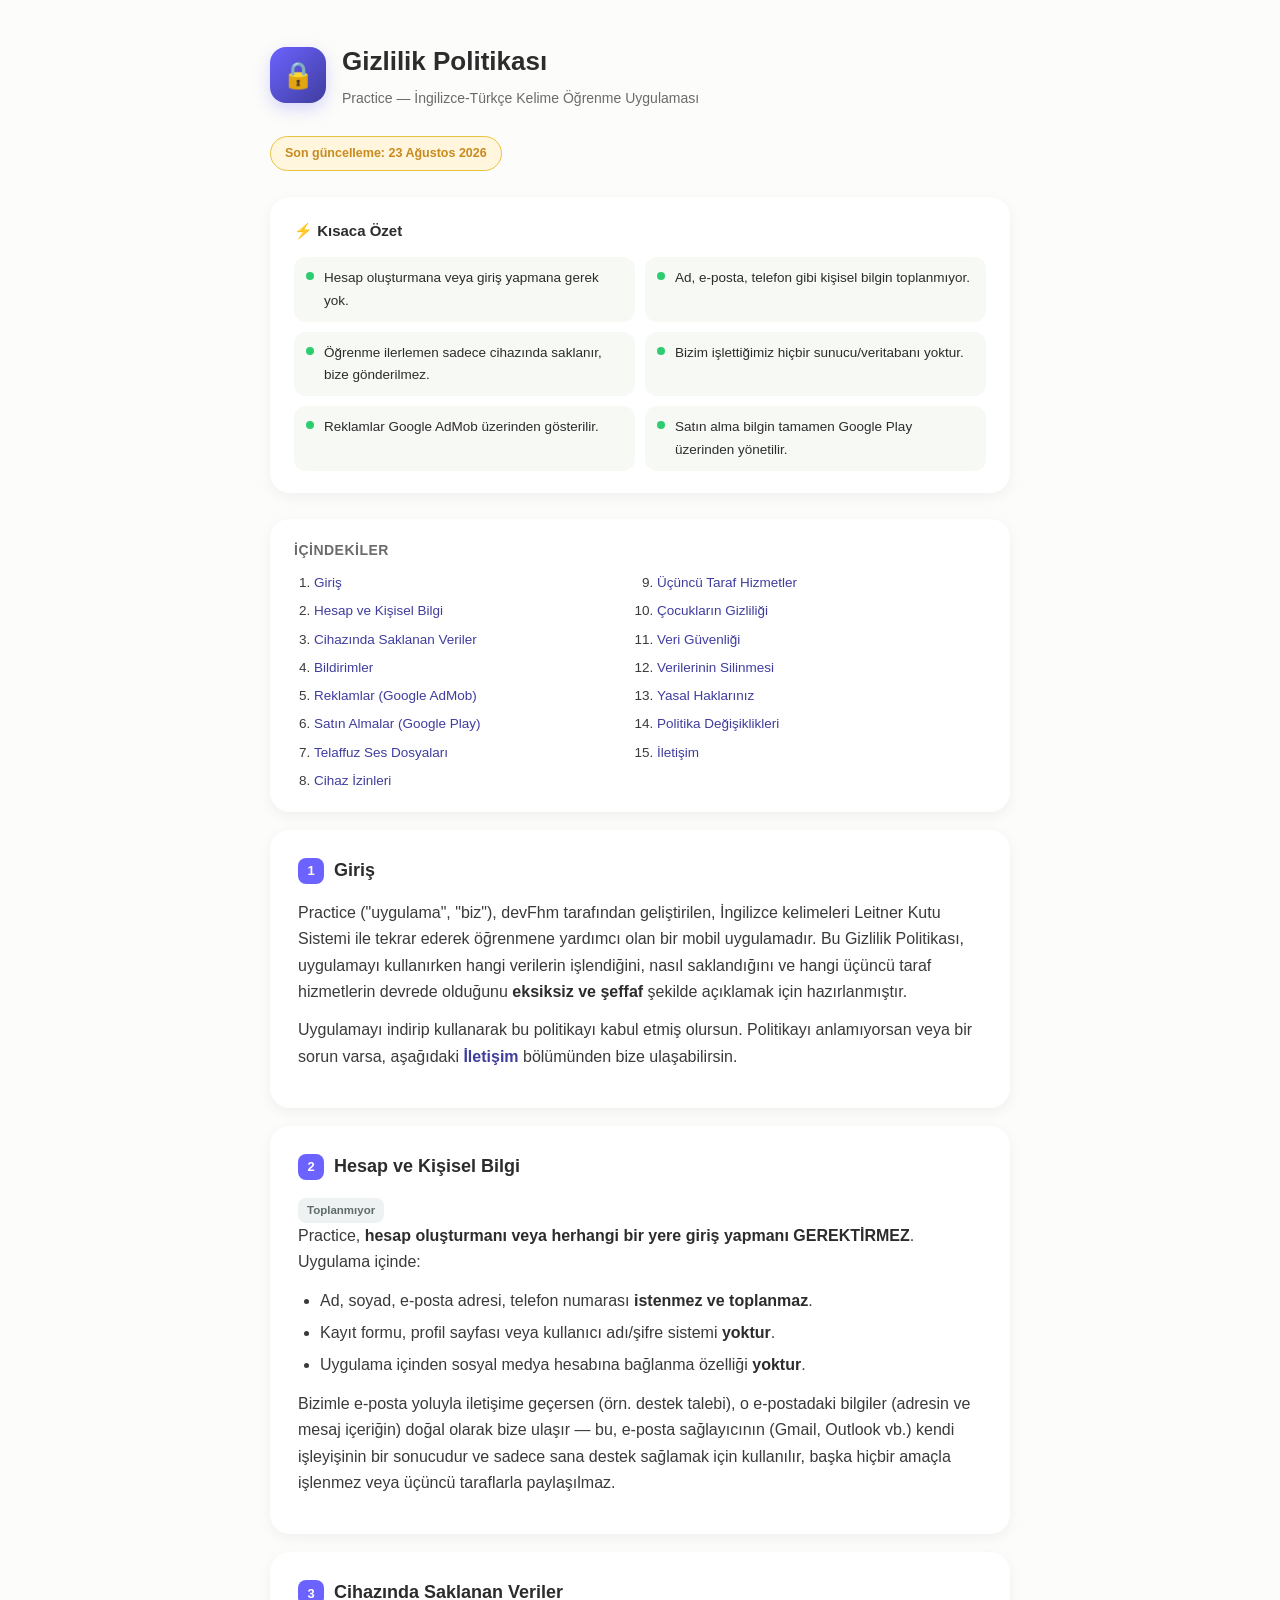
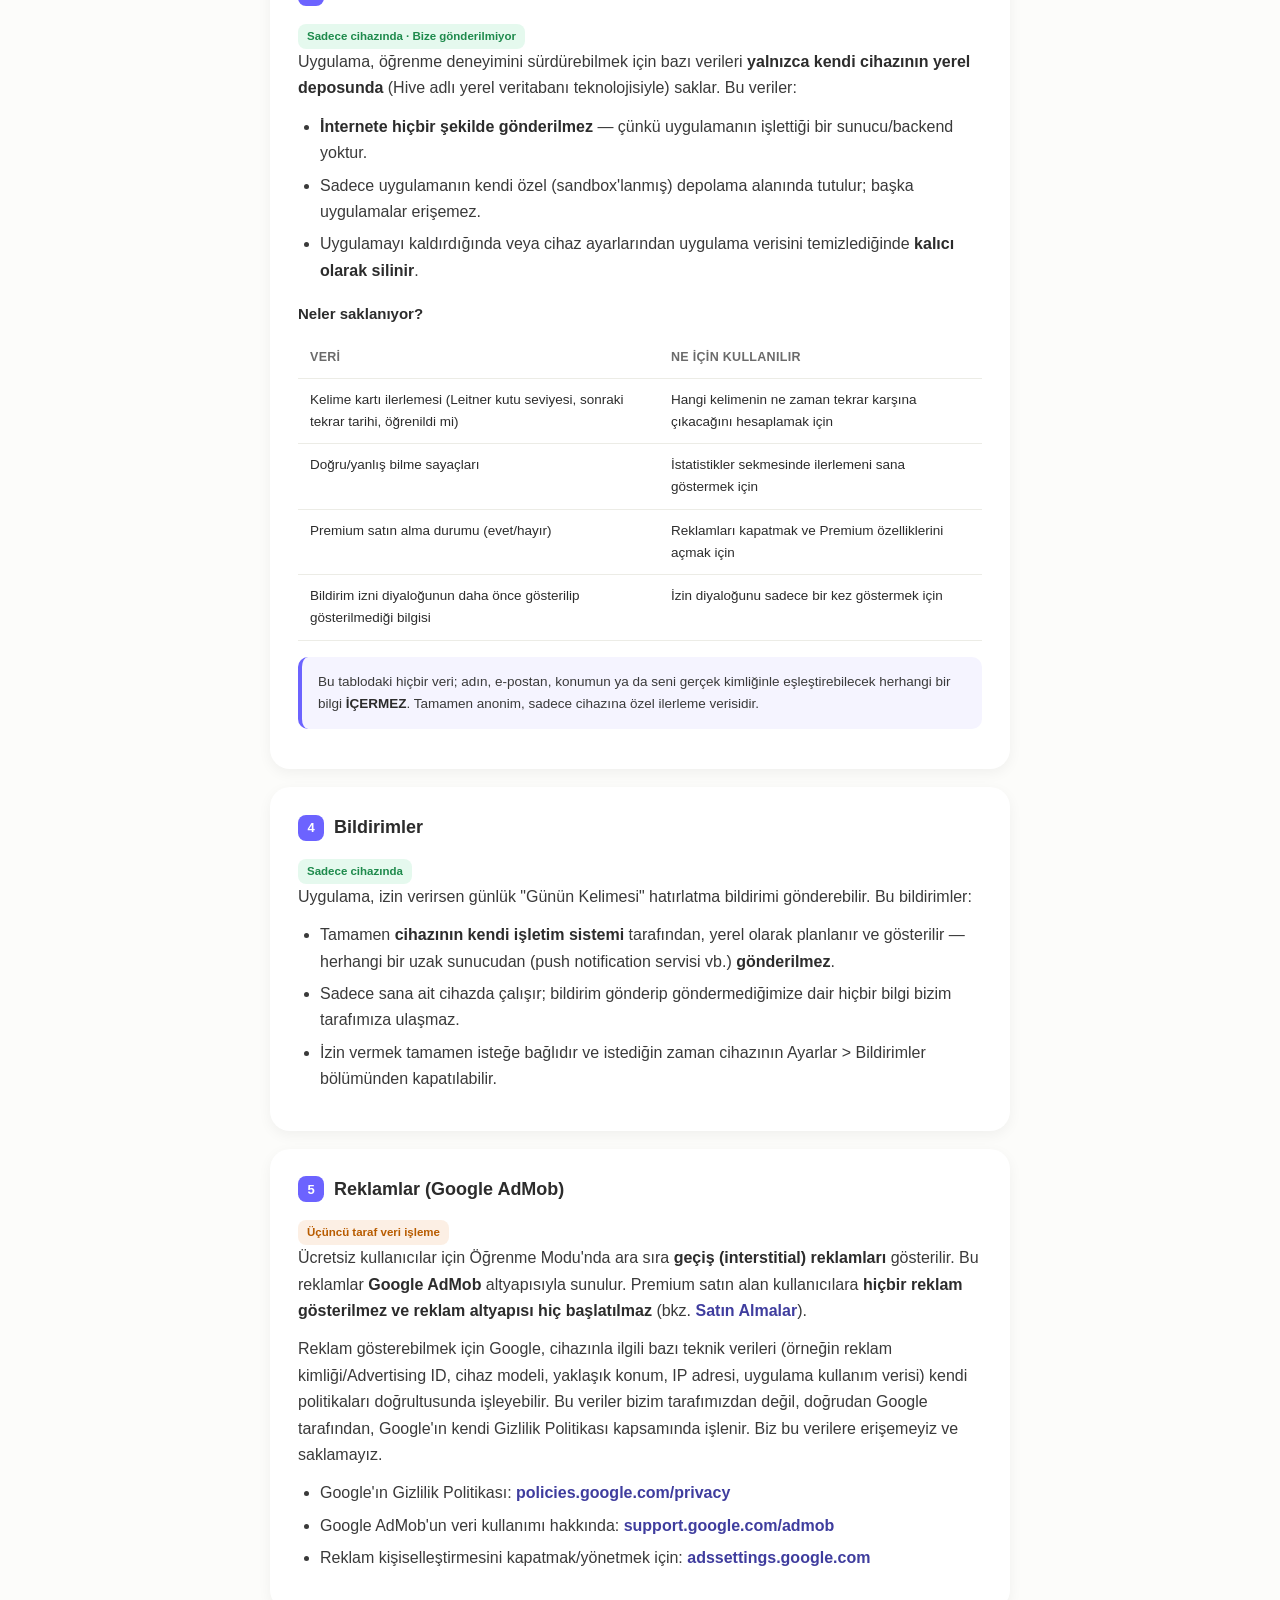
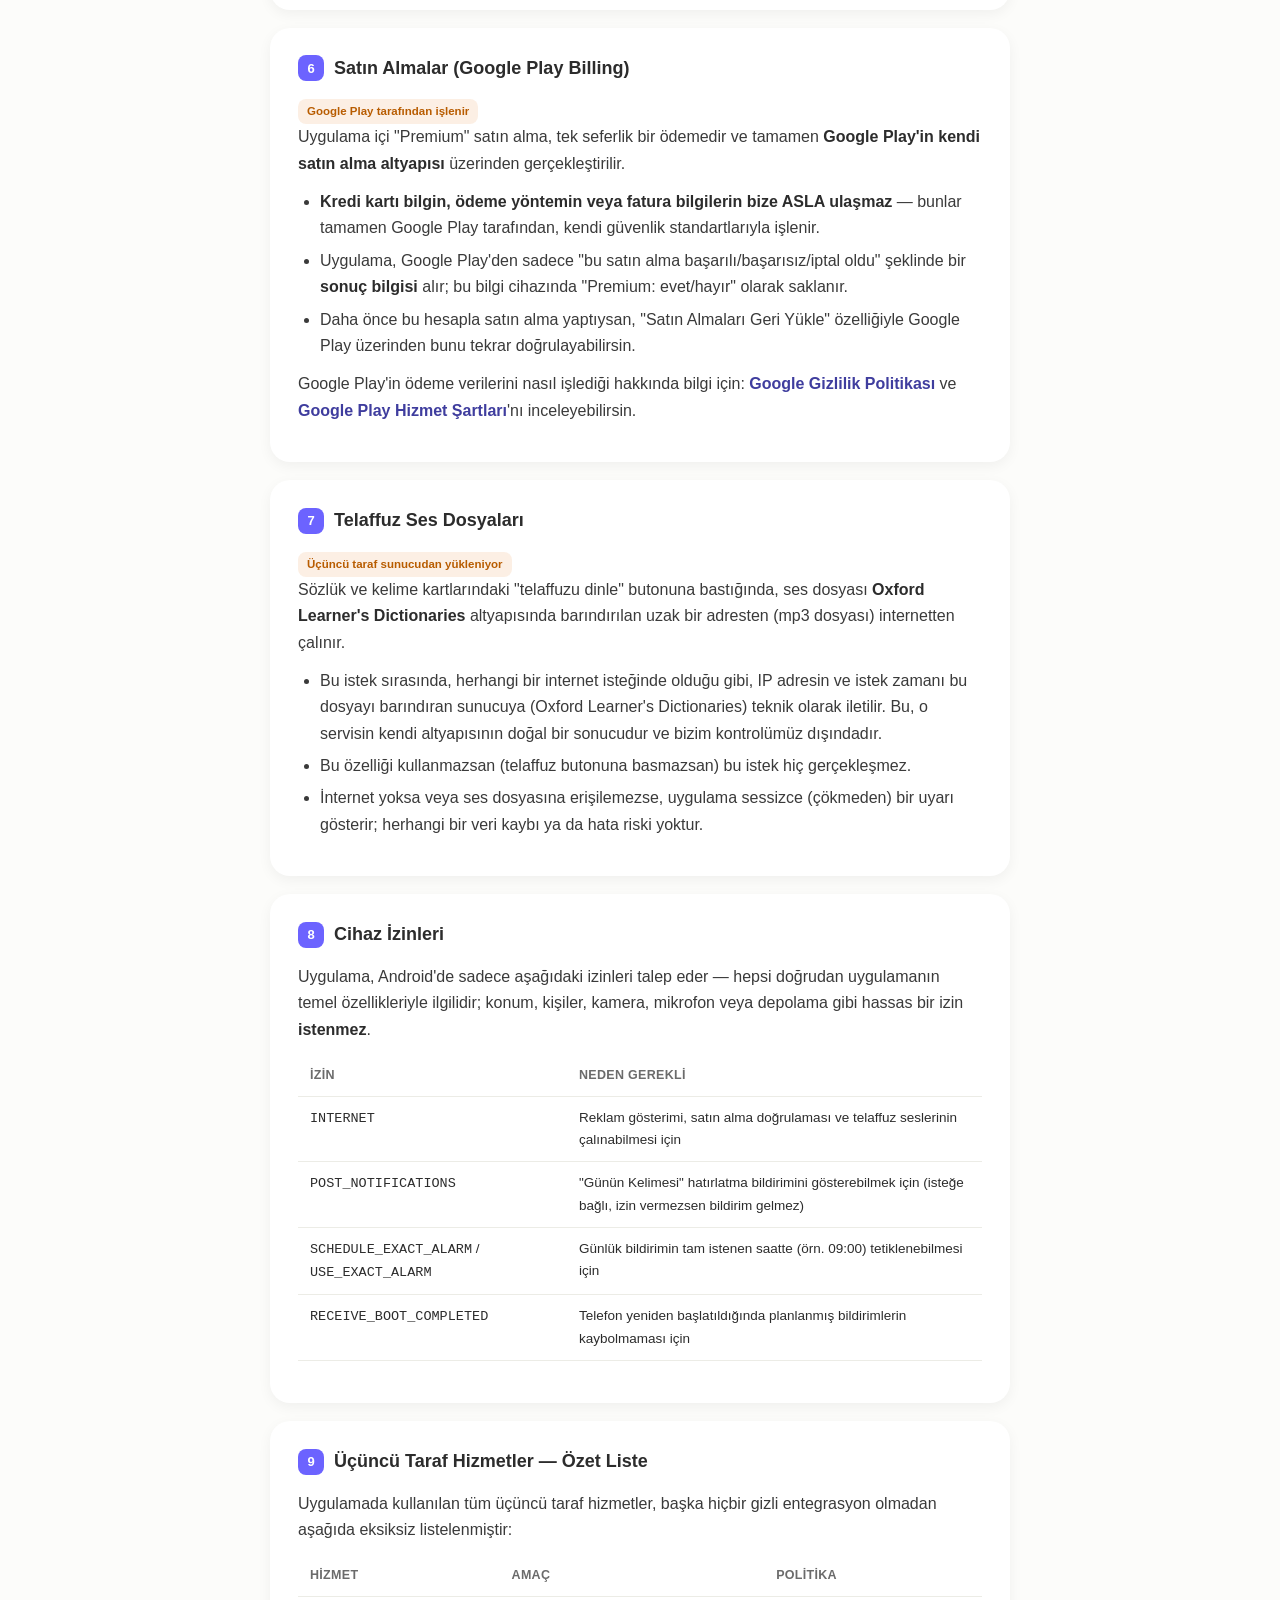
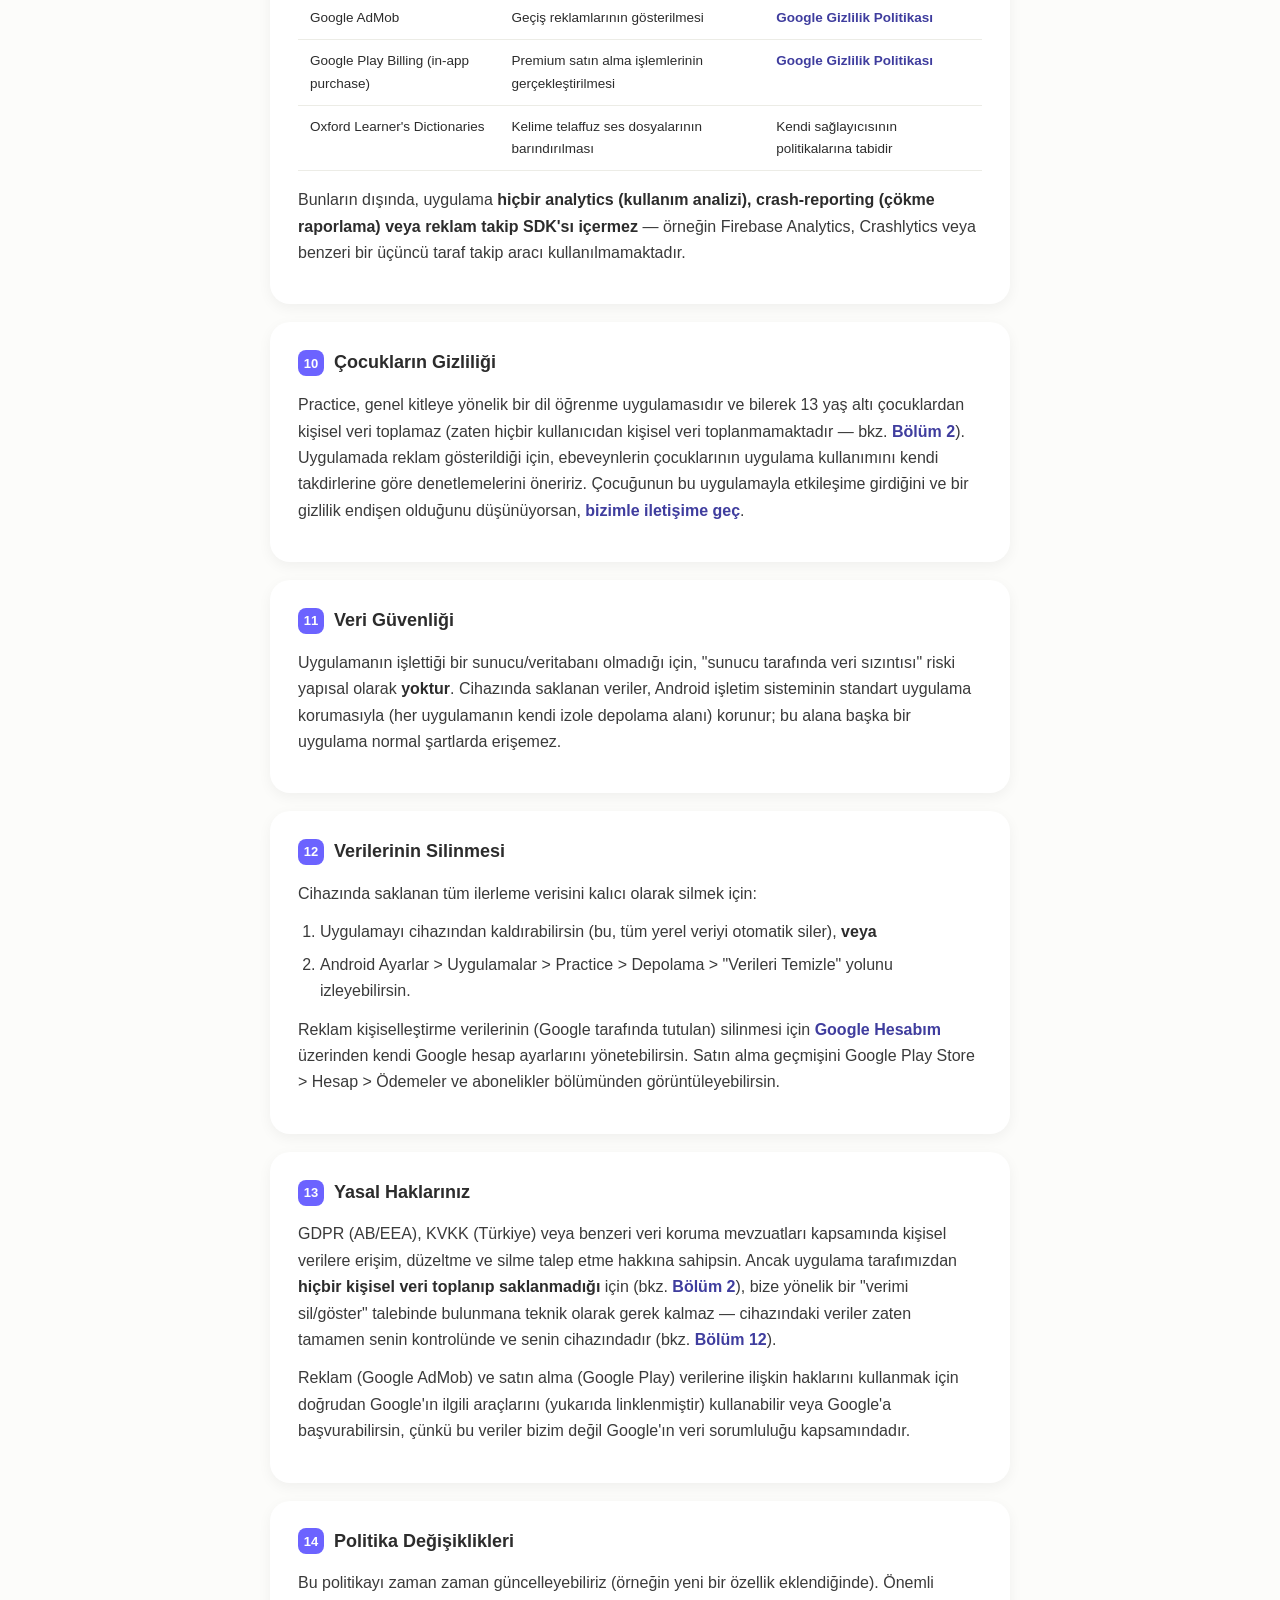
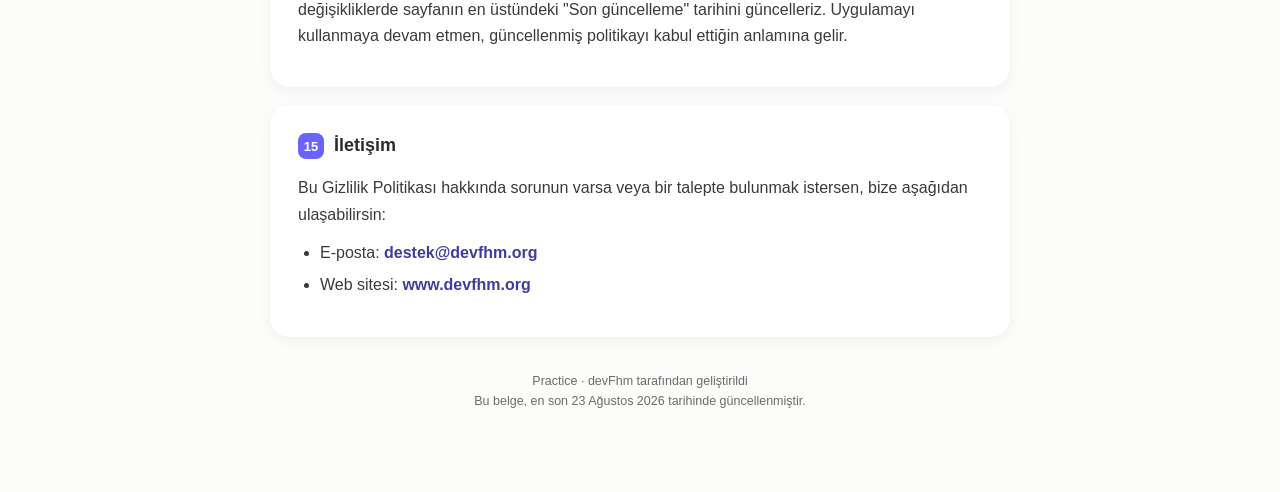
<file: practice/privacy-policy.html>
<!DOCTYPE html>
<html lang="tr">
<head>
<meta charset="UTF-8">
<meta name="viewport" content="width=device-width, initial-scale=1.0">
<title>Gizlilik Politikası — Practice</title>
<style>
  :root {
    --bg: #FCFCFA;
    --card: #FFFFFF;
    --accent: #6C63FF;
    --accent-dark: #3F3D9E;
    --text: #2C2C2C;
    --text-muted: #6b6b6b;
    --border: #ECECE6;
    --amber: #C98A1E;
    --amber-bg: #FFF6DD;
    --green: #2ECC71;
  }
  * { box-sizing: border-box; }
  body {
    margin: 0;
    background: var(--bg);
    color: var(--text);
    font-family: -apple-system, BlinkMacSystemFont, "Segoe UI", Roboto, "Helvetica Neue", Arial, sans-serif;
    line-height: 1.65;
    font-size: 16px;
  }
  .wrap {
    max-width: 780px;
    margin: 0 auto;
    padding: 40px 20px 80px;
  }
  header.hero {
    display: flex;
    align-items: center;
    gap: 16px;
    margin-bottom: 8px;
  }
  .logo-badge {
    width: 56px;
    height: 56px;
    border-radius: 16px;
    background: linear-gradient(135deg, var(--accent), var(--accent-dark));
    display: flex;
    align-items: center;
    justify-content: center;
    color: white;
    font-size: 26px;
    flex-shrink: 0;
    box-shadow: 0 6px 16px rgba(108,99,255,0.25);
  }
  h1 { font-size: 26px; margin: 0 0 4px; }
  .subtitle { color: var(--text-muted); font-size: 14px; margin: 0; }
  .updated-badge {
    display: inline-block;
    margin-top: 18px;
    background: var(--amber-bg);
    color: var(--amber);
    border: 1px solid #E9C441;
    border-radius: 20px;
    padding: 6px 14px;
    font-size: 12.5px;
    font-weight: 600;
  }
  .summary-card {
    margin-top: 26px;
    background: var(--card);
    border-radius: 20px;
    padding: 22px 24px;
    box-shadow: 0 4px 14px rgba(0,0,0,0.05);
  }
  .summary-card h2 {
    font-size: 15px;
    margin: 0 0 14px;
    display: flex;
    align-items: center;
    gap: 8px;
    color: var(--text);
  }
  .summary-grid {
    display: grid;
    grid-template-columns: 1fr 1fr;
    gap: 10px;
  }
  @media (max-width: 560px) {
    .summary-grid { grid-template-columns: 1fr; }
  }
  .summary-item {
    display: flex;
    gap: 10px;
    align-items: flex-start;
    font-size: 13.5px;
    padding: 10px 12px;
    background: #F7F9F5;
    border-radius: 12px;
  }
  .summary-item .dot {
    width: 8px; height: 8px; border-radius: 50%;
    background: var(--green);
    margin-top: 5px;
    flex-shrink: 0;
  }
  nav.toc {
    margin-top: 26px;
    background: var(--card);
    border-radius: 20px;
    padding: 20px 24px;
    box-shadow: 0 4px 14px rgba(0,0,0,0.05);
  }
  nav.toc h2 { font-size: 14px; margin: 0 0 10px; color: var(--text-muted); text-transform: uppercase; letter-spacing: 0.5px;}
  nav.toc ol { margin: 0; padding-left: 20px; columns: 2; font-size: 13.5px; }
  @media (max-width: 560px) { nav.toc ol { columns: 1; } }
  nav.toc a { color: var(--accent-dark); text-decoration: none; }
  nav.toc a:hover { text-decoration: underline; }

  section {
    background: var(--card);
    border-radius: 20px;
    padding: 26px 28px;
    margin-top: 18px;
    box-shadow: 0 4px 14px rgba(0,0,0,0.05);
    scroll-margin-top: 20px;
  }
  section h2 {
    font-size: 18px;
    margin: 0 0 14px;
    display: flex;
    align-items: center;
    gap: 10px;
  }
  section h2 .num {
    display: inline-flex;
    align-items: center;
    justify-content: center;
    width: 26px; height: 26px;
    background: var(--accent);
    color: white;
    border-radius: 8px;
    font-size: 13px;
    font-weight: 700;
    flex-shrink: 0;
  }
  section h3 { font-size: 15px; margin: 18px 0 6px; color: var(--text); }
  p { margin: 0 0 12px; color: #3a3a3a; }
  ul, ol.list { margin: 0 0 12px; padding-left: 22px; }
  li { margin-bottom: 6px; color: #3a3a3a; }
  strong { color: var(--text); }
  a.link { color: var(--accent-dark); font-weight: 600; text-decoration: none; }
  a.link:hover { text-decoration: underline; }

  table {
    width: 100%;
    border-collapse: collapse;
    margin: 10px 0 16px;
    font-size: 13.5px;
  }
  th, td {
    text-align: left;
    padding: 10px 12px;
    border-bottom: 1px solid var(--border);
    vertical-align: top;
  }
  th { color: var(--text-muted); font-weight: 600; font-size: 12.5px; text-transform: uppercase; letter-spacing: 0.3px; }

  .badge {
    display: inline-block;
    font-size: 11.5px;
    font-weight: 700;
    padding: 3px 9px;
    border-radius: 8px;
    margin-right: 6px;
  }
  .badge.local { background: rgba(46,204,113,0.12); color: #1e8a4c; }
  .badge.third { background: rgba(230,126,34,0.12); color: #b85c00; }
  .badge.none { background: rgba(149,165,166,0.15); color: #5f6a6a; }

  .callout {
    border-left: 4px solid var(--accent);
    background: #F5F4FF;
    border-radius: 10px;
    padding: 14px 16px;
    font-size: 13.5px;
    color: #3a3a3a;
    margin: 14px 0;
  }
  .callout.warn {
    border-left-color: var(--amber);
    background: var(--amber-bg);
  }

  footer {
    text-align: center;
    margin-top: 34px;
    color: var(--text-muted);
    font-size: 12.5px;
  }
  footer a { color: var(--accent-dark); }
</style>
</head>
<body>
<div class="wrap">

  <header class="hero">
    <div class="logo-badge">🔒</div>
    <div>
      <h1>Gizlilik Politikası</h1>
      <p class="subtitle">Practice — İngilizce-Türkçe Kelime Öğrenme Uygulaması</p>
    </div>
  </header>
  <span class="updated-badge">Son güncelleme: 23 Ağustos 2026</span>

  <div class="summary-card">
    <h2>⚡ Kısaca Özet</h2>
    <div class="summary-grid">
      <div class="summary-item"><span class="dot"></span> Hesap oluşturmana veya giriş yapmana gerek yok.</div>
      <div class="summary-item"><span class="dot"></span> Ad, e-posta, telefon gibi kişisel bilgin toplanmıyor.</div>
      <div class="summary-item"><span class="dot"></span> Öğrenme ilerlemen sadece cihazında saklanır, bize gönderilmez.</div>
      <div class="summary-item"><span class="dot"></span> Bizim işlettiğimiz hiçbir sunucu/veritabanı yoktur.</div>
      <div class="summary-item"><span class="dot"></span> Reklamlar Google AdMob üzerinden gösterilir.</div>
      <div class="summary-item"><span class="dot"></span> Satın alma bilgin tamamen Google Play üzerinden yönetilir.</div>
    </div>
  </div>

  <nav class="toc">
    <h2>İçindekiler</h2>
    <ol>
      <li><a href="#giris">Giriş</a></li>
      <li><a href="#hesap">Hesap ve Kişisel Bilgi</a></li>
      <li><a href="#cihazda-saklanan">Cihazında Saklanan Veriler</a></li>
      <li><a href="#bildirimler">Bildirimler</a></li>
      <li><a href="#reklamlar">Reklamlar (Google AdMob)</a></li>
      <li><a href="#satin-alma">Satın Almalar (Google Play)</a></li>
      <li><a href="#telaffuz">Telaffuz Ses Dosyaları</a></li>
      <li><a href="#izinler">Cihaz İzinleri</a></li>
      <li><a href="#ucuncu-taraflar">Üçüncü Taraf Hizmetler</a></li>
      <li><a href="#cocuklar">Çocukların Gizliliği</a></li>
      <li><a href="#guvenlik">Veri Güvenliği</a></li>
      <li><a href="#silme">Verilerinin Silinmesi</a></li>
      <li><a href="#haklar">Yasal Haklarınız</a></li>
      <li><a href="#degisiklikler">Politika Değişiklikleri</a></li>
      <li><a href="#iletisim">İletişim</a></li>
    </ol>
  </nav>

  <section id="giris">
    <h2><span class="num">1</span>Giriş</h2>
    <p>
      Practice ("uygulama", "biz"), devFhm tarafından geliştirilen, İngilizce kelimeleri
      Leitner Kutu Sistemi ile tekrar ederek öğrenmene yardımcı olan bir mobil
      uygulamadır. Bu Gizlilik Politikası, uygulamayı kullanırken hangi verilerin
      işlendiğini, nasıl saklandığını ve hangi üçüncü taraf hizmetlerin devrede
      olduğunu <strong>eksiksiz ve şeffaf</strong> şekilde açıklamak için hazırlanmıştır.
    </p>
    <p>
      Uygulamayı indirip kullanarak bu politikayı kabul etmiş olursun. Politikayı
      anlamıyorsan veya bir sorun varsa, aşağıdaki
      <a class="link" href="#iletisim">İletişim</a> bölümünden bize ulaşabilirsin.
    </p>
  </section>

  <section id="hesap">
    <h2><span class="num">2</span>Hesap ve Kişisel Bilgi</h2>
    <span class="badge none">Toplanmıyor</span>
    <p>
      Practice, <strong>hesap oluşturmanı veya herhangi bir yere giriş yapmanı
      GEREKTİRMEZ</strong>. Uygulama içinde:
    </p>
    <ul>
      <li>Ad, soyad, e-posta adresi, telefon numarası <strong>istenmez ve toplanmaz</strong>.</li>
      <li>Kayıt formu, profil sayfası veya kullanıcı adı/şifre sistemi <strong>yoktur</strong>.</li>
      <li>Uygulama içinden sosyal medya hesabına bağlanma özelliği <strong>yoktur</strong>.</li>
    </ul>
    <p>
      Bizimle e-posta yoluyla iletişime geçersen (örn. destek talebi), o e-postadaki
      bilgiler (adresin ve mesaj içeriğin) doğal olarak bize ulaşır — bu, e-posta
      sağlayıcının (Gmail, Outlook vb.) kendi işleyişinin bir sonucudur ve sadece sana
      destek sağlamak için kullanılır, başka hiçbir amaçla işlenmez veya üçüncü
      taraflarla paylaşılmaz.
    </p>
  </section>

  <section id="cihazda-saklanan">
    <h2><span class="num">3</span>Cihazında Saklanan Veriler</h2>
    <span class="badge local">Sadece cihazında · Bize gönderilmiyor</span>
    <p>
      Uygulama, öğrenme deneyimini sürdürebilmek için bazı verileri
      <strong>yalnızca kendi cihazının yerel deposunda</strong> (Hive adlı yerel
      veritabanı teknolojisiyle) saklar. Bu veriler:
    </p>
    <ul>
      <li><strong>İnternete hiçbir şekilde gönderilmez</strong> — çünkü uygulamanın
        işlettiği bir sunucu/backend yoktur.</li>
      <li>Sadece uygulamanın kendi özel (sandbox'lanmış) depolama alanında tutulur;
        başka uygulamalar erişemez.</li>
      <li>Uygulamayı kaldırdığında veya cihaz ayarlarından uygulama verisini
        temizlediğinde <strong>kalıcı olarak silinir</strong>.</li>
    </ul>
    <h3>Neler saklanıyor?</h3>
    <table>
      <tr><th>Veri</th><th>Ne için kullanılır</th></tr>
      <tr>
        <td>Kelime kartı ilerlemesi (Leitner kutu seviyesi, sonraki tekrar tarihi, öğrenildi mi)</td>
        <td>Hangi kelimenin ne zaman tekrar karşına çıkacağını hesaplamak için</td>
      </tr>
      <tr>
        <td>Doğru/yanlış bilme sayaçları</td>
        <td>İstatistikler sekmesinde ilerlemeni sana göstermek için</td>
      </tr>
      <tr>
        <td>Premium satın alma durumu (evet/hayır)</td>
        <td>Reklamları kapatmak ve Premium özelliklerini açmak için</td>
      </tr>
      <tr>
        <td>Bildirim izni diyaloğunun daha önce gösterilip gösterilmediği bilgisi</td>
        <td>İzin diyaloğunu sadece bir kez göstermek için</td>
      </tr>
    </table>
    <div class="callout">
      Bu tablodaki hiçbir veri; adın, e-postan, konumun ya da seni gerçek kimliğinle
      eşleştirebilecek herhangi bir bilgi <strong>İÇERMEZ</strong>. Tamamen
      anonim, sadece cihazına özel ilerleme verisidir.
    </div>
  </section>

  <section id="bildirimler">
    <h2><span class="num">4</span>Bildirimler</h2>
    <span class="badge local">Sadece cihazında</span>
    <p>
      Uygulama, izin verirsen günlük "Günün Kelimesi" hatırlatma bildirimi
      gönderebilir. Bu bildirimler:
    </p>
    <ul>
      <li>Tamamen <strong>cihazının kendi işletim sistemi</strong> tarafından, yerel
        olarak planlanır ve gösterilir — herhangi bir uzak sunucudan
        (push notification servisi vb.) <strong>gönderilmez</strong>.</li>
      <li>Sadece sana ait cihazda çalışır; bildirim gönderip göndermediğimize dair
        hiçbir bilgi bizim tarafımıza ulaşmaz.</li>
      <li>İzin vermek tamamen isteğe bağlıdır ve istediğin zaman cihazının
        Ayarlar &gt; Bildirimler bölümünden kapatılabilir.</li>
    </ul>
  </section>

  <section id="reklamlar">
    <h2><span class="num">5</span>Reklamlar (Google AdMob)</h2>
    <span class="badge third">Üçüncü taraf veri işleme</span>
    <p>
      Ücretsiz kullanıcılar için Öğrenme Modu'nda ara sıra <strong>geçiş
      (interstitial) reklamları</strong> gösterilir. Bu reklamlar
      <strong>Google AdMob</strong> altyapısıyla sunulur. Premium satın alan
      kullanıcılara <strong>hiçbir reklam gösterilmez ve reklam altyapısı hiç
      başlatılmaz</strong> (bkz. <a class="link" href="#satin-alma">Satın Almalar</a>).
    </p>
    <p>
      Reklam gösterebilmek için Google, cihazınla ilgili bazı teknik verileri
      (örneğin reklam kimliği/Advertising ID, cihaz modeli, yaklaşık konum, IP adresi,
      uygulama kullanım verisi) kendi politikaları doğrultusunda işleyebilir. Bu
      veriler bizim tarafımızdan değil, doğrudan Google tarafından, Google'ın kendi
      Gizlilik Politikası kapsamında işlenir. Biz bu verilere erişemeyiz ve
      saklamayız.
    </p>
    <ul>
      <li>Google'ın Gizlilik Politikası:
        <a class="link" href="https://policies.google.com/privacy" target="_blank" rel="noopener">policies.google.com/privacy</a></li>
      <li>Google AdMob'un veri kullanımı hakkında:
        <a class="link" href="https://support.google.com/admob/answer/6128543" target="_blank" rel="noopener">support.google.com/admob</a></li>
      <li>Reklam kişiselleştirmesini kapatmak/yönetmek için:
        <a class="link" href="https://adssettings.google.com" target="_blank" rel="noopener">adssettings.google.com</a></li>
    </ul>
  </section>

  <section id="satin-alma">
    <h2><span class="num">6</span>Satın Almalar (Google Play Billing)</h2>
    <span class="badge third">Google Play tarafından işlenir</span>
    <p>
      Uygulama içi "Premium" satın alma, tek seferlik bir ödemedir ve tamamen
      <strong>Google Play'in kendi satın alma altyapısı</strong> üzerinden
      gerçekleştirilir.
    </p>
    <ul>
      <li><strong>Kredi kartı bilgin, ödeme yöntemin veya fatura bilgilerin bize
        ASLA ulaşmaz</strong> — bunlar tamamen Google Play tarafından, kendi
        güvenlik standartlarıyla işlenir.</li>
      <li>Uygulama, Google Play'den sadece "bu satın alma başarılı/başarısız/iptal
        oldu" şeklinde bir <strong>sonuç bilgisi</strong> alır; bu bilgi cihazında
        "Premium: evet/hayır" olarak saklanır.</li>
      <li>Daha önce bu hesapla satın alma yaptıysan, "Satın Almaları Geri Yükle"
        özelliğiyle Google Play üzerinden bunu tekrar doğrulayabilirsin.</li>
    </ul>
    <p>
      Google Play'in ödeme verilerini nasıl işlediği hakkında bilgi için:
      <a class="link" href="https://policies.google.com/privacy" target="_blank" rel="noopener">Google Gizlilik Politikası</a>
      ve <a class="link" href="https://play.google/intl/tr/play-terms/" target="_blank" rel="noopener">Google Play Hizmet Şartları</a>'nı inceleyebilirsin.
    </p>
  </section>

  <section id="telaffuz">
    <h2><span class="num">7</span>Telaffuz Ses Dosyaları</h2>
    <span class="badge third">Üçüncü taraf sunucudan yükleniyor</span>
    <p>
      Sözlük ve kelime kartlarındaki "telaffuzu dinle" butonuna bastığında,
      ses dosyası <strong>Oxford Learner's Dictionaries</strong> altyapısında
      barındırılan uzak bir adresten (mp3 dosyası) internetten çalınır.
    </p>
    <ul>
      <li>Bu istek sırasında, herhangi bir internet isteğinde olduğu gibi, IP adresin
        ve istek zamanı bu dosyayı barındıran sunucuya (Oxford Learner's
        Dictionaries) teknik olarak iletilir. Bu, o servisin kendi altyapısının
        doğal bir sonucudur ve bizim kontrolümüz dışındadır.</li>
      <li>Bu özelliği kullanmazsan (telaffuz butonuna basmazsan) bu istek hiç
        gerçekleşmez.</li>
      <li>İnternet yoksa veya ses dosyasına erişilemezse, uygulama sessizce
        (çökmeden) bir uyarı gösterir; herhangi bir veri kaybı ya da hata riski
        yoktur.</li>
    </ul>
  </section>

  <section id="izinler">
    <h2><span class="num">8</span>Cihaz İzinleri</h2>
    <p>Uygulama, Android'de sadece aşağıdaki izinleri talep eder — hepsi doğrudan
      uygulamanın temel özellikleriyle ilgilidir; konum, kişiler, kamera, mikrofon
      veya depolama gibi hassas bir izin <strong>istenmez</strong>.</p>
    <table>
      <tr><th>İzin</th><th>Neden gerekli</th></tr>
      <tr><td><code>INTERNET</code></td><td>Reklam gösterimi, satın alma doğrulaması ve telaffuz seslerinin çalınabilmesi için</td></tr>
      <tr><td><code>POST_NOTIFICATIONS</code></td><td>"Günün Kelimesi" hatırlatma bildirimini gösterebilmek için (isteğe bağlı, izin vermezsen bildirim gelmez)</td></tr>
      <tr><td><code>SCHEDULE_EXACT_ALARM</code> / <code>USE_EXACT_ALARM</code></td><td>Günlük bildirimin tam istenen saatte (örn. 09:00) tetiklenebilmesi için</td></tr>
      <tr><td><code>RECEIVE_BOOT_COMPLETED</code></td><td>Telefon yeniden başlatıldığında planlanmış bildirimlerin kaybolmaması için</td></tr>
    </table>
  </section>

  <section id="ucuncu-taraflar">
    <h2><span class="num">9</span>Üçüncü Taraf Hizmetler — Özet Liste</h2>
    <p>Uygulamada kullanılan tüm üçüncü taraf hizmetler, başka hiçbir gizli
      entegrasyon olmadan aşağıda eksiksiz listelenmiştir:</p>
    <table>
      <tr><th>Hizmet</th><th>Amaç</th><th>Politika</th></tr>
      <tr>
        <td>Google AdMob</td>
        <td>Geçiş reklamlarının gösterilmesi</td>
        <td><a class="link" href="https://policies.google.com/privacy" target="_blank" rel="noopener">Google Gizlilik Politikası</a></td>
      </tr>
      <tr>
        <td>Google Play Billing (in-app purchase)</td>
        <td>Premium satın alma işlemlerinin gerçekleştirilmesi</td>
        <td><a class="link" href="https://policies.google.com/privacy" target="_blank" rel="noopener">Google Gizlilik Politikası</a></td>
      </tr>
      <tr>
        <td>Oxford Learner's Dictionaries</td>
        <td>Kelime telaffuz ses dosyalarının barındırılması</td>
        <td>Kendi sağlayıcısının politikalarına tabidir</td>
      </tr>
    </table>
    <p>Bunların dışında, uygulama <strong>hiçbir analytics (kullanım analizi),
      crash-reporting (çökme raporlama) veya reklam takip SDK'sı içermez</strong> —
      örneğin Firebase Analytics, Crashlytics veya benzeri bir üçüncü taraf takip
      aracı kullanılmamaktadır.</p>
  </section>

  <section id="cocuklar">
    <h2><span class="num">10</span>Çocukların Gizliliği</h2>
    <p>
      Practice, genel kitleye yönelik bir dil öğrenme uygulamasıdır ve bilerek
      13 yaş altı çocuklardan kişisel veri toplamaz (zaten hiçbir kullanıcıdan
      kişisel veri toplanmamaktadır — bkz. <a class="link" href="#hesap">Bölüm 2</a>).
      Uygulamada reklam gösterildiği için, ebeveynlerin çocuklarının uygulama
      kullanımını kendi takdirlerine göre denetlemelerini öneririz. Çocuğunun bu
      uygulamayla etkileşime girdiğini ve bir gizlilik endişen olduğunu düşünüyorsan,
      <a class="link" href="#iletisim">bizimle iletişime geç</a>.
    </p>
  </section>

  <section id="guvenlik">
    <h2><span class="num">11</span>Veri Güvenliği</h2>
    <p>
      Uygulamanın işlettiği bir sunucu/veritabanı olmadığı için, "sunucu tarafında
      veri sızıntısı" riski yapısal olarak <strong>yoktur</strong>. Cihazında
      saklanan veriler, Android işletim sisteminin standart uygulama korumasıyla
      (her uygulamanın kendi izole depolama alanı) korunur; bu alana başka bir
      uygulama normal şartlarda erişemez.
    </p>
  </section>

  <section id="silme">
    <h2><span class="num">12</span>Verilerinin Silinmesi</h2>
    <p>Cihazında saklanan tüm ilerleme verisini kalıcı olarak silmek için:</p>
    <ol class="list">
      <li>Uygulamayı cihazından kaldırabilirsin (bu, tüm yerel veriyi otomatik siler), <strong>veya</strong></li>
      <li>Android Ayarlar &gt; Uygulamalar &gt; Practice &gt; Depolama &gt; "Verileri Temizle" yolunu izleyebilirsin.</li>
    </ol>
    <p>
      Reklam kişiselleştirme verilerinin (Google tarafında tutulan) silinmesi için
      <a class="link" href="https://myaccount.google.com/data-and-privacy" target="_blank" rel="noopener">Google Hesabım</a>
      üzerinden kendi Google hesap ayarlarını yönetebilirsin. Satın alma geçmişini
      Google Play Store &gt; Hesap &gt; Ödemeler ve abonelikler bölümünden görüntüleyebilirsin.
    </p>
  </section>

  <section id="haklar">
    <h2><span class="num">13</span>Yasal Haklarınız</h2>
    <p>
      GDPR (AB/EEA), KVKK (Türkiye) veya benzeri veri koruma mevzuatları kapsamında
      kişisel verilere erişim, düzeltme ve silme talep etme hakkına sahipsin. Ancak
      uygulama tarafımızdan <strong>hiçbir kişisel veri toplanıp saklanmadığı</strong>
      için (bkz. <a class="link" href="#hesap">Bölüm 2</a>), bize yönelik bir "verimi
      sil/göster" talebinde bulunmana teknik olarak gerek kalmaz — cihazındaki
      veriler zaten tamamen senin kontrolünde ve senin cihazındadır (bkz.
      <a class="link" href="#silme">Bölüm 12</a>).
    </p>
    <p>
      Reklam (Google AdMob) ve satın alma (Google Play) verilerine ilişkin haklarını
      kullanmak için doğrudan Google'ın ilgili araçlarını (yukarıda linklenmiştir)
      kullanabilir veya Google'a başvurabilirsin, çünkü bu veriler bizim değil
      Google'ın veri sorumluluğu kapsamındadır.
    </p>
  </section>

  <section id="degisiklikler">
    <h2><span class="num">14</span>Politika Değişiklikleri</h2>
    <p>
      Bu politikayı zaman zaman güncelleyebiliriz (örneğin yeni bir özellik
      eklendiğinde). Önemli değişikliklerde sayfanın en üstündeki "Son güncelleme"
      tarihini güncelleriz. Uygulamayı kullanmaya devam etmen, güncellenmiş
      politikayı kabul ettiğin anlamına gelir.
    </p>
  </section>

  <section id="iletisim">
    <h2><span class="num">15</span>İletişim</h2>
    <p>
      Bu Gizlilik Politikası hakkında sorunun varsa veya bir talepte bulunmak
      istersen, bize aşağıdan ulaşabilirsin:
    </p>
    <ul>
      <li>E-posta: <a class="link" href="mailto:destek@devfhm.org">destek@devfhm.org</a></li>
      <li>Web sitesi: <a class="link" href="https://www.devfhm.org" target="_blank" rel="noopener">www.devfhm.org</a></li>
    </ul>
  </section>

  <footer>
    Practice · devFhm tarafından geliştirildi<br>
    Bu belge, en son 23 Ağustos 2026 tarihinde güncellenmiştir.
  </footer>

</div>
</body>
</html>
</file>
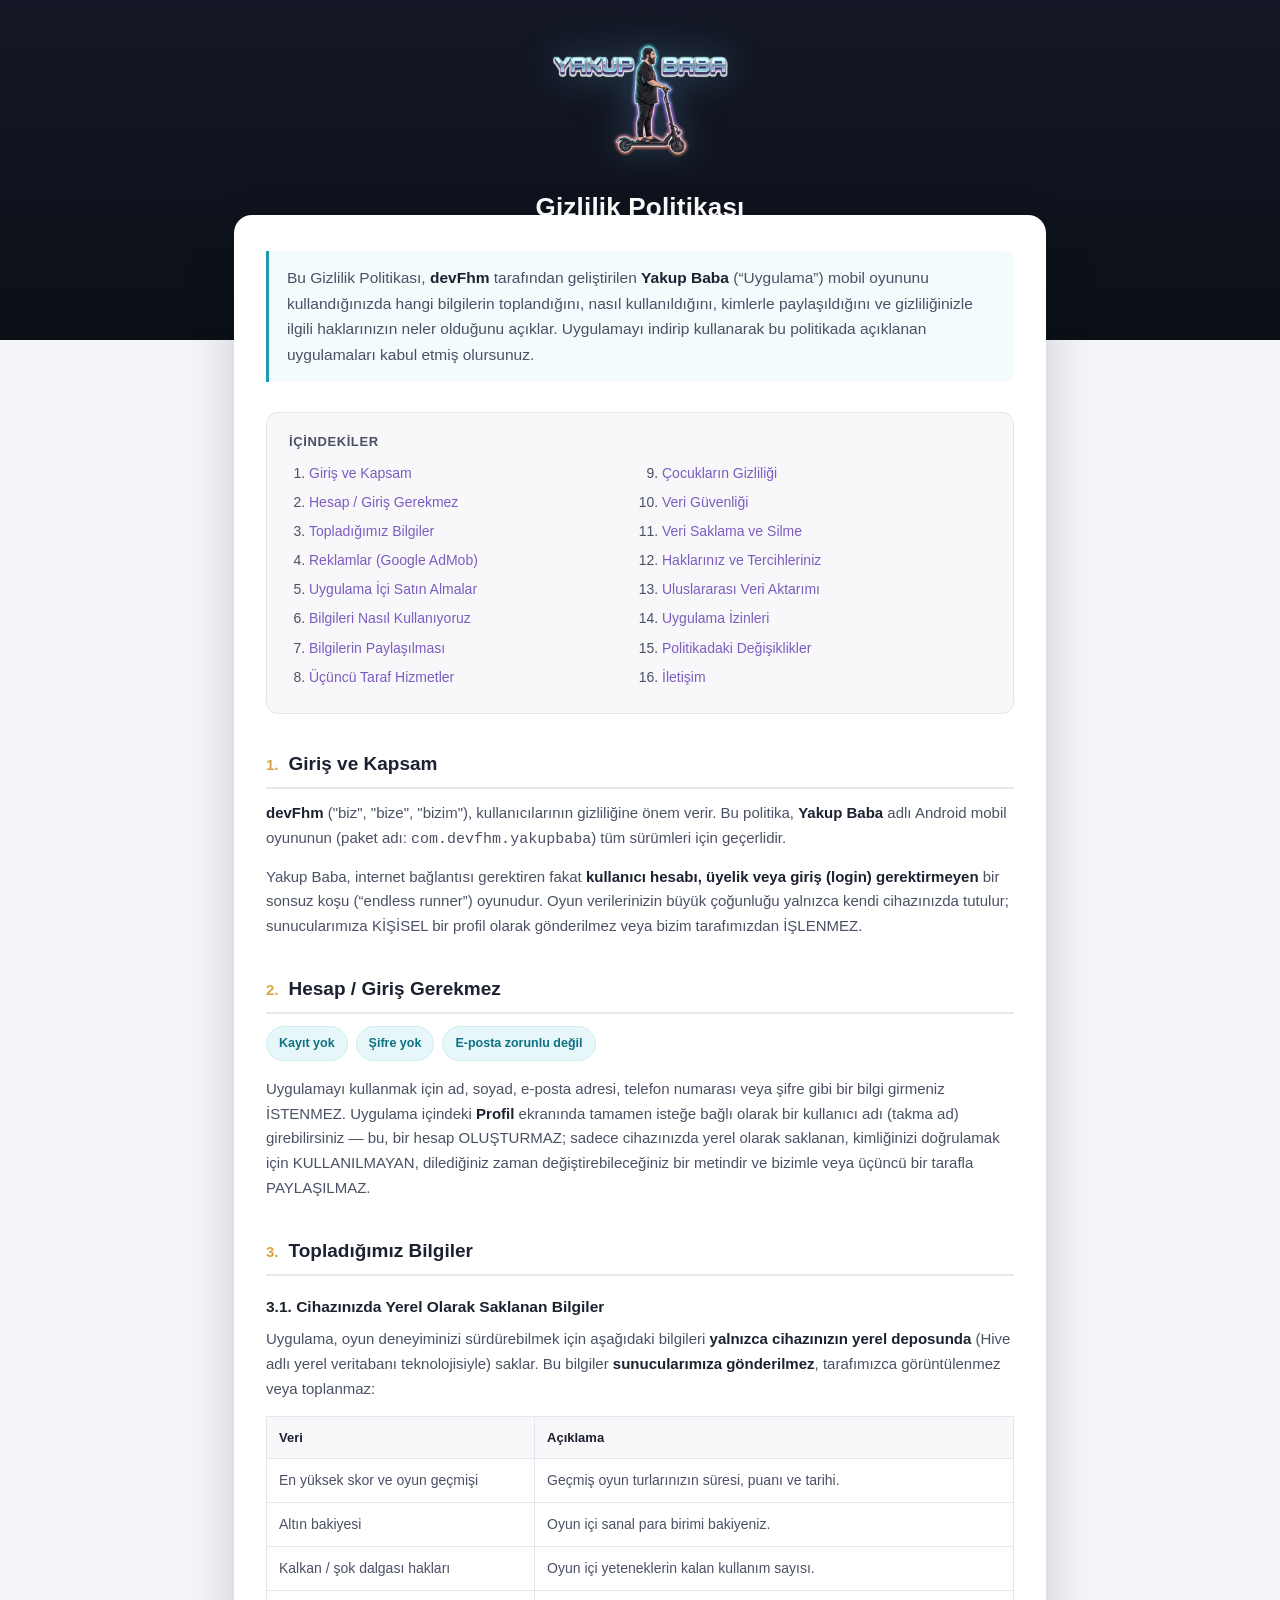
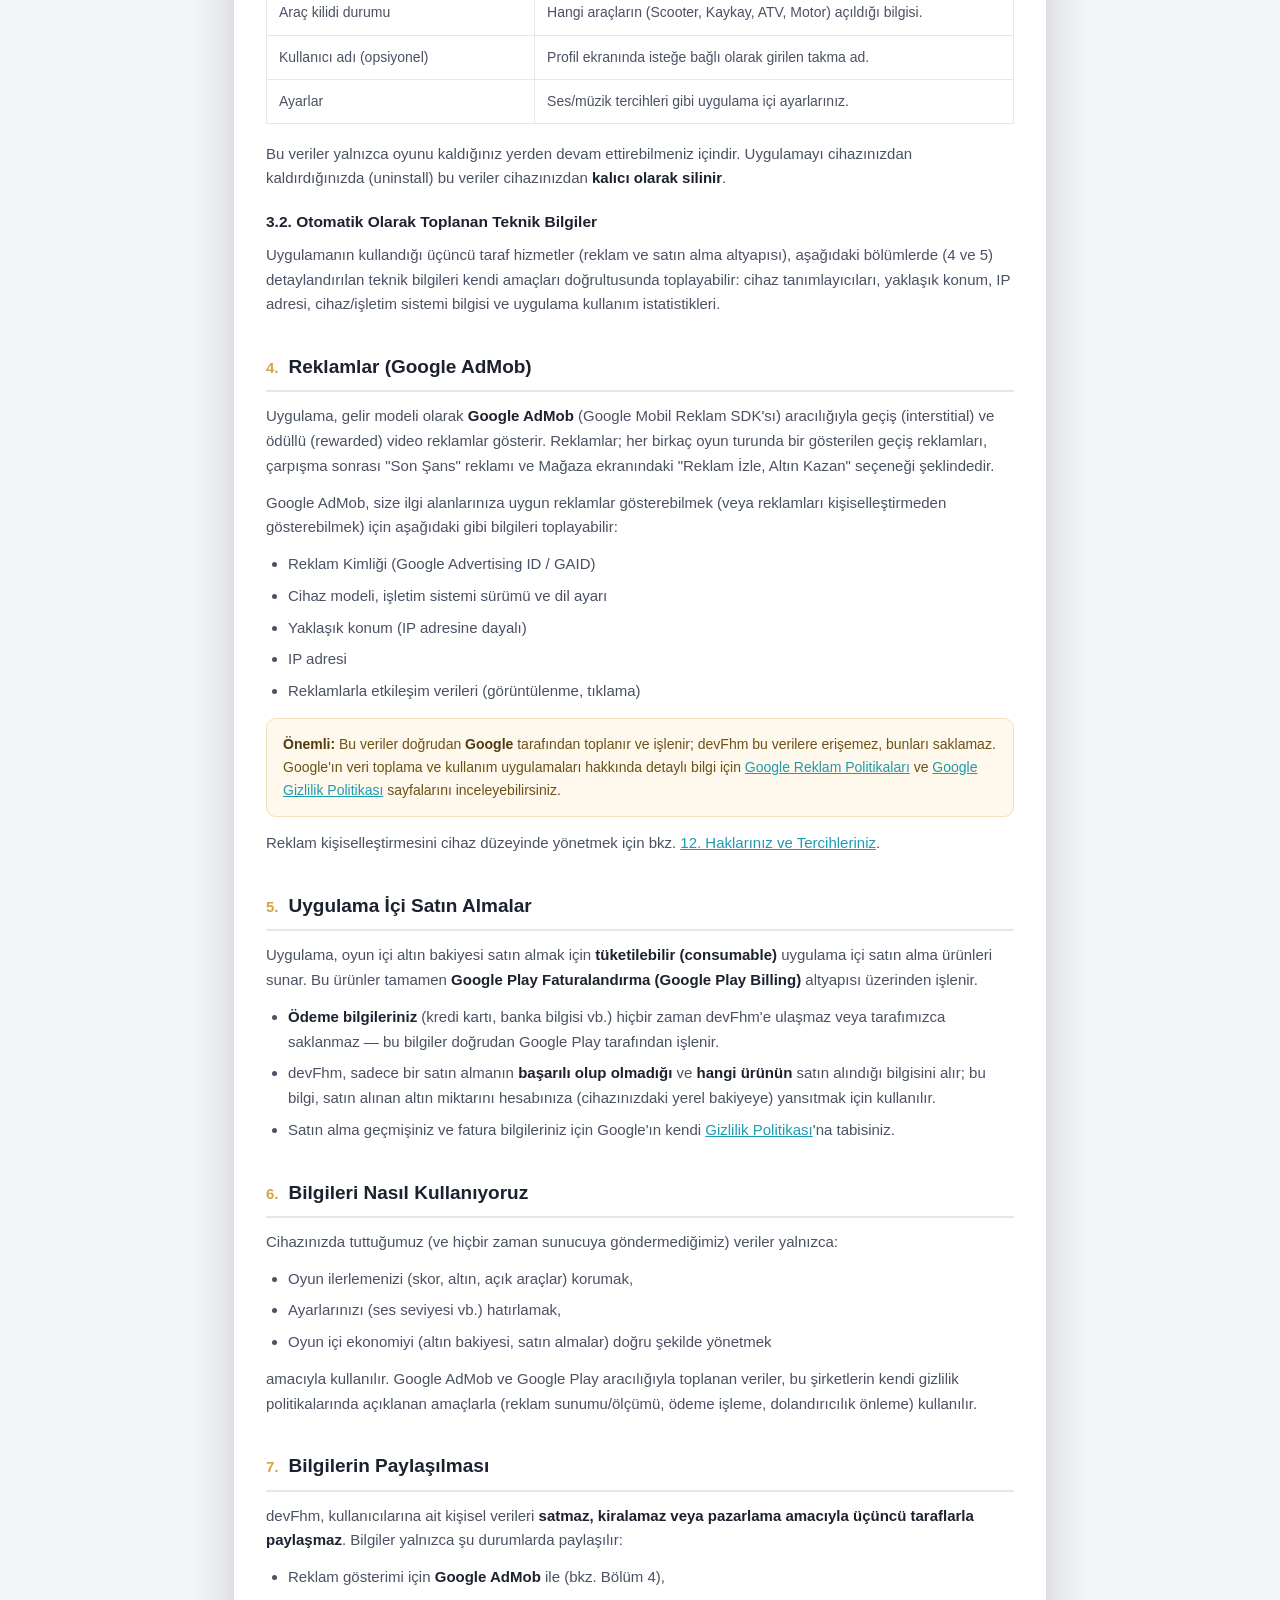
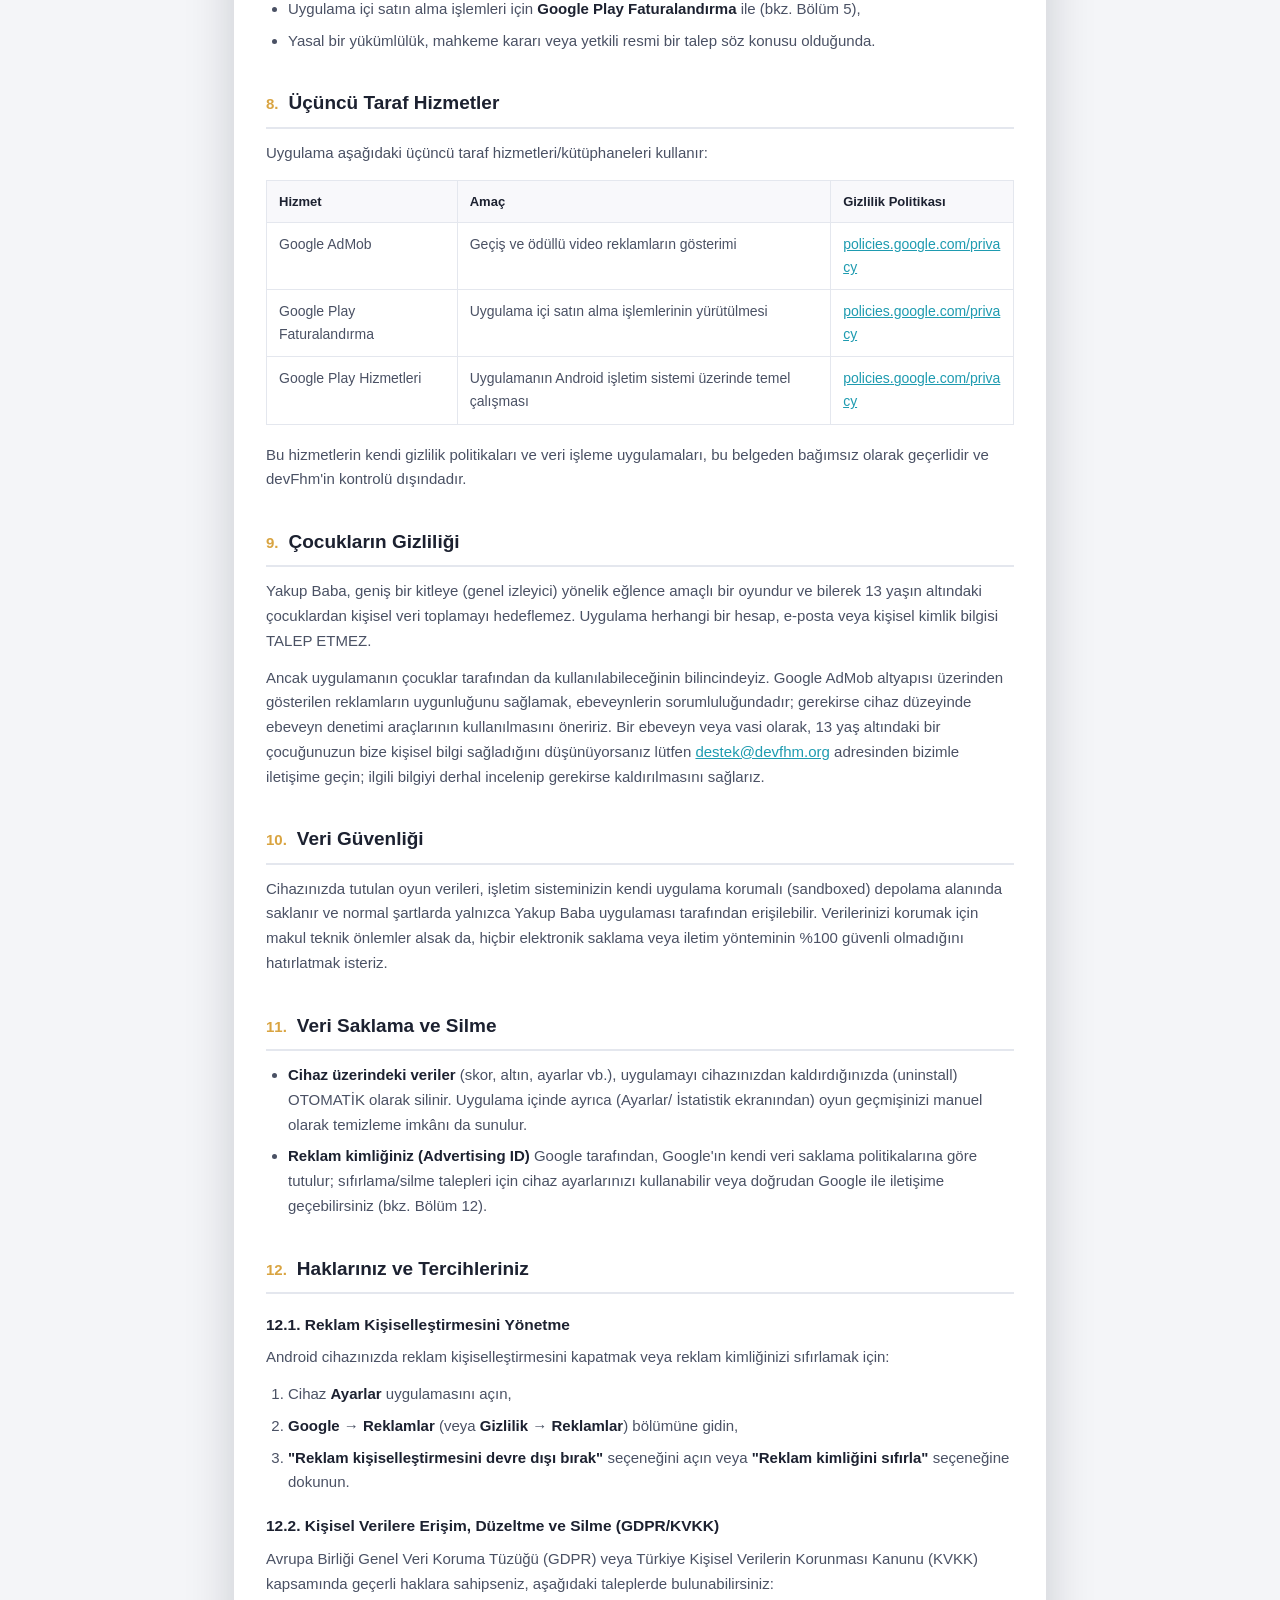
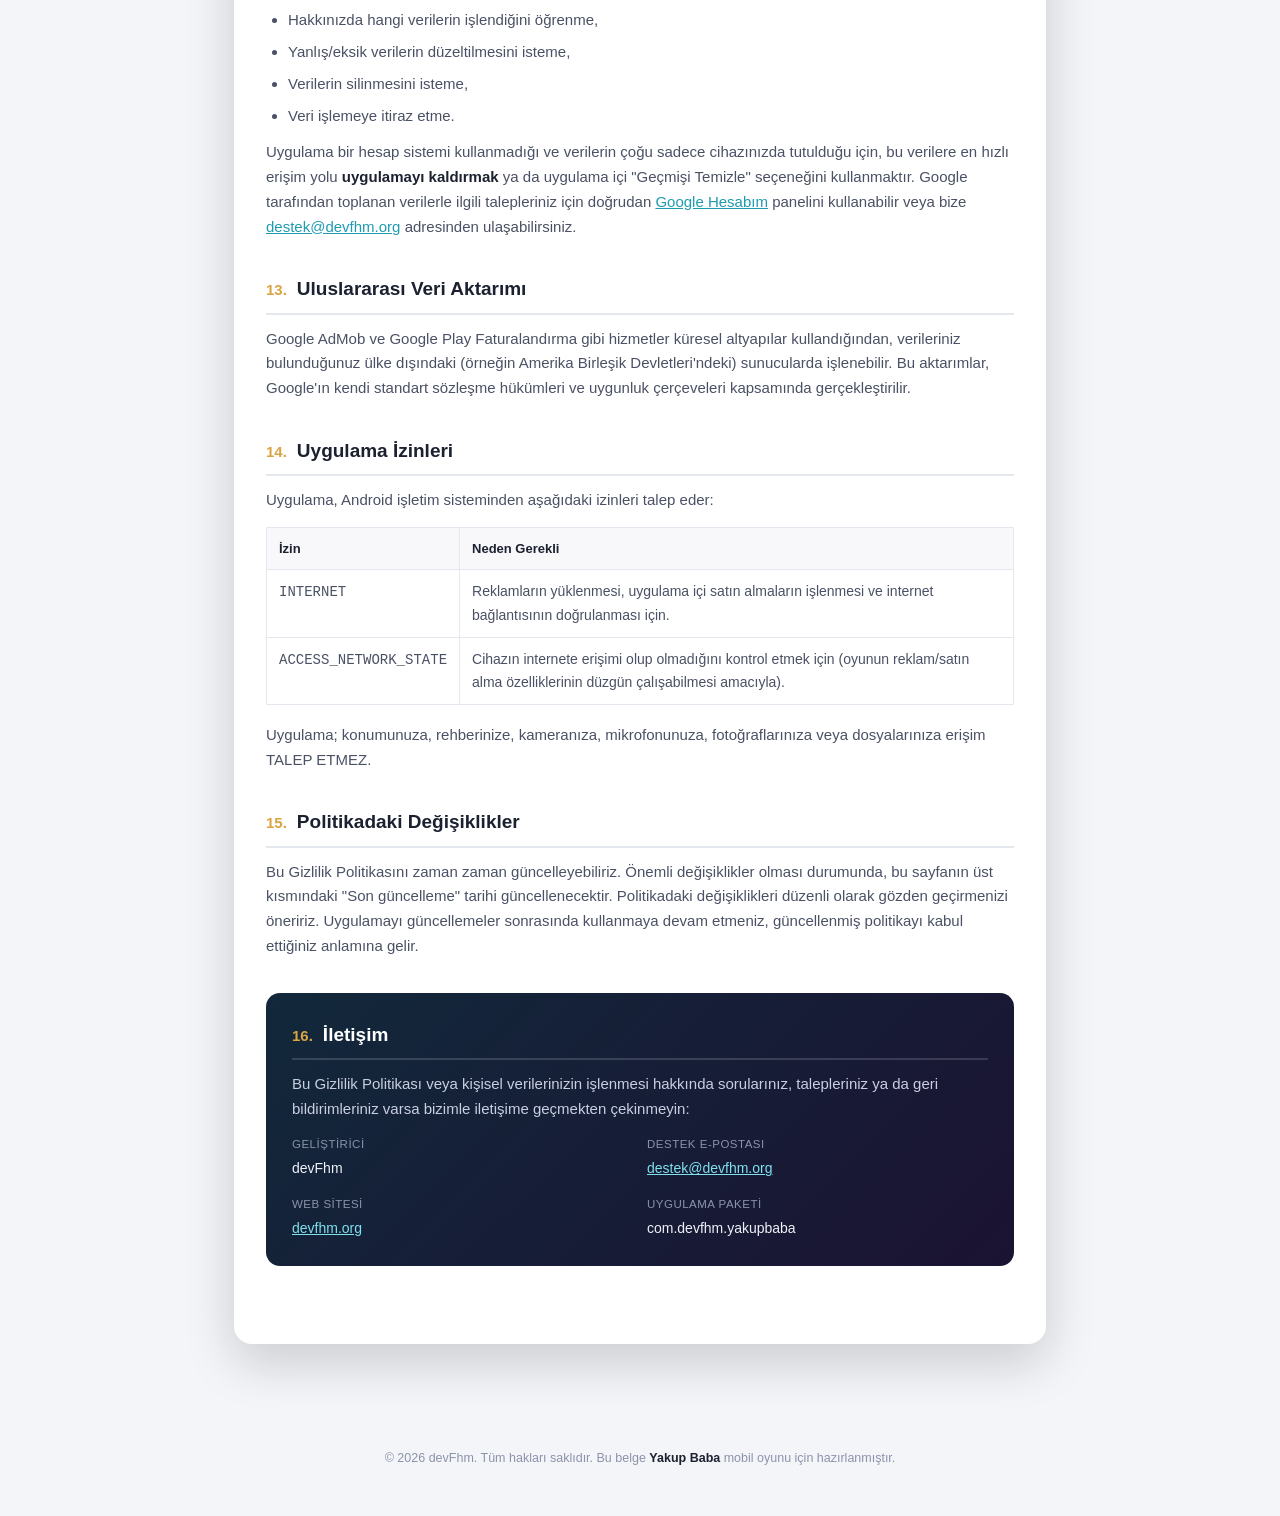
<file: yakupbaba/privacy-policy.html>
<!DOCTYPE html>
<html lang="tr">
<head>
<meta charset="UTF-8">
<meta name="viewport" content="width=device-width, initial-scale=1.0">
<title>Gizlilik Politikası — Yakup Baba</title>
<meta name="description" content="Yakup Baba mobil oyunu için gizlilik politikası. Toplanan veriler, reklam (Google AdMob) ve uygulama içi satın alma (Google Play) uygulamaları hakkında bilgi.">
<style>
  :root {
    --bg: #0b0f16;
    --panel: #ffffff;
    --text: #1c2130;
    --text-soft: #4a5164;
    --accent-gold: #d9a441;
    --accent-cyan: #1e9bb0;
    --accent-purple: #7c5cbf;
    --border: #e4e7ee;
    --max-width: 860px;
  }

  * { box-sizing: border-box; }

  html { scroll-behavior: smooth; }

  body {
    margin: 0;
    padding: 0;
    background: linear-gradient(180deg, #141826 0%, #0b0f16 340px, #f4f5f8 340px, #f4f5f8 100%);
    font-family: -apple-system, BlinkMacSystemFont, "Segoe UI", Roboto, "Helvetica Neue", Arial, sans-serif;
    color: var(--text);
    line-height: 1.65;
  }

  .header {
    max-width: var(--max-width);
    margin: 0 auto;
    padding: 40px 24px 28px;
    text-align: center;
  }

  .header img {
    width: 180px;
    max-width: 60vw;
    height: auto;
    filter: drop-shadow(0 0 18px rgba(125, 210, 255, 0.25));
  }

  .header h1 {
    color: #ffffff;
    font-size: 26px;
    font-weight: 800;
    margin: 18px 0 6px;
    letter-spacing: 0.2px;
  }

  .header p.meta {
    color: #aeb6c9;
    font-size: 13.5px;
    margin: 0;
  }

  .container {
    max-width: var(--max-width);
    margin: 0 auto;
    padding: 0 24px 80px;
  }

  .card {
    background: var(--panel);
    border-radius: 18px;
    box-shadow: 0 18px 50px rgba(10, 14, 25, 0.18);
    padding: 36px 32px 44px;
    margin-top: -70px;
    position: relative;
  }

  .intro {
    font-size: 15.5px;
    color: var(--text-soft);
    border-left: 3px solid var(--accent-cyan);
    padding: 14px 18px;
    background: #f3fbfc;
    border-radius: 0 10px 10px 0;
    margin-bottom: 30px;
  }

  nav.toc {
    background: #f8f8fb;
    border: 1px solid var(--border);
    border-radius: 12px;
    padding: 18px 22px;
    margin-bottom: 34px;
  }

  nav.toc h2 {
    font-size: 13px;
    text-transform: uppercase;
    letter-spacing: 0.6px;
    color: var(--text-soft);
    margin: 0 0 10px;
  }

  nav.toc ol {
    margin: 0;
    padding-left: 20px;
    columns: 2;
    -webkit-columns: 2;
    column-gap: 24px;
  }

  nav.toc li { margin-bottom: 6px; font-size: 14px; break-inside: avoid; }
  nav.toc a { color: var(--accent-purple); text-decoration: none; }
  nav.toc a:hover { text-decoration: underline; }

  section { margin-bottom: 34px; scroll-margin-top: 20px; }

  section h2 {
    font-size: 19px;
    font-weight: 800;
    color: var(--text);
    margin: 0 0 12px;
    padding-bottom: 8px;
    border-bottom: 2px solid var(--border);
    display: flex;
    align-items: baseline;
    gap: 10px;
  }

  section h2 .num {
    color: var(--accent-gold);
    font-size: 15px;
    font-weight: 800;
  }

  section h3 {
    font-size: 15.5px;
    font-weight: 700;
    color: var(--text);
    margin: 18px 0 8px;
  }

  p { margin: 0 0 12px; font-size: 15px; color: var(--text-soft); }
  strong { color: var(--text); }

  ul, ol.plain { margin: 0 0 12px; padding-left: 22px; }
  li { margin-bottom: 7px; font-size: 15px; color: var(--text-soft); }

  table.data-table {
    width: 100%;
    border-collapse: collapse;
    margin: 14px 0 18px;
    font-size: 14px;
  }
  table.data-table th, table.data-table td {
    text-align: left;
    padding: 10px 12px;
    border: 1px solid var(--border);
    vertical-align: top;
  }
  table.data-table th {
    background: #f8f8fb;
    color: var(--text);
    font-weight: 700;
    font-size: 13px;
  }
  table.data-table td { color: var(--text-soft); }

  .badge-row { display: flex; flex-wrap: wrap; gap: 8px; margin: 10px 0 16px; }
  .badge {
    display: inline-flex;
    align-items: center;
    gap: 6px;
    font-size: 12.5px;
    font-weight: 700;
    padding: 6px 12px;
    border-radius: 999px;
    background: #f2f0fb;
    color: var(--accent-purple);
    border: 1px solid #e3ddf7;
  }
  .badge.gold { background: #fbf3e2; color: #9a6b12; border-color: #f2e1b8; }
  .badge.cyan { background: #e7f7f9; color: #0f7183; border-color: #cdeef2; }

  .callout {
    background: #fff8ec;
    border: 1px solid #f2e1b8;
    border-radius: 10px;
    padding: 14px 16px;
    font-size: 14px;
    color: #6b5116;
    margin: 14px 0;
  }
  .callout strong { color: #4f3b0c; }

  a.link { color: var(--accent-cyan); text-decoration: underline; word-break: break-word; }

  .contact-box {
    background: linear-gradient(135deg, #12283b, #1b1332);
    border-radius: 14px;
    padding: 26px 26px;
    color: #eef1f8;
    margin-top: 10px;
  }
  .contact-box h2 { color: #fff; border-bottom-color: rgba(255,255,255,0.15); }
  .contact-box p, .contact-box li { color: #c9cee0; }
  .contact-box a { color: #7fe0ee; }
  .contact-grid {
    display: grid;
    grid-template-columns: 1fr 1fr;
    gap: 14px;
    margin-top: 14px;
  }
  .contact-item { font-size: 14px; }
  .contact-item .label {
    display: block;
    font-size: 11.5px;
    text-transform: uppercase;
    letter-spacing: 0.5px;
    color: #8b93ab;
    margin-bottom: 3px;
  }

  footer {
    max-width: var(--max-width);
    margin: 0 auto;
    padding: 24px 24px 50px;
    text-align: center;
    color: #8b93ab;
    font-size: 12.5px;
  }

  @media (max-width: 620px) {
    nav.toc ol { columns: 1; -webkit-columns: 1; }
    .card { padding: 26px 20px 34px; border-radius: 14px; }
    .contact-grid { grid-template-columns: 1fr; }
    section h2 { font-size: 17px; }
  }

  @media print {
    body { background: #fff; }
    .card { box-shadow: none; margin-top: 0; }
    nav.toc { display: none; }
  }
</style>
</head>
<body>

  <div class="header">
    <img src="[data-uri]" alt="Yakup Baba">
    <h1>Gizlilik Politikası</h1>
    <p class="meta">Yürürlük tarihi: 5 Eylül 2026 &nbsp;•&nbsp; Son güncelleme: 5 Eylül 2026</p>
  </div>

  <div class="container">
    <div class="card">

      <div class="intro">
        Bu Gizlilik Politikası, <strong>devFhm</strong> tarafından geliştirilen
        <strong>Yakup Baba</strong> (“Uygulama”) mobil oyununu kullandığınızda
        hangi bilgilerin toplandığını, nasıl kullanıldığını, kimlerle
        paylaşıldığını ve gizliliğinizle ilgili haklarınızın neler olduğunu
        açıklar. Uygulamayı indirip kullanarak bu politikada açıklanan
        uygulamaları kabul etmiş olursunuz.
      </div>

      <nav class="toc" aria-label="İçindekiler">
        <h2>İçindekiler</h2>
        <ol>
          <li><a href="#giris">Giriş ve Kapsam</a></li>
          <li><a href="#hesap">Hesap / Giriş Gerekmez</a></li>
          <li><a href="#topladigimiz-veriler">Topladığımız Bilgiler</a></li>
          <li><a href="#reklamlar">Reklamlar (Google AdMob)</a></li>
          <li><a href="#satin-alma">Uygulama İçi Satın Almalar</a></li>
          <li><a href="#kullanim-amaci">Bilgileri Nasıl Kullanıyoruz</a></li>
          <li><a href="#paylasim">Bilgilerin Paylaşılması</a></li>
          <li><a href="#ucuncu-taraf">Üçüncü Taraf Hizmetler</a></li>
          <li><a href="#cocuklar">Çocukların Gizliliği</a></li>
          <li><a href="#guvenlik">Veri Güvenliği</a></li>
          <li><a href="#saklama-silme">Veri Saklama ve Silme</a></li>
          <li><a href="#haklariniz">Haklarınız ve Tercihleriniz</a></li>
          <li><a href="#uluslararasi">Uluslararası Veri Aktarımı</a></li>
          <li><a href="#izinler">Uygulama İzinleri</a></li>
          <li><a href="#degisiklikler">Politikadaki Değişiklikler</a></li>
          <li><a href="#iletisim">İletişim</a></li>
        </ol>
      </nav>

      <section id="giris">
        <h2><span class="num">1.</span> Giriş ve Kapsam</h2>
        <p>
          <strong>devFhm</strong> ("biz", "bize", "bizim"), kullanıcılarının
          gizliliğine önem verir. Bu politika, <strong>Yakup Baba</strong>
          adlı Android mobil oyununun (paket adı:
          <code>com.devfhm.yakupbaba</code>) tüm sürümleri için geçerlidir.
        </p>
        <p>
          Yakup Baba, internet bağlantısı gerektiren fakat
          <strong>kullanıcı hesabı, üyelik veya giriş (login) gerektirmeyen</strong>
          bir sonsuz koşu (“endless runner”) oyunudur. Oyun verilerinizin
          büyük çoğunluğu yalnızca kendi cihazınızda tutulur; sunucularımıza
          KİŞİSEL bir profil olarak gönderilmez veya bizim tarafımızdan
          İŞLENMEZ.
        </p>
      </section>

      <section id="hesap">
        <h2><span class="num">2.</span> Hesap / Giriş Gerekmez</h2>
        <div class="badge-row">
          <span class="badge cyan">Kayıt yok</span>
          <span class="badge cyan">Şifre yok</span>
          <span class="badge cyan">E-posta zorunlu değil</span>
        </div>
        <p>
          Uygulamayı kullanmak için ad, soyad, e-posta adresi, telefon
          numarası veya şifre gibi bir bilgi girmeniz İSTENMEZ. Uygulama
          içindeki <strong>Profil</strong> ekranında tamamen isteğe bağlı
          olarak bir kullanıcı adı (takma ad) girebilirsiniz — bu, bir hesap
          OLUŞTURMAZ; sadece cihazınızda yerel olarak saklanan, kimliğinizi
          doğrulamak için KULLANILMAYAN, dilediğiniz zaman değiştirebileceğiniz
          bir metindir ve bizimle veya üçüncü bir tarafla PAYLAŞILMAZ.
        </p>
      </section>

      <section id="topladigimiz-veriler">
        <h2><span class="num">3.</span> Topladığımız Bilgiler</h2>

        <h3>3.1. Cihazınızda Yerel Olarak Saklanan Bilgiler</h3>
        <p>
          Uygulama, oyun deneyiminizi sürdürebilmek için aşağıdaki bilgileri
          <strong>yalnızca cihazınızın yerel deposunda</strong> (Hive adlı
          yerel veritabanı teknolojisiyle) saklar. Bu bilgiler
          <strong>sunucularımıza gönderilmez</strong>, tarafımızca
          görüntülenmez veya toplanmaz:
        </p>
        <table class="data-table">
          <tr><th>Veri</th><th>Açıklama</th></tr>
          <tr><td>En yüksek skor ve oyun geçmişi</td><td>Geçmiş oyun turlarınızın süresi, puanı ve tarihi.</td></tr>
          <tr><td>Altın bakiyesi</td><td>Oyun içi sanal para birimi bakiyeniz.</td></tr>
          <tr><td>Kalkan / şok dalgası hakları</td><td>Oyun içi yeteneklerin kalan kullanım sayısı.</td></tr>
          <tr><td>Araç kilidi durumu</td><td>Hangi araçların (Scooter, Kaykay, ATV, Motor) açıldığı bilgisi.</td></tr>
          <tr><td>Kullanıcı adı (opsiyonel)</td><td>Profil ekranında isteğe bağlı olarak girilen takma ad.</td></tr>
          <tr><td>Ayarlar</td><td>Ses/müzik tercihleri gibi uygulama içi ayarlarınız.</td></tr>
        </table>
        <p>
          Bu veriler yalnızca oyunu kaldığınız yerden devam
          ettirebilmeniz içindir. Uygulamayı cihazınızdan kaldırdığınızda
          (uninstall) bu veriler cihazınızdan <strong>kalıcı olarak
          silinir</strong>.
        </p>

        <h3>3.2. Otomatik Olarak Toplanan Teknik Bilgiler</h3>
        <p>
          Uygulamanın kullandığı üçüncü taraf hizmetler (reklam ve satın
          alma altyapısı), aşağıdaki bölümlerde (4 ve 5) detaylandırılan
          teknik bilgileri kendi amaçları doğrultusunda toplayabilir:
          cihaz tanımlayıcıları, yaklaşık konum, IP adresi, cihaz/işletim
          sistemi bilgisi ve uygulama kullanım istatistikleri.
        </p>
      </section>

      <section id="reklamlar">
        <h2><span class="num">4.</span> Reklamlar (Google AdMob)</h2>
        <p>
          Uygulama, gelir modeli olarak <strong>Google AdMob</strong>
          (Google Mobil Reklam SDK'sı) aracılığıyla geçiş (interstitial) ve
          ödüllü (rewarded) video reklamlar gösterir. Reklamlar; her birkaç
          oyun turunda bir gösterilen geçiş reklamları, çarpışma sonrası
          "Son Şans" reklamı ve Mağaza ekranındaki "Reklam İzle, Altın
          Kazan" seçeneği şeklindedir.
        </p>
        <p>
          Google AdMob, size ilgi alanlarınıza uygun reklamlar
          gösterebilmek (veya reklamları kişiselleştirmeden gösterebilmek)
          için aşağıdaki gibi bilgileri toplayabilir:
        </p>
        <ul>
          <li>Reklam Kimliği (Google Advertising ID / GAID)</li>
          <li>Cihaz modeli, işletim sistemi sürümü ve dil ayarı</li>
          <li>Yaklaşık konum (IP adresine dayalı)</li>
          <li>IP adresi</li>
          <li>Reklamlarla etkileşim verileri (görüntülenme, tıklama)</li>
        </ul>
        <div class="callout">
          <strong>Önemli:</strong> Bu veriler doğrudan <strong>Google</strong>
          tarafından toplanır ve işlenir; devFhm bu verilere erişemez,
          bunları saklamaz. Google'ın veri toplama ve kullanım uygulamaları
          hakkında detaylı bilgi için
          <a class="link" href="https://policies.google.com/technologies/ads" target="_blank" rel="noopener">Google Reklam Politikaları</a>
          ve
          <a class="link" href="https://policies.google.com/privacy" target="_blank" rel="noopener">Google Gizlilik Politikası</a>
          sayfalarını inceleyebilirsiniz.
        </div>
        <p>
          Reklam kişiselleştirmesini cihaz düzeyinde yönetmek için bkz.
          <a class="link" href="#haklariniz">12. Haklarınız ve Tercihleriniz</a>.
        </p>
      </section>

      <section id="satin-alma">
        <h2><span class="num">5.</span> Uygulama İçi Satın Almalar</h2>
        <p>
          Uygulama, oyun içi altın bakiyesi satın almak için
          <strong>tüketilebilir (consumable)</strong> uygulama içi satın
          alma ürünleri sunar. Bu ürünler tamamen
          <strong>Google Play Faturalandırma (Google Play Billing)</strong>
          altyapısı üzerinden işlenir.
        </p>
        <ul>
          <li>
            <strong>Ödeme bilgileriniz</strong> (kredi kartı, banka bilgisi
            vb.) hiçbir zaman devFhm'e ulaşmaz veya tarafımızca
            saklanmaz — bu bilgiler doğrudan Google Play tarafından
            işlenir.
          </li>
          <li>
            devFhm, sadece bir satın almanın <strong>başarılı olup
            olmadığı</strong> ve <strong>hangi ürünün</strong> satın
            alındığı bilgisini alır; bu bilgi, satın alınan altın miktarını
            hesabınıza (cihazınızdaki yerel bakiyeye) yansıtmak için
            kullanılır.
          </li>
          <li>
            Satın alma geçmişiniz ve fatura bilgileriniz için Google'ın
            kendi
            <a class="link" href="https://policies.google.com/privacy" target="_blank" rel="noopener">Gizlilik Politikası</a>'na
            tabisiniz.
          </li>
        </ul>
      </section>

      <section id="kullanim-amaci">
        <h2><span class="num">6.</span> Bilgileri Nasıl Kullanıyoruz</h2>
        <p>Cihazınızda tuttuğumuz (ve hiçbir zaman sunucuya göndermediğimiz) veriler yalnızca:</p>
        <ul>
          <li>Oyun ilerlemenizi (skor, altın, açık araçlar) korumak,</li>
          <li>Ayarlarınızı (ses seviyesi vb.) hatırlamak,</li>
          <li>Oyun içi ekonomiyi (altın bakiyesi, satın almalar) doğru şekilde yönetmek</li>
        </ul>
        <p>amacıyla kullanılır. Google AdMob ve Google Play aracılığıyla toplanan veriler, bu şirketlerin kendi gizlilik politikalarında açıklanan amaçlarla (reklam sunumu/ölçümü, ödeme işleme, dolandırıcılık önleme) kullanılır.</p>
      </section>

      <section id="paylasim">
        <h2><span class="num">7.</span> Bilgilerin Paylaşılması</h2>
        <p>
          devFhm, kullanıcılarına ait kişisel verileri
          <strong>satmaz, kiralamaz veya pazarlama amacıyla üçüncü
          taraflarla paylaşmaz</strong>. Bilgiler yalnızca şu durumlarda
          paylaşılır:
        </p>
        <ul>
          <li>Reklam gösterimi için <strong>Google AdMob</strong> ile (bkz. Bölüm 4),</li>
          <li>Uygulama içi satın alma işlemleri için <strong>Google Play Faturalandırma</strong> ile (bkz. Bölüm 5),</li>
          <li>Yasal bir yükümlülük, mahkeme kararı veya yetkili resmi bir talep söz konusu olduğunda.</li>
        </ul>
      </section>

      <section id="ucuncu-taraf">
        <h2><span class="num">8.</span> Üçüncü Taraf Hizmetler</h2>
        <p>Uygulama aşağıdaki üçüncü taraf hizmetleri/kütüphaneleri kullanır:</p>
        <table class="data-table">
          <tr><th>Hizmet</th><th>Amaç</th><th>Gizlilik Politikası</th></tr>
          <tr>
            <td>Google AdMob</td>
            <td>Geçiş ve ödüllü video reklamların gösterimi</td>
            <td><a class="link" href="https://policies.google.com/privacy" target="_blank" rel="noopener">policies.google.com/privacy</a></td>
          </tr>
          <tr>
            <td>Google Play Faturalandırma</td>
            <td>Uygulama içi satın alma işlemlerinin yürütülmesi</td>
            <td><a class="link" href="https://policies.google.com/privacy" target="_blank" rel="noopener">policies.google.com/privacy</a></td>
          </tr>
          <tr>
            <td>Google Play Hizmetleri</td>
            <td>Uygulamanın Android işletim sistemi üzerinde temel çalışması</td>
            <td><a class="link" href="https://policies.google.com/privacy" target="_blank" rel="noopener">policies.google.com/privacy</a></td>
          </tr>
        </table>
        <p>
          Bu hizmetlerin kendi gizlilik politikaları ve veri işleme
          uygulamaları, bu belgeden bağımsız olarak geçerlidir ve devFhm'in
          kontrolü dışındadır.
        </p>
      </section>

      <section id="cocuklar">
        <h2><span class="num">9.</span> Çocukların Gizliliği</h2>
        <p>
          Yakup Baba, geniş bir kitleye (genel izleyici) yönelik eğlence
          amaçlı bir oyundur ve bilerek 13 yaşın altındaki çocuklardan
          kişisel veri toplamayı hedeflemez. Uygulama herhangi bir hesap,
          e-posta veya kişisel kimlik bilgisi TALEP ETMEZ.
        </p>
        <p>
          Ancak uygulamanın çocuklar tarafından da kullanılabileceğinin
          bilincindeyiz. Google AdMob altyapısı üzerinden gösterilen
          reklamların uygunluğunu sağlamak, ebeveynlerin sorumluluğundadır;
          gerekirse cihaz düzeyinde ebeveyn denetimi araçlarının
          kullanılmasını öneririz. Bir ebeveyn veya vasi olarak, 13 yaş
          altındaki bir çocuğunuzun bize kişisel bilgi sağladığını
          düşünüyorsanız lütfen
          <a class="link" href="mailto:destek@devfhm.org">destek@devfhm.org</a>
          adresinden bizimle iletişime geçin; ilgili bilgiyi derhal
          incelenip gerekirse kaldırılmasını sağlarız.
        </p>
      </section>

      <section id="guvenlik">
        <h2><span class="num">10.</span> Veri Güvenliği</h2>
        <p>
          Cihazınızda tutulan oyun verileri, işletim sisteminizin kendi
          uygulama korumalı (sandboxed) depolama alanında saklanır ve
          normal şartlarda yalnızca Yakup Baba uygulaması tarafından
          erişilebilir. Verilerinizi korumak için makul teknik önlemler
          alsak da, hiçbir elektronik saklama veya iletim yönteminin
          %100 güvenli olmadığını hatırlatmak isteriz.
        </p>
      </section>

      <section id="saklama-silme">
        <h2><span class="num">11.</span> Veri Saklama ve Silme</h2>
        <ul>
          <li>
            <strong>Cihaz üzerindeki veriler</strong> (skor, altın, ayarlar
            vb.), uygulamayı cihazınızdan kaldırdığınızda (uninstall)
            OTOMATİK olarak silinir. Uygulama içinde ayrıca (Ayarlar/
            İstatistik ekranından) oyun geçmişinizi manuel olarak temizleme
            imkânı da sunulur.
          </li>
          <li>
            <strong>Reklam kimliğiniz (Advertising ID)</strong> Google
            tarafından, Google'ın kendi veri saklama politikalarına göre
            tutulur; sıfırlama/silme talepleri için cihaz ayarlarınızı
            kullanabilir veya doğrudan Google ile iletişime geçebilirsiniz
            (bkz. Bölüm 12).
          </li>
        </ul>
      </section>

      <section id="haklariniz">
        <h2><span class="num">12.</span> Haklarınız ve Tercihleriniz</h2>

        <h3>12.1. Reklam Kişiselleştirmesini Yönetme</h3>
        <p>Android cihazınızda reklam kişiselleştirmesini kapatmak veya reklam kimliğinizi sıfırlamak için:</p>
        <ol class="plain">
          <li>Cihaz <strong>Ayarlar</strong> uygulamasını açın,</li>
          <li><strong>Google</strong> → <strong>Reklamlar</strong> (veya <strong>Gizlilik</strong> → <strong>Reklamlar</strong>) bölümüne gidin,</li>
          <li><strong>"Reklam kişiselleştirmesini devre dışı bırak"</strong> seçeneğini açın veya <strong>"Reklam kimliğini sıfırla"</strong> seçeneğine dokunun.</li>
        </ol>

        <h3>12.2. Kişisel Verilere Erişim, Düzeltme ve Silme (GDPR/KVKK)</h3>
        <p>
          Avrupa Birliği Genel Veri Koruma Tüzüğü (GDPR) veya Türkiye
          Kişisel Verilerin Korunması Kanunu (KVKK) kapsamında geçerli
          haklara sahipseniz, aşağıdaki taleplerde bulunabilirsiniz:
        </p>
        <ul>
          <li>Hakkınızda hangi verilerin işlendiğini öğrenme,</li>
          <li>Yanlış/eksik verilerin düzeltilmesini isteme,</li>
          <li>Verilerin silinmesini isteme,</li>
          <li>Veri işlemeye itiraz etme.</li>
        </ul>
        <p>
          Uygulama bir hesap sistemi kullanmadığı ve verilerin çoğu
          sadece cihazınızda tutulduğu için, bu verilere en hızlı erişim
          yolu <strong>uygulamayı kaldırmak</strong> ya da uygulama içi
          "Geçmişi Temizle" seçeneğini kullanmaktır. Google tarafından
          toplanan verilerle ilgili talepleriniz için doğrudan
          <a class="link" href="https://myaccount.google.com/data-and-privacy" target="_blank" rel="noopener">Google Hesabım</a>
          panelini kullanabilir veya bize
          <a class="link" href="mailto:destek@devfhm.org">destek@devfhm.org</a>
          adresinden ulaşabilirsiniz.
        </p>
      </section>

      <section id="uluslararasi">
        <h2><span class="num">13.</span> Uluslararası Veri Aktarımı</h2>
        <p>
          Google AdMob ve Google Play Faturalandırma gibi hizmetler
          küresel altyapılar kullandığından, verileriniz bulunduğunuz
          ülke dışındaki (örneğin Amerika Birleşik Devletleri'ndeki)
          sunucularda işlenebilir. Bu aktarımlar, Google'ın kendi
          standart sözleşme hükümleri ve uygunluk çerçeveleri kapsamında
          gerçekleştirilir.
        </p>
      </section>

      <section id="izinler">
        <h2><span class="num">14.</span> Uygulama İzinleri</h2>
        <p>Uygulama, Android işletim sisteminden aşağıdaki izinleri talep eder:</p>
        <table class="data-table">
          <tr><th>İzin</th><th>Neden Gerekli</th></tr>
          <tr>
            <td><code>INTERNET</code></td>
            <td>Reklamların yüklenmesi, uygulama içi satın almaların işlenmesi ve internet bağlantısının doğrulanması için.</td>
          </tr>
          <tr>
            <td><code>ACCESS_NETWORK_STATE</code></td>
            <td>Cihazın internete erişimi olup olmadığını kontrol etmek için (oyunun reklam/satın alma özelliklerinin düzgün çalışabilmesi amacıyla).</td>
          </tr>
        </table>
        <p>
          Uygulama; konumunuza, rehberinize, kameranıza, mikrofonunuza,
          fotoğraflarınıza veya dosyalarınıza erişim TALEP ETMEZ.
        </p>
      </section>

      <section id="degisiklikler">
        <h2><span class="num">15.</span> Politikadaki Değişiklikler</h2>
        <p>
          Bu Gizlilik Politikasını zaman zaman güncelleyebiliriz. Önemli
          değişiklikler olması durumunda, bu sayfanın üst kısmındaki
          "Son güncelleme" tarihi güncellenecektir. Politikadaki
          değişiklikleri düzenli olarak gözden geçirmenizi öneririz.
          Uygulamayı güncellemeler sonrasında kullanmaya devam etmeniz,
          güncellenmiş politikayı kabul ettiğiniz anlamına gelir.
        </p>
      </section>

      <section id="iletisim" class="contact-box">
        <h2><span class="num">16.</span> İletişim</h2>
        <p>
          Bu Gizlilik Politikası veya kişisel verilerinizin işlenmesi
          hakkında sorularınız, talepleriniz ya da geri bildirimleriniz
          varsa bizimle iletişime geçmekten çekinmeyin:
        </p>
        <div class="contact-grid">
          <div class="contact-item">
            <span class="label">Geliştirici</span>
            devFhm
          </div>
          <div class="contact-item">
            <span class="label">Destek E-postası</span>
            <a href="mailto:destek@devfhm.org">destek@devfhm.org</a>
          </div>
          <div class="contact-item">
            <span class="label">Web Sitesi</span>
            <a href="https://devfhm.org" target="_blank" rel="noopener">devfhm.org</a>
          </div>
          <div class="contact-item">
            <span class="label">Uygulama Paketi</span>
            com.devfhm.yakupbaba
          </div>
        </div>
      </section>

    </div>
  </div>

  <footer>
    © 2026 devFhm. Tüm hakları saklıdır. Bu belge <strong>Yakup Baba</strong> mobil oyunu için hazırlanmıştır.
  </footer>

</body>
</html>
</file>
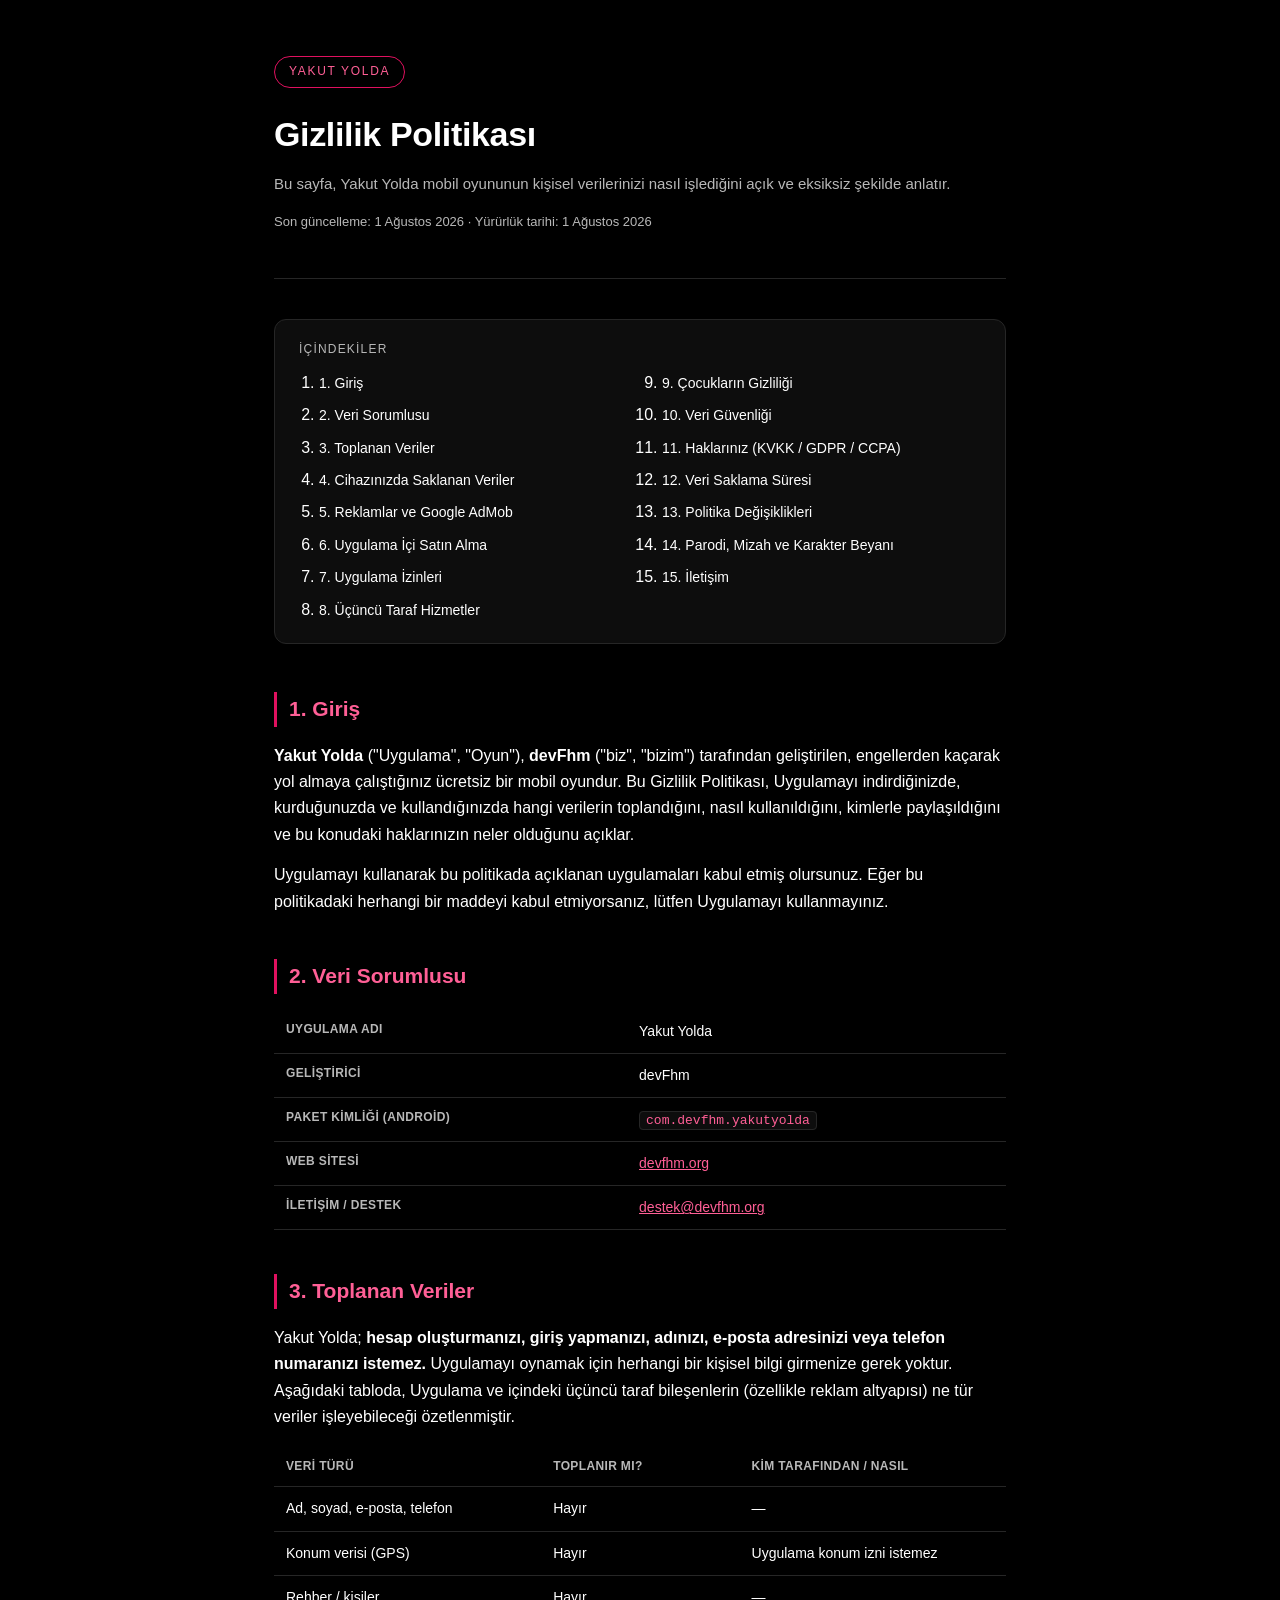
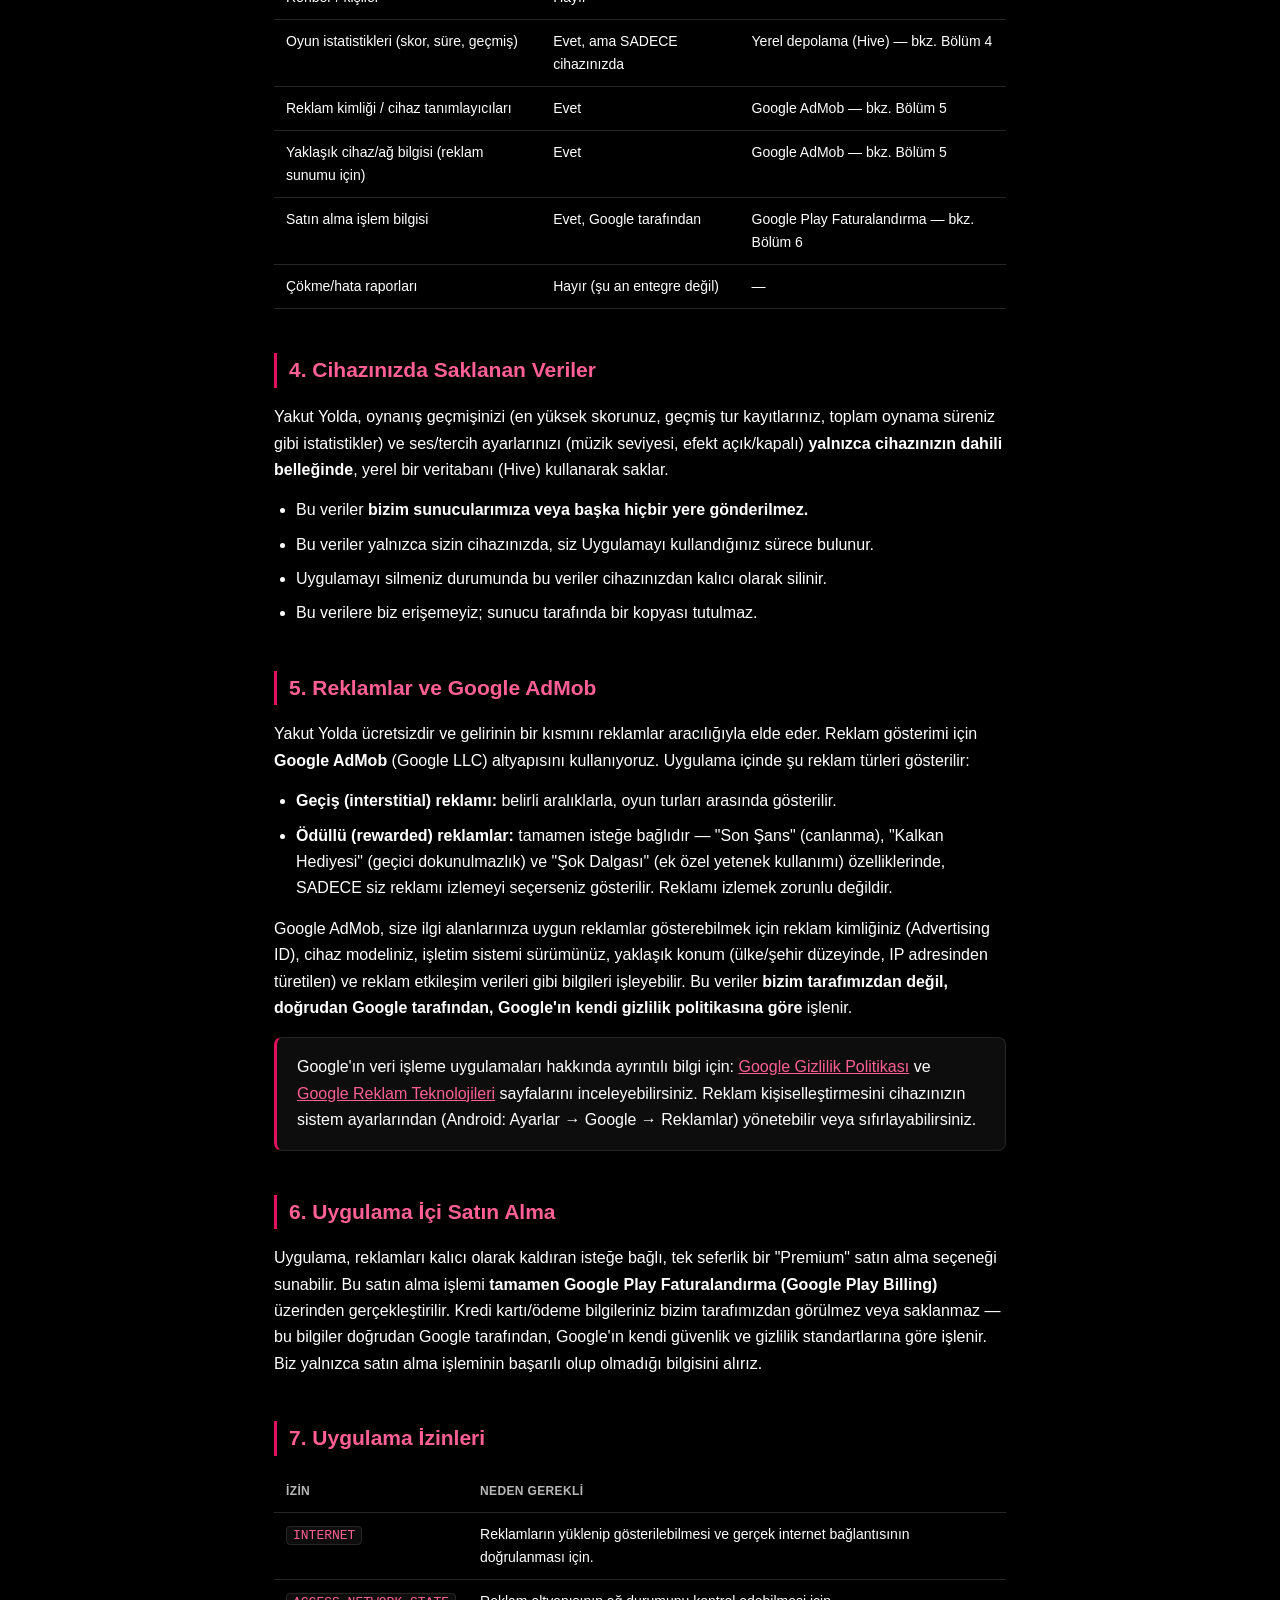
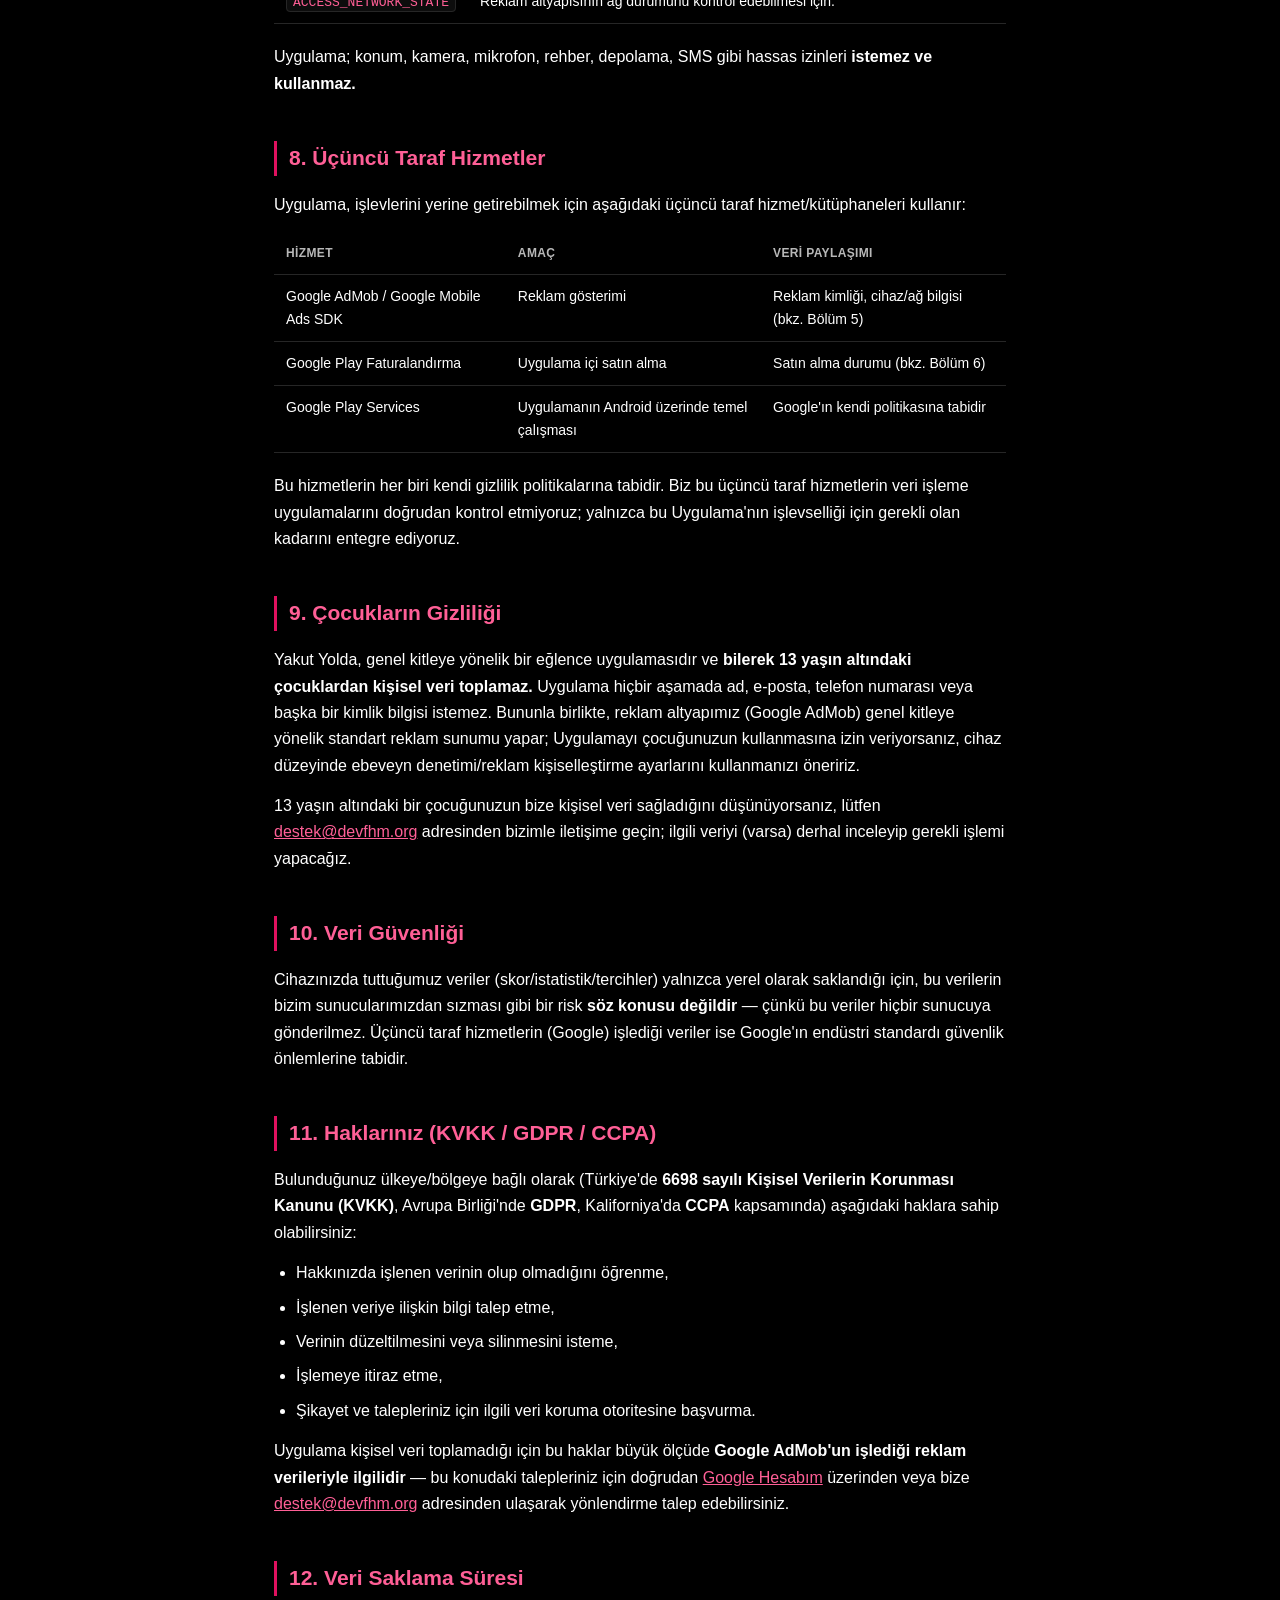
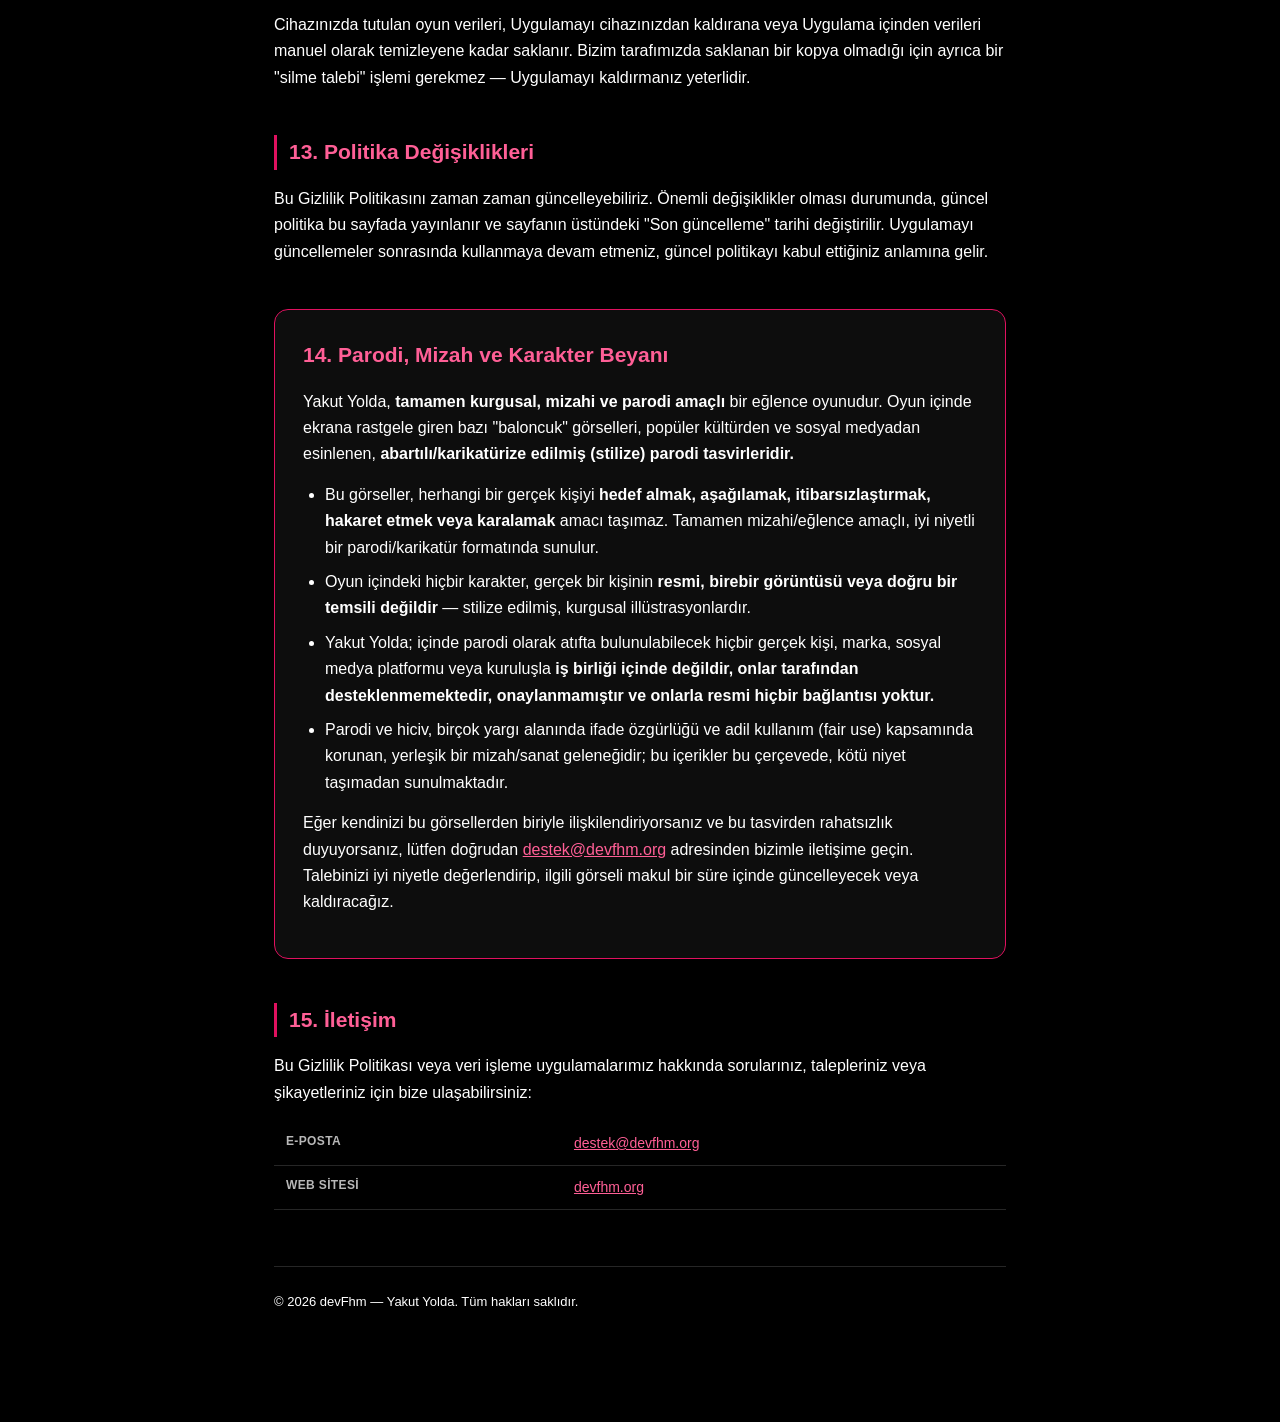
<file: yakutyolda/privacy-policy.html>
<!DOCTYPE html>
<html lang="tr">
<head>
<meta charset="UTF-8">
<meta name="viewport" content="width=device-width, initial-scale=1.0">
<title>Gizlilik Politikası — Yakut Yolda</title>
<style>
  :root {
    --bg: #000000;
    --panel: #0d0d0d;
    --text: #ffffff;
    --text-dim: #b8b8b8;
    --ruby: #e0115f;
    --ruby-soft: #ff5f96;
    --line: #262626;
  }

  * { box-sizing: border-box; }

  html, body {
    margin: 0;
    padding: 0;
    background: var(--bg);
    color: var(--text);
  }

  body {
    font-family: -apple-system, BlinkMacSystemFont, "Segoe UI", Roboto, Helvetica, Arial, sans-serif;
    line-height: 1.65;
    font-size: 16px;
  }

  .wrap {
    max-width: 780px;
    margin: 0 auto;
    padding: 56px 24px 96px;
  }

  header.hero {
    border-bottom: 1px solid var(--line);
    padding-bottom: 32px;
    margin-bottom: 40px;
  }

  .eyebrow {
    display: inline-block;
    font-size: 12px;
    letter-spacing: 0.14em;
    text-transform: uppercase;
    color: var(--ruby-soft);
    border: 1px solid var(--ruby);
    border-radius: 999px;
    padding: 5px 14px;
    margin-bottom: 18px;
  }

  h1 {
    font-size: 34px;
    margin: 0 0 10px;
    letter-spacing: -0.01em;
  }

  .subtitle {
    color: var(--text-dim);
    font-size: 15px;
    margin: 0;
  }

  .meta {
    color: var(--text-dim);
    font-size: 13px;
    margin-top: 14px;
  }

  nav.toc {
    background: var(--panel);
    border: 1px solid var(--line);
    border-radius: 12px;
    padding: 20px 24px;
    margin-bottom: 48px;
  }

  nav.toc p {
    margin: 0 0 10px;
    font-size: 12px;
    letter-spacing: 0.1em;
    text-transform: uppercase;
    color: var(--text-dim);
  }

  nav.toc ol {
    margin: 0;
    padding-left: 20px;
    columns: 2;
    -webkit-columns: 2;
    column-gap: 24px;
  }

  nav.toc li { margin-bottom: 6px; break-inside: avoid; }

  nav.toc a {
    color: var(--text);
    text-decoration: none;
    font-size: 14px;
  }

  nav.toc a:hover { color: var(--ruby-soft); }

  section {
    margin-bottom: 44px;
    scroll-margin-top: 24px;
  }

  h2 {
    font-size: 21px;
    color: var(--ruby-soft);
    border-left: 3px solid var(--ruby);
    padding-left: 12px;
    margin: 0 0 16px;
  }

  h3 {
    font-size: 16px;
    color: var(--text);
    margin: 22px 0 8px;
  }

  p { margin: 0 0 14px; color: var(--text); }

  ul, ol.plain { margin: 0 0 14px; padding-left: 22px; }
  li { margin-bottom: 8px; }

  a { color: var(--ruby-soft); }
  a:hover { color: var(--ruby); }

  strong { color: #ffffff; }

  table {
    width: 100%;
    border-collapse: collapse;
    margin: 16px 0 20px;
    font-size: 14px;
  }

  th, td {
    text-align: left;
    padding: 10px 12px;
    border-bottom: 1px solid var(--line);
    vertical-align: top;
  }

  th {
    color: var(--text-dim);
    font-weight: 600;
    letter-spacing: 0.03em;
    text-transform: uppercase;
    font-size: 12px;
  }

  .callout {
    background: var(--panel);
    border: 1px solid var(--line);
    border-left: 3px solid var(--ruby);
    border-radius: 8px;
    padding: 16px 20px;
    margin: 16px 0;
  }

  .callout.warn {
    border-left-color: #ffb020;
  }

  .callout p:last-child { margin-bottom: 0; }

  .parody-box {
    background: var(--panel);
    border: 1px solid var(--ruby);
    border-radius: 14px;
    padding: 28px;
  }

  .parody-box h2 {
    border-left: none;
    padding-left: 0;
  }

  footer {
    border-top: 1px solid var(--line);
    margin-top: 56px;
    padding-top: 24px;
    color: var(--text-dim);
    font-size: 13px;
  }

  code {
    background: var(--panel);
    border: 1px solid var(--line);
    border-radius: 4px;
    padding: 1px 6px;
    font-size: 13px;
    color: var(--ruby-soft);
  }

  @media (max-width: 560px) {
    nav.toc ol { columns: 1; }
    h1 { font-size: 27px; }
  }
</style>
</head>
<body>
<div class="wrap">

  <header class="hero">
    <span class="eyebrow">Yakut Yolda</span>
    <h1>Gizlilik Politikası</h1>
    <p class="subtitle">Bu sayfa, Yakut Yolda mobil oyununun kişisel verilerinizi nasıl işlediğini açık ve eksiksiz şekilde anlatır.</p>
    <p class="meta">Son güncelleme: 1 Ağustos 2026 · Yürürlük tarihi: 1 Ağustos 2026</p>
  </header>

  <nav class="toc">
    <p>İçindekiler</p>
    <ol>
      <li><a href="#giris">1. Giriş</a></li>
      <li><a href="#sorumlu">2. Veri Sorumlusu</a></li>
      <li><a href="#toplanan-veriler">3. Toplanan Veriler</a></li>
      <li><a href="#yerel-veri">4. Cihazınızda Saklanan Veriler</a></li>
      <li><a href="#reklamlar">5. Reklamlar ve Google AdMob</a></li>
      <li><a href="#satin-alma">6. Uygulama İçi Satın Alma</a></li>
      <li><a href="#izinler">7. Uygulama İzinleri</a></li>
      <li><a href="#ucuncu-taraf">8. Üçüncü Taraf Hizmetler</a></li>
      <li><a href="#cocuklar">9. Çocukların Gizliliği</a></li>
      <li><a href="#guvenlik">10. Veri Güvenliği</a></li>
      <li><a href="#haklar">11. Haklarınız (KVKK / GDPR / CCPA)</a></li>
      <li><a href="#saklama">12. Veri Saklama Süresi</a></li>
      <li><a href="#degisiklikler">13. Politika Değişiklikleri</a></li>
      <li><a href="#parodi">14. Parodi, Mizah ve Karakter Beyanı</a></li>
      <li><a href="#iletisim">15. İletişim</a></li>
    </ol>
  </nav>

  <section id="giris">
    <h2>1. Giriş</h2>
    <p>
      <strong>Yakut Yolda</strong> ("Uygulama", "Oyun"), <strong>devFhm</strong> ("biz", "bizim") tarafından
      geliştirilen, engellerden kaçarak yol almaya çalıştığınız ücretsiz bir mobil oyundur. Bu Gizlilik
      Politikası, Uygulamayı indirdiğinizde, kurduğunuzda ve kullandığınızda hangi verilerin toplandığını,
      nasıl kullanıldığını, kimlerle paylaşıldığını ve bu konudaki haklarınızın neler olduğunu açıklar.
    </p>
    <p>
      Uygulamayı kullanarak bu politikada açıklanan uygulamaları kabul etmiş olursunuz. Eğer bu politikadaki
      herhangi bir maddeyi kabul etmiyorsanız, lütfen Uygulamayı kullanmayınız.
    </p>
  </section>

  <section id="sorumlu">
    <h2>2. Veri Sorumlusu</h2>
    <table>
      <tr><th>Uygulama adı</th><td>Yakut Yolda</td></tr>
      <tr><th>Geliştirici</th><td>devFhm</td></tr>
      <tr><th>Paket kimliği (Android)</th><td><code>com.devfhm.yakutyolda</code></td></tr>
      <tr><th>Web sitesi</th><td><a href="https://devfhm.org">devfhm.org</a></td></tr>
      <tr><th>İletişim / destek</th><td><a href="mailto:destek@devfhm.org">destek@devfhm.org</a></td></tr>
    </table>
  </section>

  <section id="toplanan-veriler">
    <h2>3. Toplanan Veriler</h2>
    <p>
      Yakut Yolda; <strong>hesap oluşturmanızı, giriş yapmanızı, adınızı, e-posta adresinizi veya telefon
      numaranızı istemez.</strong> Uygulamayı oynamak için herhangi bir kişisel bilgi girmenize gerek yoktur.
      Aşağıdaki tabloda, Uygulama ve içindeki üçüncü taraf bileşenlerin (özellikle reklam altyapısı) ne tür
      veriler işleyebileceği özetlenmiştir.
    </p>
    <table>
      <tr><th>Veri türü</th><th>Toplanır mı?</th><th>Kim tarafından / nasıl</th></tr>
      <tr><td>Ad, soyad, e-posta, telefon</td><td>Hayır</td><td>—</td></tr>
      <tr><td>Konum verisi (GPS)</td><td>Hayır</td><td>Uygulama konum izni istemez</td></tr>
      <tr><td>Rehber / kişiler</td><td>Hayır</td><td>—</td></tr>
      <tr><td>Oyun istatistikleri (skor, süre, geçmiş)</td><td>Evet, ama SADECE cihazınızda</td><td>Yerel depolama (Hive) — bkz. Bölüm 4</td></tr>
      <tr><td>Reklam kimliği / cihaz tanımlayıcıları</td><td>Evet</td><td>Google AdMob — bkz. Bölüm 5</td></tr>
      <tr><td>Yaklaşık cihaz/ağ bilgisi (reklam sunumu için)</td><td>Evet</td><td>Google AdMob — bkz. Bölüm 5</td></tr>
      <tr><td>Satın alma işlem bilgisi</td><td>Evet, Google tarafından</td><td>Google Play Faturalandırma — bkz. Bölüm 6</td></tr>
      <tr><td>Çökme/hata raporları</td><td>Hayır (şu an entegre değil)</td><td>—</td></tr>
    </table>
  </section>

  <section id="yerel-veri">
    <h2>4. Cihazınızda Saklanan Veriler</h2>
    <p>
      Yakut Yolda, oynanış geçmişinizi (en yüksek skorunuz, geçmiş tur kayıtlarınız, toplam oynama süreniz gibi
      istatistikler) ve ses/tercih ayarlarınızı (müzik seviyesi, efekt açık/kapalı) <strong>yalnızca cihazınızın
      dahili belleğinde</strong>, yerel bir veritabanı (Hive) kullanarak saklar.
    </p>
    <ul>
      <li>Bu veriler <strong>bizim sunucularımıza veya başka hiçbir yere gönderilmez.</strong></li>
      <li>Bu veriler yalnızca sizin cihazınızda, siz Uygulamayı kullandığınız sürece bulunur.</li>
      <li>Uygulamayı silmeniz durumunda bu veriler cihazınızdan kalıcı olarak silinir.</li>
      <li>Bu verilere biz erişemeyiz; sunucu tarafında bir kopyası tutulmaz.</li>
    </ul>
  </section>

  <section id="reklamlar">
    <h2>5. Reklamlar ve Google AdMob</h2>
    <p>
      Yakut Yolda ücretsizdir ve gelirinin bir kısmını reklamlar aracılığıyla elde eder. Reklam gösterimi için
      <strong>Google AdMob</strong> (Google LLC) altyapısını kullanıyoruz. Uygulama içinde şu reklam türleri
      gösterilir:
    </p>
    <ul>
      <li><strong>Geçiş (interstitial) reklamı:</strong> belirli aralıklarla, oyun turları arasında gösterilir.</li>
      <li><strong>Ödüllü (rewarded) reklamlar:</strong> tamamen isteğe bağlıdır — "Son Şans" (canlanma),
        "Kalkan Hediyesi" (geçici dokunulmazlık) ve "Şok Dalgası" (ek özel yetenek kullanımı) özelliklerinde,
        SADECE siz reklamı izlemeyi seçerseniz gösterilir. Reklamı izlemek zorunlu değildir.</li>
    </ul>
    <p>
      Google AdMob, size ilgi alanlarınıza uygun reklamlar gösterebilmek için reklam kimliğiniz (Advertising ID),
      cihaz modeliniz, işletim sistemi sürümünüz, yaklaşık konum (ülke/şehir düzeyinde, IP adresinden türetilen)
      ve reklam etkileşim verileri gibi bilgileri işleyebilir. Bu veriler <strong>bizim tarafımızdan değil,
      doğrudan Google tarafından, Google'ın kendi gizlilik politikasına göre</strong> işlenir.
    </p>
    <div class="callout">
      <p>
        Google'ın veri işleme uygulamaları hakkında ayrıntılı bilgi için:
        <a href="https://policies.google.com/privacy" target="_blank" rel="noopener">Google Gizlilik Politikası</a>
        ve
        <a href="https://policies.google.com/technologies/ads" target="_blank" rel="noopener">Google Reklam Teknolojileri</a>
        sayfalarını inceleyebilirsiniz. Reklam kişiselleştirmesini cihazınızın sistem ayarlarından
        (Android: Ayarlar → Google → Reklamlar) yönetebilir veya sıfırlayabilirsiniz.
      </p>
    </div>
  </section>

  <section id="satin-alma">
    <h2>6. Uygulama İçi Satın Alma</h2>
    <p>
      Uygulama, reklamları kalıcı olarak kaldıran isteğe bağlı, tek seferlik bir "Premium" satın alma seçeneği
      sunabilir. Bu satın alma işlemi <strong>tamamen Google Play Faturalandırma (Google Play Billing)</strong>
      üzerinden gerçekleştirilir. Kredi kartı/ödeme bilgileriniz bizim tarafımızdan görülmez veya saklanmaz —
      bu bilgiler doğrudan Google tarafından, Google'ın kendi güvenlik ve gizlilik standartlarına göre işlenir.
      Biz yalnızca satın alma işleminin başarılı olup olmadığı bilgisini alırız.
    </p>
  </section>

  <section id="izinler">
    <h2>7. Uygulama İzinleri</h2>
    <table>
      <tr><th>İzin</th><th>Neden gerekli</th></tr>
      <tr>
        <td><code>INTERNET</code></td>
        <td>Reklamların yüklenip gösterilebilmesi ve gerçek internet bağlantısının doğrulanması için.</td>
      </tr>
      <tr>
        <td><code>ACCESS_NETWORK_STATE</code></td>
        <td>Reklam altyapısının ağ durumunu kontrol edebilmesi için.</td>
      </tr>
    </table>
    <p>
      Uygulama; konum, kamera, mikrofon, rehber, depolama, SMS gibi hassas izinleri <strong>istemez ve
      kullanmaz.</strong>
    </p>
  </section>

  <section id="ucuncu-taraf">
    <h2>8. Üçüncü Taraf Hizmetler</h2>
    <p>Uygulama, işlevlerini yerine getirebilmek için aşağıdaki üçüncü taraf hizmet/kütüphaneleri kullanır:</p>
    <table>
      <tr><th>Hizmet</th><th>Amaç</th><th>Veri paylaşımı</th></tr>
      <tr>
        <td>Google AdMob / Google Mobile Ads SDK</td>
        <td>Reklam gösterimi</td>
        <td>Reklam kimliği, cihaz/ağ bilgisi (bkz. Bölüm 5)</td>
      </tr>
      <tr>
        <td>Google Play Faturalandırma</td>
        <td>Uygulama içi satın alma</td>
        <td>Satın alma durumu (bkz. Bölüm 6)</td>
      </tr>
      <tr>
        <td>Google Play Services</td>
        <td>Uygulamanın Android üzerinde temel çalışması</td>
        <td>Google'ın kendi politikasına tabidir</td>
      </tr>
    </table>
    <p>
      Bu hizmetlerin her biri kendi gizlilik politikalarına tabidir. Biz bu üçüncü taraf hizmetlerin veri
      işleme uygulamalarını doğrudan kontrol etmiyoruz; yalnızca bu Uygulama'nın işlevselliği için gerekli olan
      kadarını entegre ediyoruz.
    </p>
  </section>

  <section id="cocuklar">
    <h2>9. Çocukların Gizliliği</h2>
    <p>
      Yakut Yolda, genel kitleye yönelik bir eğlence uygulamasıdır ve <strong>bilerek 13 yaşın altındaki
      çocuklardan kişisel veri toplamaz.</strong> Uygulama hiçbir aşamada ad, e-posta, telefon numarası veya
      başka bir kimlik bilgisi istemez. Bununla birlikte, reklam altyapımız (Google AdMob) genel kitleye
      yönelik standart reklam sunumu yapar; Uygulamayı çocuğunuzun kullanmasına izin veriyorsanız, cihaz
      düzeyinde ebeveyn denetimi/reklam kişiselleştirme ayarlarını kullanmanızı öneririz.
    </p>
    <p>
      13 yaşın altındaki bir çocuğunuzun bize kişisel veri sağladığını düşünüyorsanız, lütfen
      <a href="mailto:destek@devfhm.org">destek@devfhm.org</a> adresinden bizimle iletişime geçin; ilgili
      veriyi (varsa) derhal inceleyip gerekli işlemi yapacağız.
    </p>
  </section>

  <section id="guvenlik">
    <h2>10. Veri Güvenliği</h2>
    <p>
      Cihazınızda tuttuğumuz veriler (skor/istatistik/tercihler) yalnızca yerel olarak saklandığı için, bu
      verilerin bizim sunucularımızdan sızması gibi bir risk <strong>söz konusu değildir</strong> — çünkü bu
      veriler hiçbir sunucuya gönderilmez. Üçüncü taraf hizmetlerin (Google) işlediği veriler ise Google'ın
      endüstri standardı güvenlik önlemlerine tabidir.
    </p>
  </section>

  <section id="haklar">
    <h2>11. Haklarınız (KVKK / GDPR / CCPA)</h2>
    <p>
      Bulunduğunuz ülkeye/bölgeye bağlı olarak (Türkiye'de <strong>6698 sayılı Kişisel Verilerin Korunması
      Kanunu (KVKK)</strong>, Avrupa Birliği'nde <strong>GDPR</strong>, Kaliforniya'da <strong>CCPA</strong>
      kapsamında) aşağıdaki haklara sahip olabilirsiniz:
    </p>
    <ul>
      <li>Hakkınızda işlenen verinin olup olmadığını öğrenme,</li>
      <li>İşlenen veriye ilişkin bilgi talep etme,</li>
      <li>Verinin düzeltilmesini veya silinmesini isteme,</li>
      <li>İşlemeye itiraz etme,</li>
      <li>Şikayet ve talepleriniz için ilgili veri koruma otoritesine başvurma.</li>
    </ul>
    <p>
      Uygulama kişisel veri toplamadığı için bu haklar büyük ölçüde <strong>Google AdMob'un işlediği reklam
      verileriyle ilgilidir</strong> — bu konudaki talepleriniz için doğrudan
      <a href="https://myaccount.google.com/data-and-privacy" target="_blank" rel="noopener">Google Hesabım</a>
      üzerinden veya bize <a href="mailto:destek@devfhm.org">destek@devfhm.org</a> adresinden ulaşarak
      yönlendirme talep edebilirsiniz.
    </p>
  </section>

  <section id="saklama">
    <h2>12. Veri Saklama Süresi</h2>
    <p>
      Cihazınızda tutulan oyun verileri, Uygulamayı cihazınızdan kaldırana veya Uygulama içinden verileri
      manuel olarak temizleyene kadar saklanır. Bizim tarafımızda saklanan bir kopya olmadığı için ayrıca bir
      "silme talebi" işlemi gerekmez — Uygulamayı kaldırmanız yeterlidir.
    </p>
  </section>

  <section id="degisiklikler">
    <h2>13. Politika Değişiklikleri</h2>
    <p>
      Bu Gizlilik Politikasını zaman zaman güncelleyebiliriz. Önemli değişiklikler olması durumunda, güncel
      politika bu sayfada yayınlanır ve sayfanın üstündeki "Son güncelleme" tarihi değiştirilir. Uygulamayı
      güncellemeler sonrasında kullanmaya devam etmeniz, güncel politikayı kabul ettiğiniz anlamına gelir.
    </p>
  </section>

  <section id="parodi">
    <div class="parody-box">
      <h2>14. Parodi, Mizah ve Karakter Beyanı</h2>
      <p>
        Yakut Yolda, <strong>tamamen kurgusal, mizahi ve parodi amaçlı</strong> bir eğlence oyunudur. Oyun
        içinde ekrana rastgele giren bazı "baloncuk" görselleri, popüler kültürden ve sosyal medyadan esinlenen,
        <strong>abartılı/karikatürize edilmiş (stilize) parodi tasvirleridir.</strong>
      </p>
      <ul>
        <li>
          Bu görseller, herhangi bir gerçek kişiyi <strong>hedef almak, aşağılamak, itibarsızlaştırmak,
          hakaret etmek veya karalamak</strong> amacı taşımaz. Tamamen mizahi/eğlence amaçlı, iyi niyetli
          bir parodi/karikatür formatında sunulur.
        </li>
        <li>
          Oyun içindeki hiçbir karakter, gerçek bir kişinin <strong>resmi, birebir görüntüsü veya doğru bir
          temsili değildir</strong> — stilize edilmiş, kurgusal illüstrasyonlardır.
        </li>
        <li>
          Yakut Yolda; içinde parodi olarak atıfta bulunulabilecek hiçbir gerçek kişi, marka, sosyal medya
          platformu veya kuruluşla <strong>iş birliği içinde değildir, onlar tarafından desteklenmemektedir,
          onaylanmamıştır ve onlarla resmi hiçbir bağlantısı yoktur.</strong>
        </li>
        <li>
          Parodi ve hiciv, birçok yargı alanında ifade özgürlüğü ve adil kullanım (fair use) kapsamında
          korunan, yerleşik bir mizah/sanat geleneğidir; bu içerikler bu çerçevede, kötü niyet taşımadan
          sunulmaktadır.
        </li>
      </ul>
      <p>
        Eğer kendinizi bu görsellerden biriyle ilişkilendiriyorsanız ve bu tasvirden rahatsızlık
        duyuyorsanız, lütfen doğrudan <a href="mailto:destek@devfhm.org">destek@devfhm.org</a> adresinden
        bizimle iletişime geçin. Talebinizi iyi niyetle değerlendirip, ilgili görseli makul bir süre içinde
        güncelleyecek veya kaldıracağız.
      </p>
    </div>
  </section>

  <section id="iletisim">
    <h2>15. İletişim</h2>
    <p>
      Bu Gizlilik Politikası veya veri işleme uygulamalarımız hakkında sorularınız, talepleriniz veya
      şikayetleriniz için bize ulaşabilirsiniz:
    </p>
    <table>
      <tr><th>E-posta</th><td><a href="mailto:destek@devfhm.org">destek@devfhm.org</a></td></tr>
      <tr><th>Web sitesi</th><td><a href="https://devfhm.org">devfhm.org</a></td></tr>
    </table>
  </section>

  <footer>
    <p>© 2026 devFhm — Yakut Yolda. Tüm hakları saklıdır.</p>
  </footer>

</div>
</body>
</html>
</file>
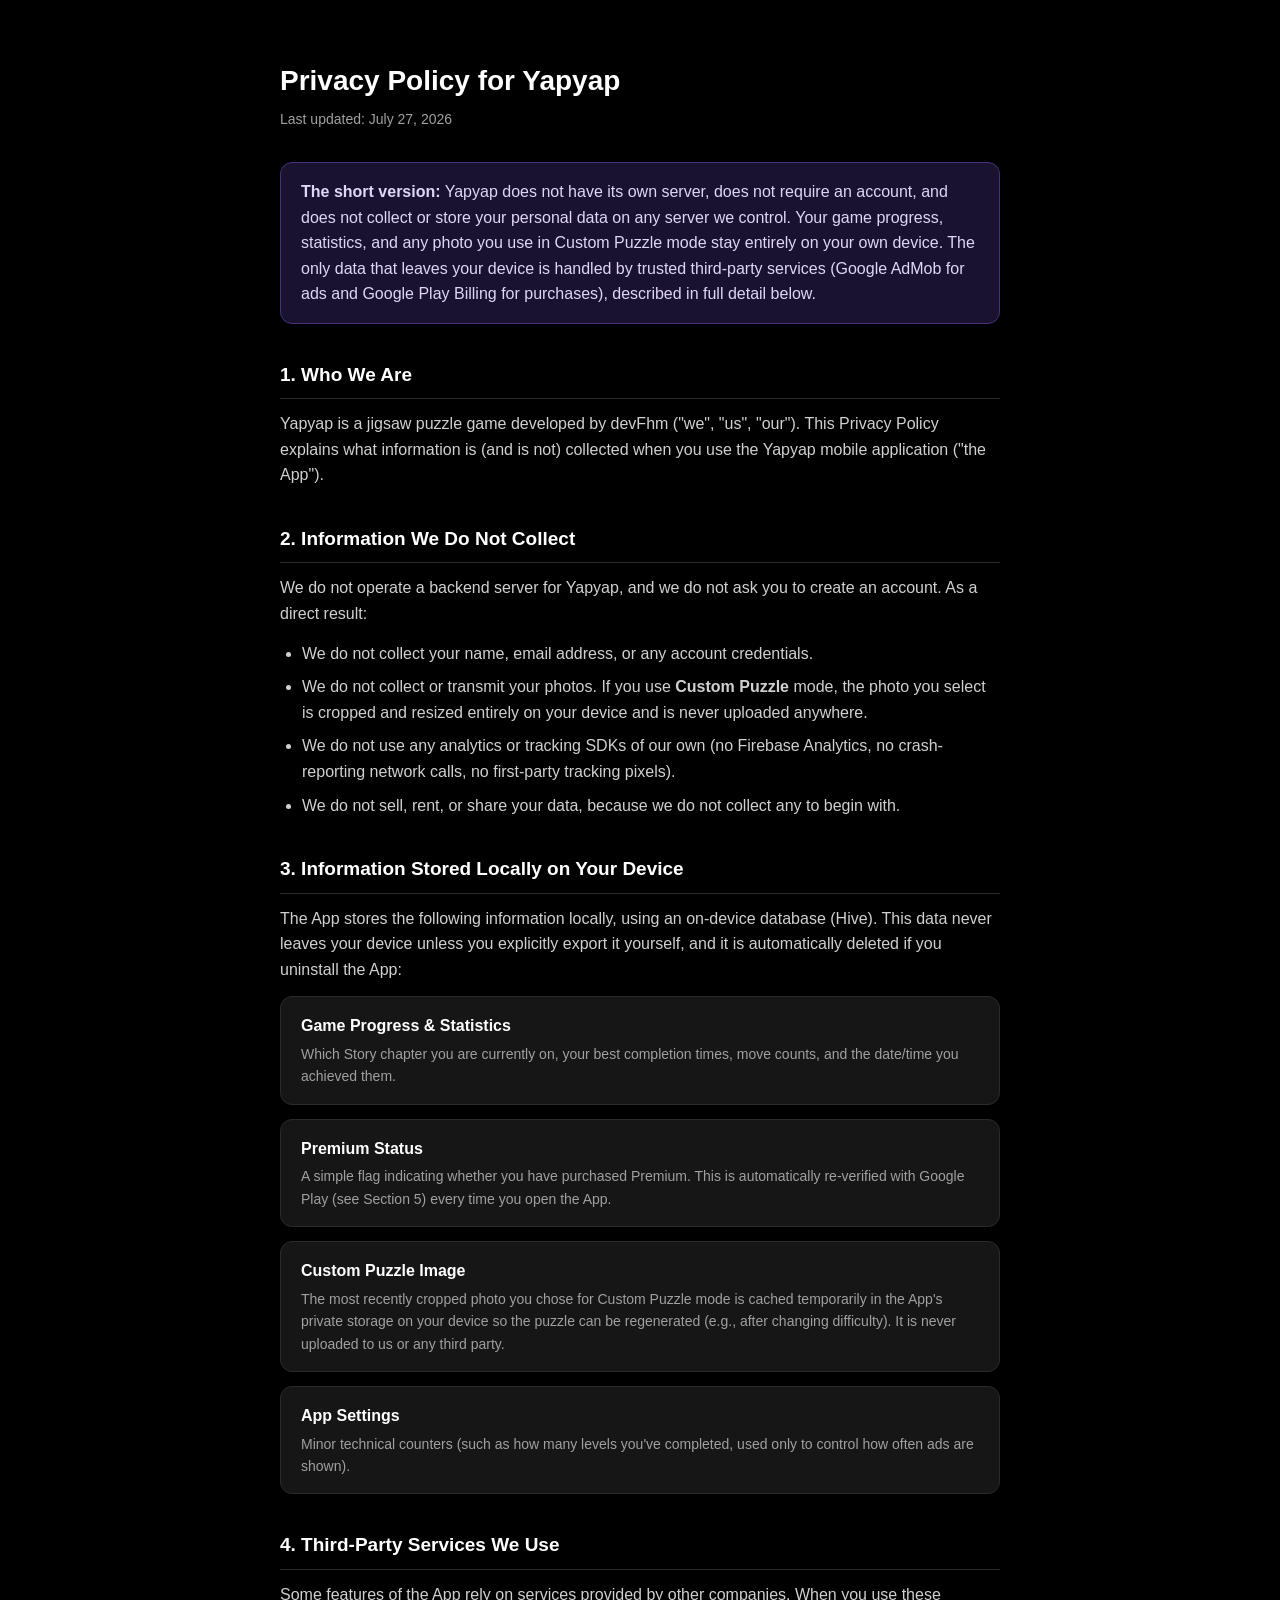
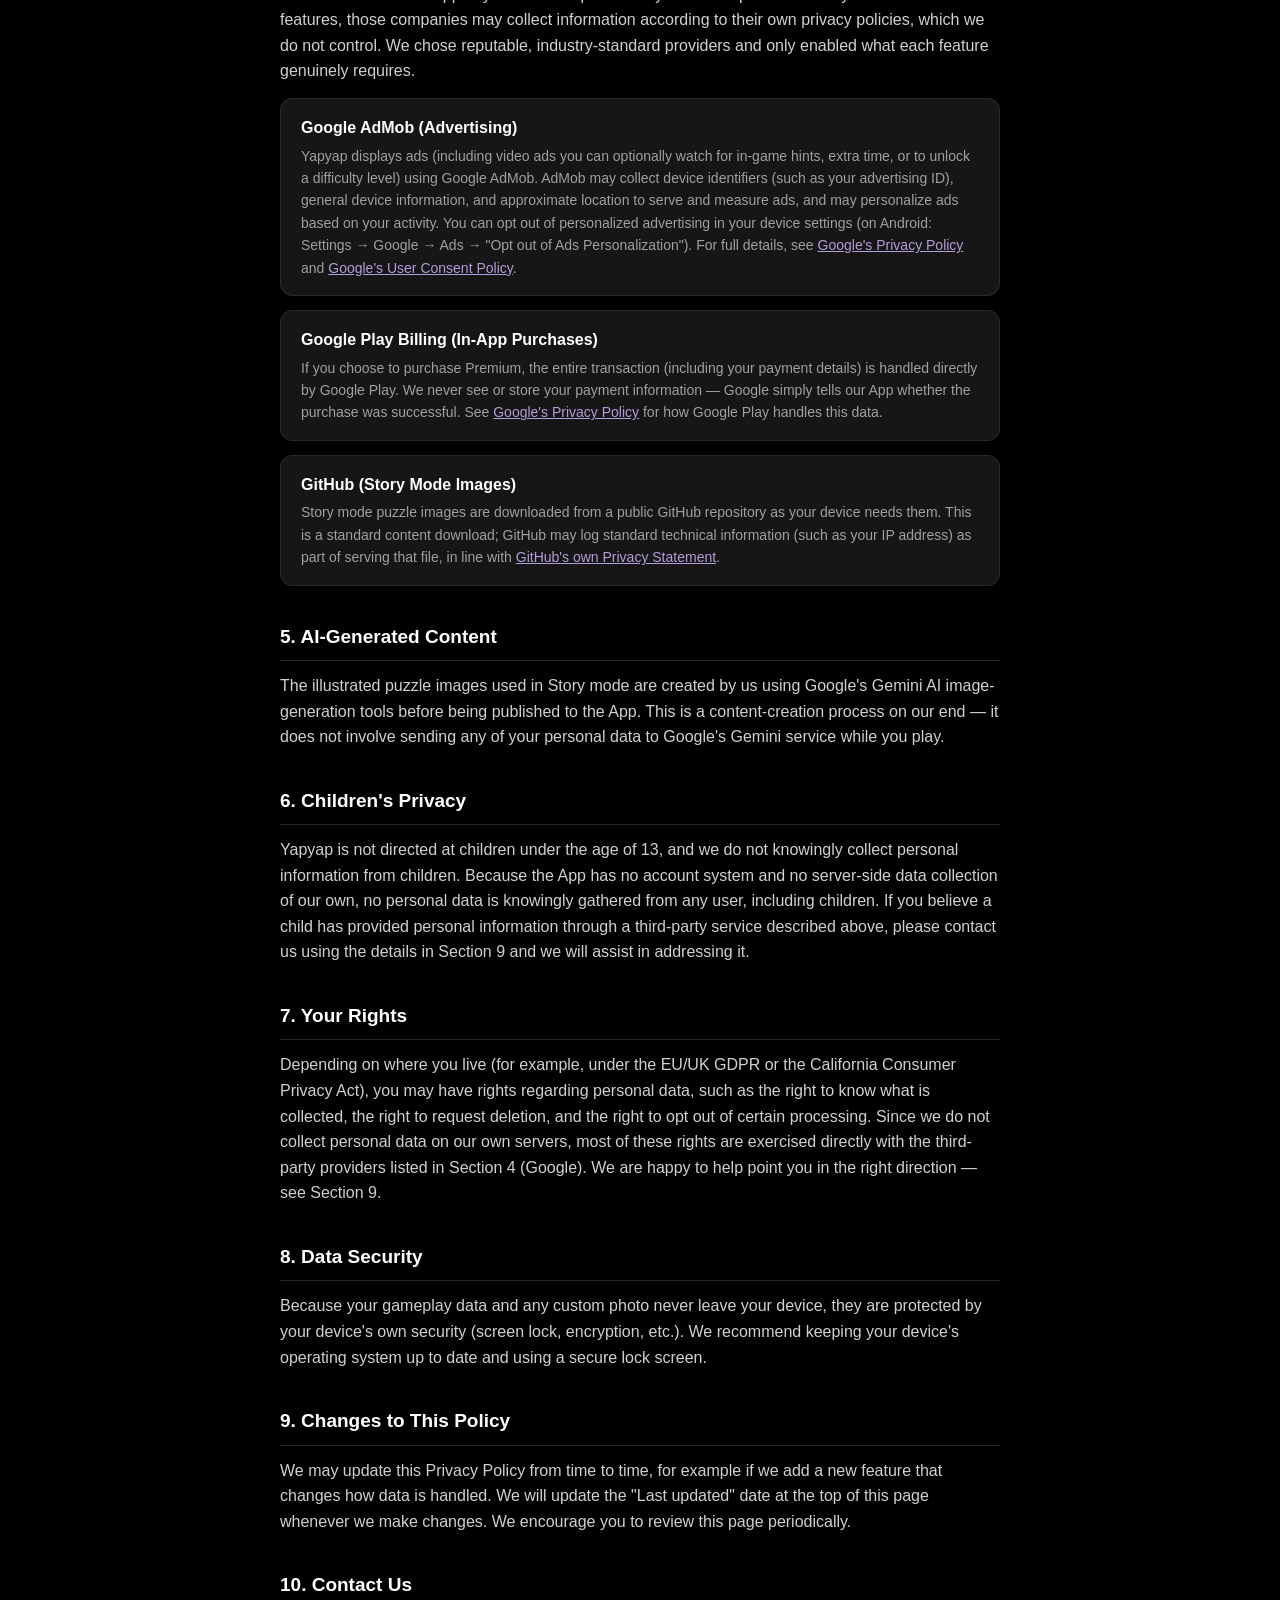
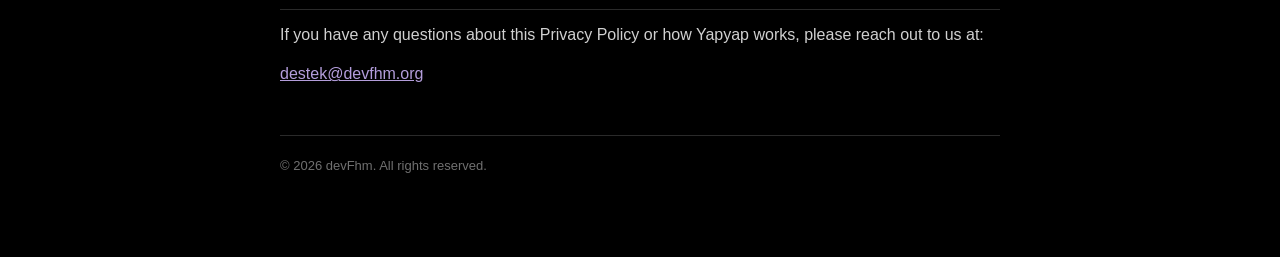
<file: yapyap/privacy-policy.html>
<!DOCTYPE html>
<html lang="en">
<head>
<meta charset="UTF-8">
<meta name="viewport" content="width=device-width, initial-scale=1.0">
<title>Yapyap — Privacy Policy</title>
<style>
  :root {
    color-scheme: dark;
  }
  body {
    background-color: #000000;
    color: #ffffff;
    font-family: -apple-system, BlinkMacSystemFont, "Segoe UI", Roboto, Helvetica, Arial, sans-serif;
    line-height: 1.6;
    margin: 0;
    padding: 0;
  }
  .container {
    max-width: 720px;
    margin: 0 auto;
    padding: 40px 24px 80px;
  }
  h1 {
    font-size: 28px;
    font-weight: 700;
    margin-bottom: 4px;
  }
  .subtitle {
    color: #a0a0a0;
    font-size: 14px;
    margin-bottom: 32px;
  }
  h2 {
    font-size: 19px;
    font-weight: 700;
    margin-top: 36px;
    margin-bottom: 12px;
    color: #ffffff;
    border-bottom: 1px solid #2a2a2a;
    padding-bottom: 8px;
  }
  p {
    color: #d0d0d0;
    margin: 0 0 14px;
  }
  ul {
    color: #d0d0d0;
    margin: 0 0 14px;
    padding-left: 22px;
  }
  li {
    margin-bottom: 8px;
  }
  a {
    color: #b39ddb;
    text-decoration: underline;
  }
  a:hover {
    color: #d1c4e9;
  }
  .card {
    background-color: #161616;
    border: 1px solid #2a2a2a;
    border-radius: 12px;
    padding: 16px 20px;
    margin-bottom: 14px;
  }
  .card-title {
    font-weight: 700;
    color: #ffffff;
    margin-bottom: 4px;
  }
  .card-desc {
    color: #a0a0a0;
    font-size: 14px;
    margin: 0;
  }
  .highlight {
    background-color: #1a1330;
    border: 1px solid #4a2f78;
    border-radius: 12px;
    padding: 16px 20px;
    margin-bottom: 20px;
  }
  .highlight p {
    color: #e0d6f5;
    margin: 0;
  }
  footer {
    margin-top: 48px;
    padding-top: 20px;
    border-top: 1px solid #2a2a2a;
    color: #707070;
    font-size: 13px;
  }
  code {
    background-color: #1e1e1e;
    padding: 2px 6px;
    border-radius: 4px;
    font-size: 13px;
  }
</style>
</head>
<body>
<div class="container">

  <h1>Privacy Policy for Yapyap</h1>
  <p class="subtitle">Last updated: July 27, 2026</p>

  <div class="highlight">
    <p><strong>The short version:</strong> Yapyap does not have its own server, does not require an account, and does not collect or store your personal data on any server we control. Your game progress, statistics, and any photo you use in Custom Puzzle mode stay entirely on your own device. The only data that leaves your device is handled by trusted third-party services (Google AdMob for ads and Google Play Billing for purchases), described in full detail below.</p>
  </div>

  <h2>1. Who We Are</h2>
  <p>Yapyap is a jigsaw puzzle game developed by devFhm ("we", "us", "our"). This Privacy Policy explains what information is (and is not) collected when you use the Yapyap mobile application ("the App").</p>

  <h2>2. Information We Do Not Collect</h2>
  <p>We do not operate a backend server for Yapyap, and we do not ask you to create an account. As a direct result:</p>
  <ul>
    <li>We do not collect your name, email address, or any account credentials.</li>
    <li>We do not collect or transmit your photos. If you use <strong>Custom Puzzle</strong> mode, the photo you select is cropped and resized entirely on your device and is never uploaded anywhere.</li>
    <li>We do not use any analytics or tracking SDKs of our own (no Firebase Analytics, no crash-reporting network calls, no first-party tracking pixels).</li>
    <li>We do not sell, rent, or share your data, because we do not collect any to begin with.</li>
  </ul>

  <h2>3. Information Stored Locally on Your Device</h2>
  <p>The App stores the following information locally, using an on-device database (Hive). This data never leaves your device unless you explicitly export it yourself, and it is automatically deleted if you uninstall the App:</p>

  <div class="card">
    <div class="card-title">Game Progress &amp; Statistics</div>
    <p class="card-desc">Which Story chapter you are currently on, your best completion times, move counts, and the date/time you achieved them.</p>
  </div>
  <div class="card">
    <div class="card-title">Premium Status</div>
    <p class="card-desc">A simple flag indicating whether you have purchased Premium. This is automatically re-verified with Google Play (see Section 5) every time you open the App.</p>
  </div>
  <div class="card">
    <div class="card-title">Custom Puzzle Image</div>
    <p class="card-desc">The most recently cropped photo you chose for Custom Puzzle mode is cached temporarily in the App's private storage on your device so the puzzle can be regenerated (e.g., after changing difficulty). It is never uploaded to us or any third party.</p>
  </div>
  <div class="card">
    <div class="card-title">App Settings</div>
    <p class="card-desc">Minor technical counters (such as how many levels you've completed, used only to control how often ads are shown).</p>
  </div>

  <h2>4. Third-Party Services We Use</h2>
  <p>Some features of the App rely on services provided by other companies. When you use these features, those companies may collect information according to their own privacy policies, which we do not control. We chose reputable, industry-standard providers and only enabled what each feature genuinely requires.</p>

  <div class="card">
    <div class="card-title">Google AdMob (Advertising)</div>
    <p class="card-desc">
      Yapyap displays ads (including video ads you can optionally watch for in-game hints, extra time, or to unlock a difficulty level) using Google AdMob. AdMob may collect device identifiers (such as your advertising ID), general device information, and approximate location to serve and measure ads, and may personalize ads based on your activity. You can opt out of personalized advertising in your device settings (on Android: Settings → Google → Ads → "Opt out of Ads Personalization"). For full details, see <a href="https://policies.google.com/privacy" target="_blank" rel="noopener">Google's Privacy Policy</a> and <a href="https://www.google.com/about/company/user-consent-policy/" target="_blank" rel="noopener">Google's User Consent Policy</a>.
    </p>
  </div>

  <div class="card">
    <div class="card-title">Google Play Billing (In-App Purchases)</div>
    <p class="card-desc">
      If you choose to purchase Premium, the entire transaction (including your payment details) is handled directly by Google Play. We never see or store your payment information — Google simply tells our App whether the purchase was successful. See <a href="https://policies.google.com/privacy" target="_blank" rel="noopener">Google's Privacy Policy</a> for how Google Play handles this data.
    </p>
  </div>

  <div class="card">
    <div class="card-title">GitHub (Story Mode Images)</div>
    <p class="card-desc">
      Story mode puzzle images are downloaded from a public GitHub repository as your device needs them. This is a standard content download; GitHub may log standard technical information (such as your IP address) as part of serving that file, in line with <a href="https://docs.github.com/en/site-policy/privacy-policies/github-privacy-statement" target="_blank" rel="noopener">GitHub's own Privacy Statement</a>.
    </p>
  </div>

  <h2>5. AI-Generated Content</h2>
  <p>The illustrated puzzle images used in Story mode are created by us using Google's Gemini AI image-generation tools before being published to the App. This is a content-creation process on our end — it does not involve sending any of your personal data to Google's Gemini service while you play.</p>

  <h2>6. Children's Privacy</h2>
  <p>Yapyap is not directed at children under the age of 13, and we do not knowingly collect personal information from children. Because the App has no account system and no server-side data collection of our own, no personal data is knowingly gathered from any user, including children. If you believe a child has provided personal information through a third-party service described above, please contact us using the details in Section 9 and we will assist in addressing it.</p>

  <h2>7. Your Rights</h2>
  <p>Depending on where you live (for example, under the EU/UK GDPR or the California Consumer Privacy Act), you may have rights regarding personal data, such as the right to know what is collected, the right to request deletion, and the right to opt out of certain processing. Since we do not collect personal data on our own servers, most of these rights are exercised directly with the third-party providers listed in Section 4 (Google). We are happy to help point you in the right direction — see Section 9.</p>

  <h2>8. Data Security</h2>
  <p>Because your gameplay data and any custom photo never leave your device, they are protected by your device's own security (screen lock, encryption, etc.). We recommend keeping your device's operating system up to date and using a secure lock screen.</p>

  <h2>9. Changes to This Policy</h2>
  <p>We may update this Privacy Policy from time to time, for example if we add a new feature that changes how data is handled. We will update the "Last updated" date at the top of this page whenever we make changes. We encourage you to review this page periodically.</p>

  <h2>10. Contact Us</h2>
  <p>If you have any questions about this Privacy Policy or how Yapyap works, please reach out to us at:</p>
  <p><a href="mailto:destek@devfhm.org">destek@devfhm.org</a></p>

  <footer>
    &copy; 2026 devFhm. All rights reserved.
  </footer>

</div>
</body>
</html>
</file>
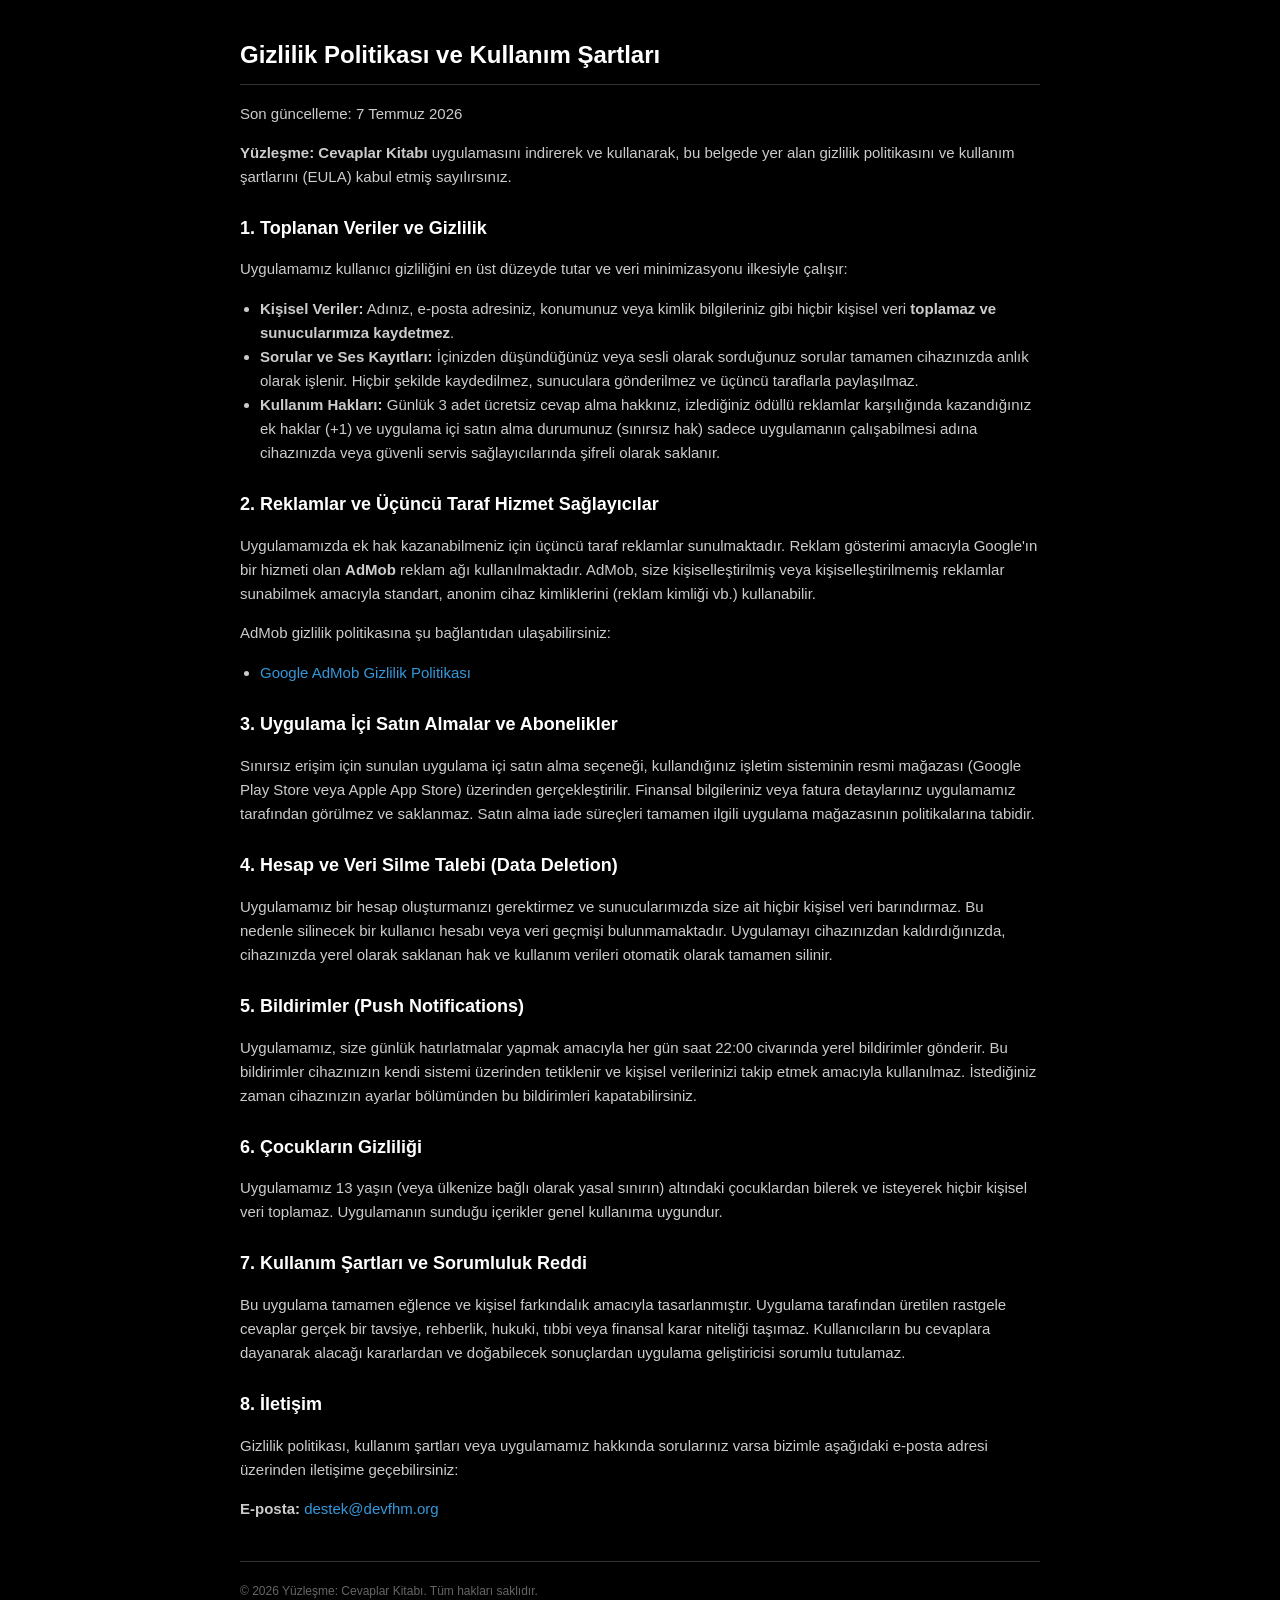
<file: yuzlesme/privacy-policy.html>
<!DOCTYPE html>
<html lang="tr">
<head>
    <meta charset="UTF-8">
    <meta name="viewport" content="width=device-width, initial-scale=1.0">
    <title>Gizlilik Politikası ve Kullanım Şartları - Yüzleşme: Cevaplar Kitabı</title>
    <style>
        body {
            background-color: #000000;
            color: #ffffff;
            font-family: -apple-system, BlinkMacSystemFont, "Segoe UI", Roboto, Helvetica, Arial, sans-serif;
            line-height: 1.6;
            padding: 20px;
            max-width: 800px;
            margin: 0 auto;
        }
        h1 {
            color: #ffffff;
            border-bottom: 1px solid #333333;
            padding-bottom: 10px;
            font-size: 24px;
        }
        h2 {
            color: #ffffff;
            font-size: 18px;
            margin-top: 25px;
        }
        p, li {
            color: #cccccc;
            font-size: 15px;
        }
        ul {
            padding-left: 20px;
        }
        a {
            color: #3498db;
            text-decoration: none;
        }
        a:hover {
            text-decoration: underline;
        }
        .footer {
            margin-top: 40px;
            border-top: 1px solid #333333;
            padding-top: 20px;
            font-size: 12px;
            color: #666666;
        }
    </style>
</head>
<body>

    <h1>Gizlilik Politikası ve Kullanım Şartları</h1>
    <p>Son güncelleme: 7 Temmuz 2026</p>

    <p><strong>Yüzleşme: Cevaplar Kitabı</strong> uygulamasını indirerek ve kullanarak, bu belgede yer alan gizlilik politikasını ve kullanım şartlarını (EULA) kabul etmiş sayılırsınız.</p>

    <h2>1. Toplanan Veriler ve Gizlilik</h2>
    <p>Uygulamamız kullanıcı gizliliğini en üst düzeyde tutar ve veri minimizasyonu ilkesiyle çalışır:</p>
    <ul>
        <li><strong>Kişisel Veriler:</strong> Adınız, e-posta adresiniz, konumunuz veya kimlik bilgileriniz gibi hiçbir kişisel veri <strong>toplamaz ve sunucularımıza kaydetmez</strong>.</li>
        <li><strong>Sorular ve Ses Kayıtları:</strong> İçinizden düşündüğünüz veya sesli olarak sorduğunuz sorular tamamen cihazınızda anlık olarak işlenir. Hiçbir şekilde kaydedilmez, sunuculara gönderilmez ve üçüncü taraflarla paylaşılmaz.</li>
        <li><strong>Kullanım Hakları:</strong> Günlük 3 adet ücretsiz cevap alma hakkınız, izlediğiniz ödüllü reklamlar karşılığında kazandığınız ek haklar (+1) ve uygulama içi satın alma durumunuz (sınırsız hak) sadece uygulamanın çalışabilmesi adına cihazınızda veya güvenli servis sağlayıcılarında şifreli olarak saklanır.</li>
    </ul>

    <h2>2. Reklamlar ve Üçüncü Taraf Hizmet Sağlayıcılar</h2>
    <p>Uygulamamızda ek hak kazanabilmeniz için üçüncü taraf reklamlar sunulmaktadır. Reklam gösterimi amacıyla Google'ın bir hizmeti olan <strong>AdMob</strong> reklam ağı kullanılmaktadır. AdMob, size kişiselleştirilmiş veya kişiselleştirilmemiş reklamlar sunabilmek amacıyla standart, anonim cihaz kimliklerini (reklam kimliği vb.) kullanabilir.</p>
    <p>AdMob gizlilik politikasına şu bağlantıdan ulaşabilirsiniz:</p>
    <ul>
        <li><a href="https://google.com" target="_blank" rel="noopener noreferrer">Google AdMob Gizlilik Politikası</a></li>
    </ul>

    <h2>3. Uygulama İçi Satın Almalar ve Abonelikler</h2>
    <p>Sınırsız erişim için sunulan uygulama içi satın alma seçeneği, kullandığınız işletim sisteminin resmi mağazası (Google Play Store veya Apple App Store) üzerinden gerçekleştirilir. Finansal bilgileriniz veya fatura detaylarınız uygulamamız tarafından görülmez ve saklanmaz. Satın alma iade süreçleri tamamen ilgili uygulama mağazasının politikalarına tabidir.</p>

    <h2>4. Hesap ve Veri Silme Talebi (Data Deletion)</h2>
    <p>Uygulamamız bir hesap oluşturmanızı gerektirmez ve sunucularımızda size ait hiçbir kişisel veri barındırmaz. Bu nedenle silinecek bir kullanıcı hesabı veya veri geçmişi bulunmamaktadır. Uygulamayı cihazınızdan kaldırdığınızda, cihazınızda yerel olarak saklanan hak ve kullanım verileri otomatik olarak tamamen silinir.</p>
<h2>5. Bildirimler (Push Notifications)</h2>
    <p>Uygulamamız, size günlük hatırlatmalar yapmak amacıyla her gün saat 22:00 civarında yerel bildirimler gönderir. Bu bildirimler cihazınızın kendi sistemi üzerinden tetiklenir ve kişisel verilerinizi takip etmek amacıyla kullanılmaz. İstediğiniz zaman cihazınızın ayarlar bölümünden bu bildirimleri kapatabilirsiniz.</p>

    <h2>6. Çocukların Gizliliği</h2>
    <p>Uygulamamız 13 yaşın (veya ülkenize bağlı olarak yasal sınırın) altındaki çocuklardan bilerek ve isteyerek hiçbir kişisel veri toplamaz. Uygulamanın sunduğu içerikler genel kullanıma uygundur.</p>

    <h2>7. Kullanım Şartları ve Sorumluluk Reddi</h2>
    <p>Bu uygulama tamamen eğlence ve kişisel farkındalık amacıyla tasarlanmıştır. Uygulama tarafından üretilen rastgele cevaplar gerçek bir tavsiye, rehberlik, hukuki, tıbbi veya finansal karar niteliği taşımaz. Kullanıcıların bu cevaplara dayanarak alacağı kararlardan ve doğabilecek sonuçlardan uygulama geliştiricisi sorumlu tutulamaz.</p>

    <h2>8. İletişim</h2>
    <p>Gizlilik politikası, kullanım şartları veya uygulamamız hakkında sorularınız varsa bizimle aşağıdaki e-posta adresi üzerinden iletişime geçebilirsiniz:</p>
    <p><strong>E-posta:</strong> <a href="mailto:destek@devfhm.org">destek@devfhm.org</a></p>

    <div class="footer">
        © 2026 Yüzleşme: Cevaplar Kitabı. Tüm hakları saklıdır.
    </div>

</body>
</html>
</file>
